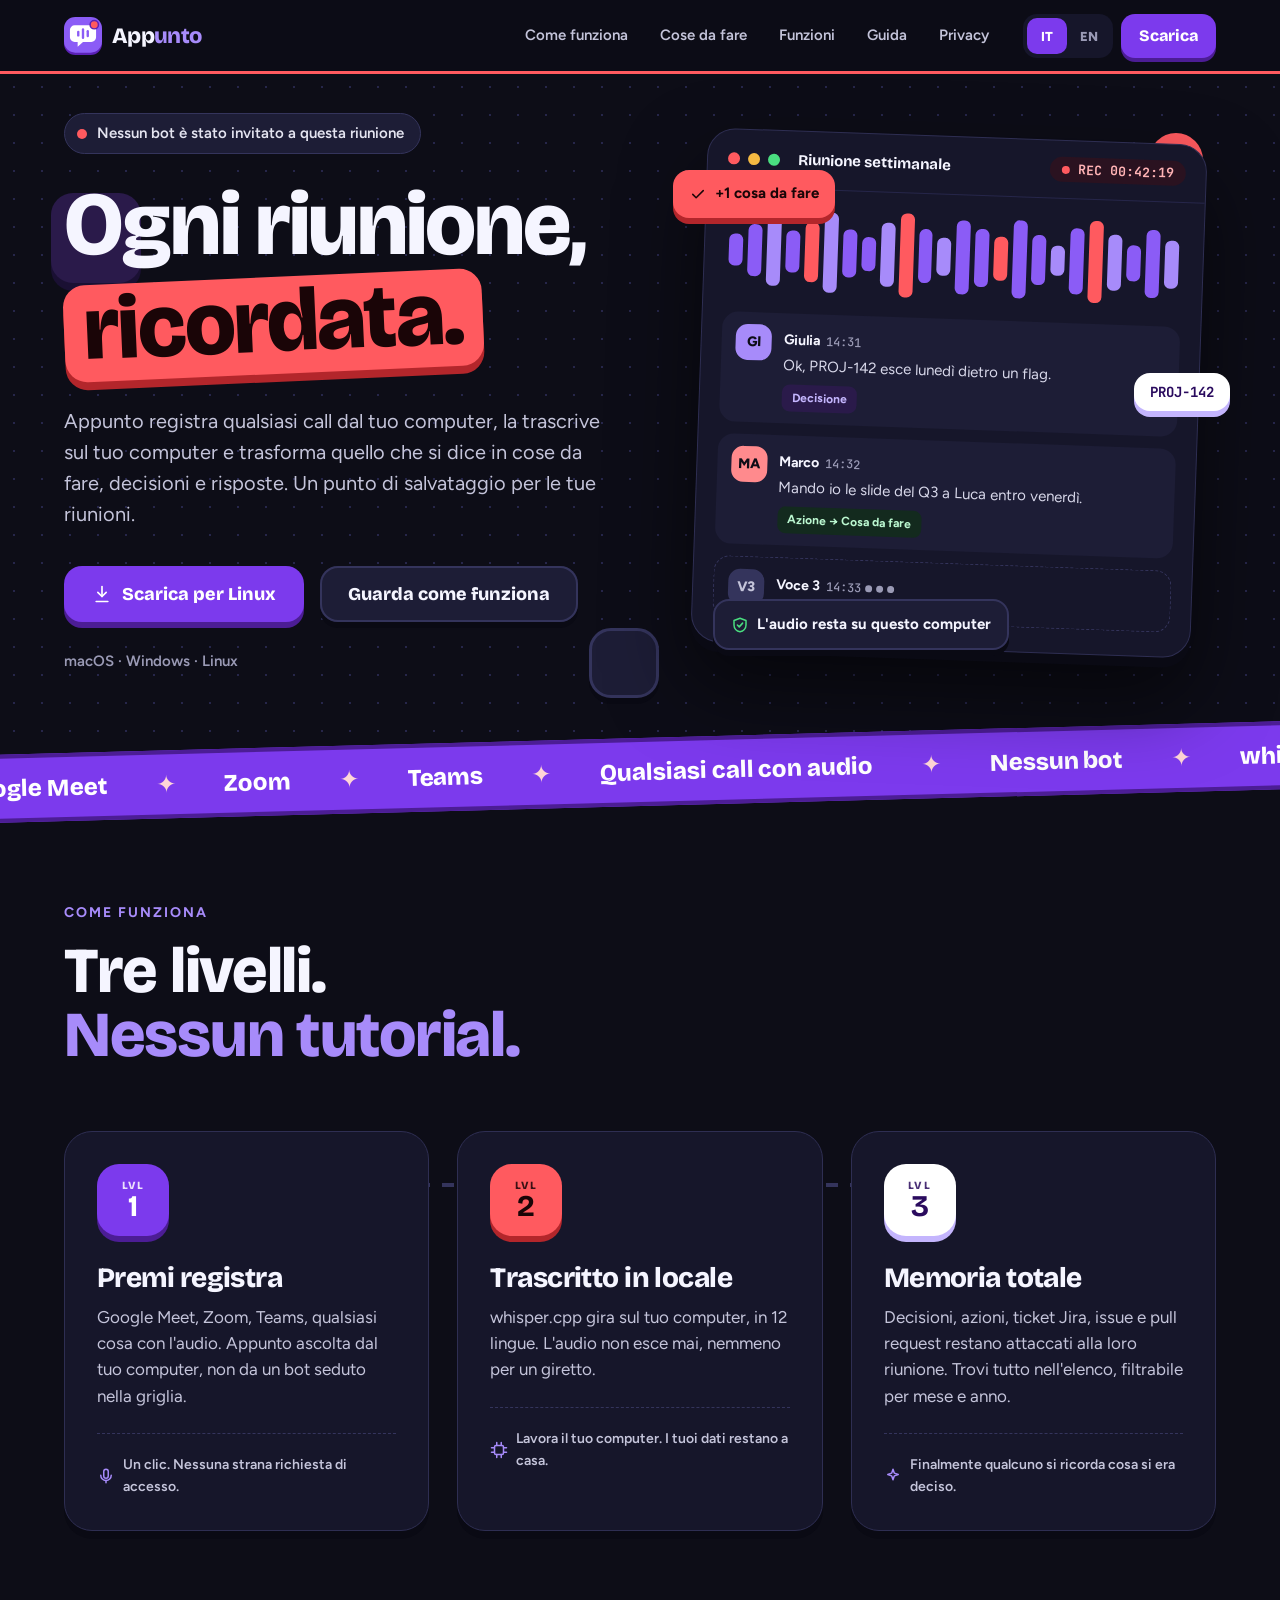
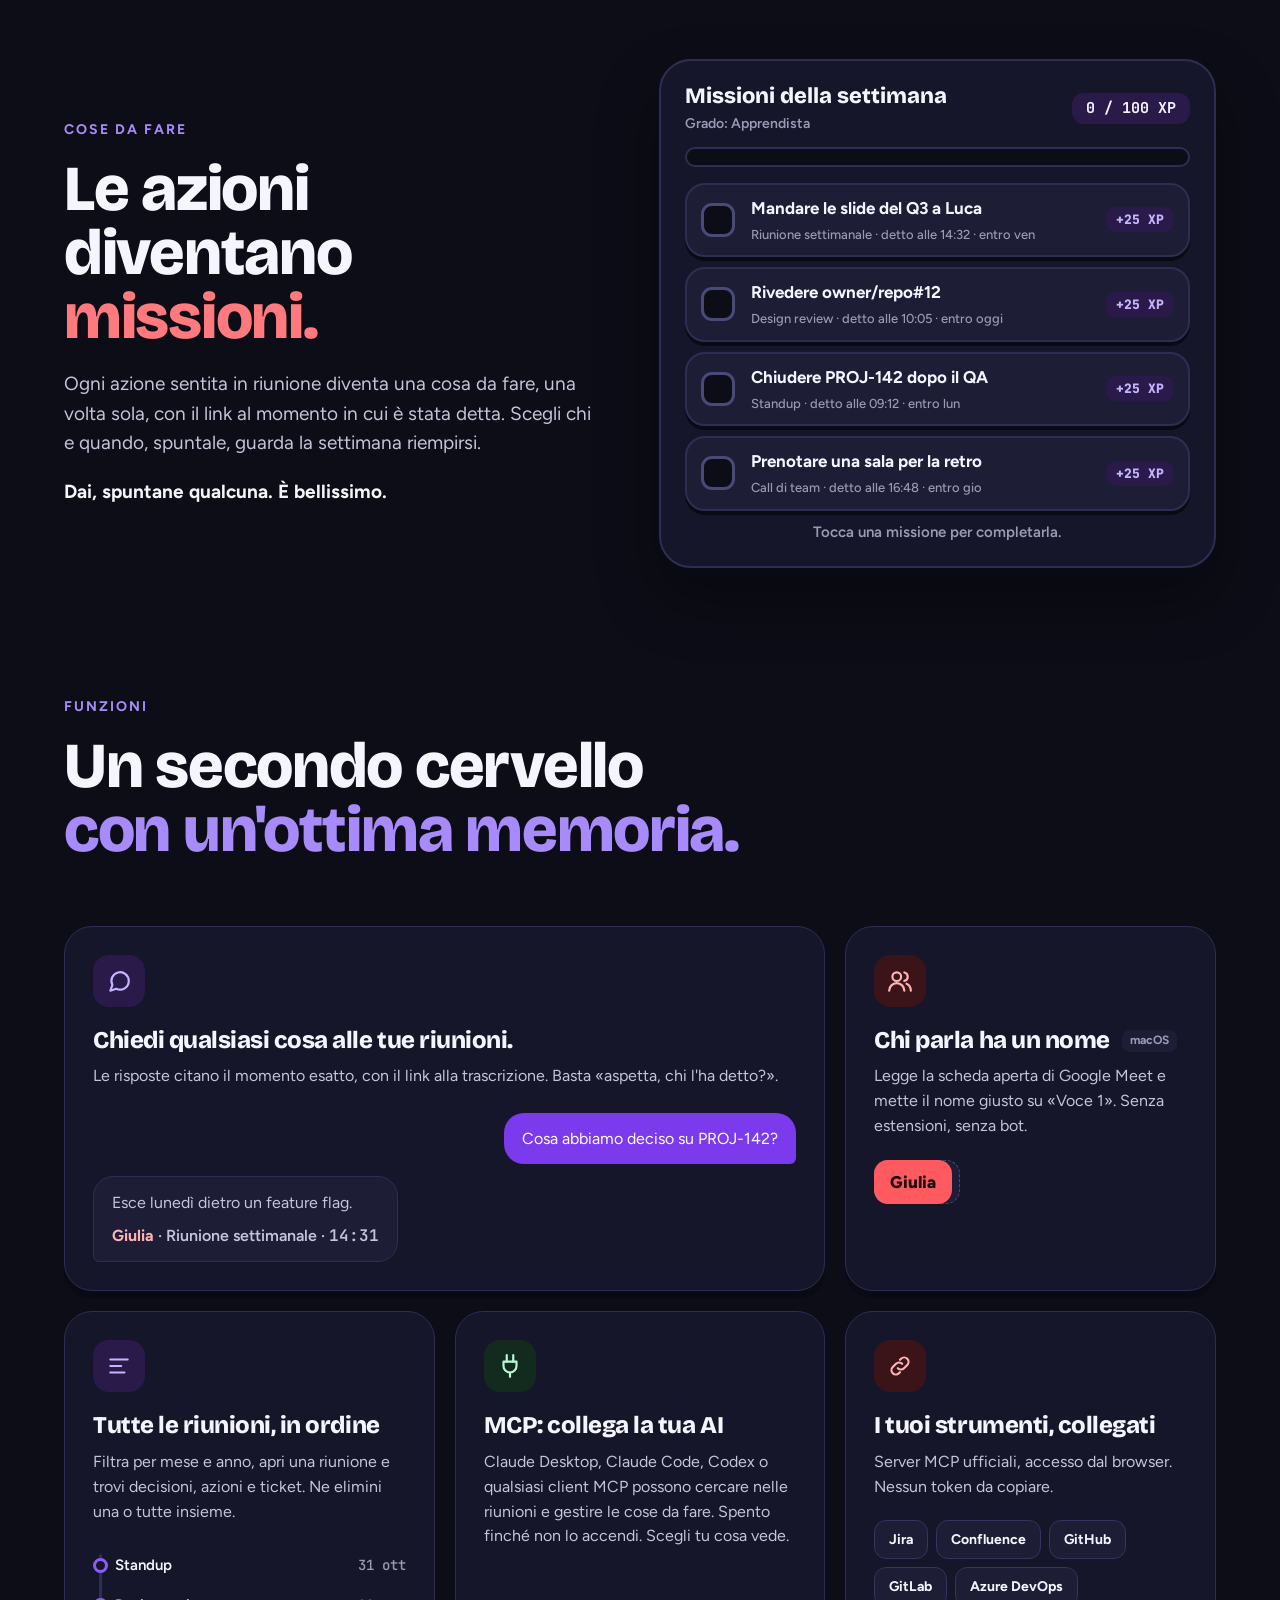
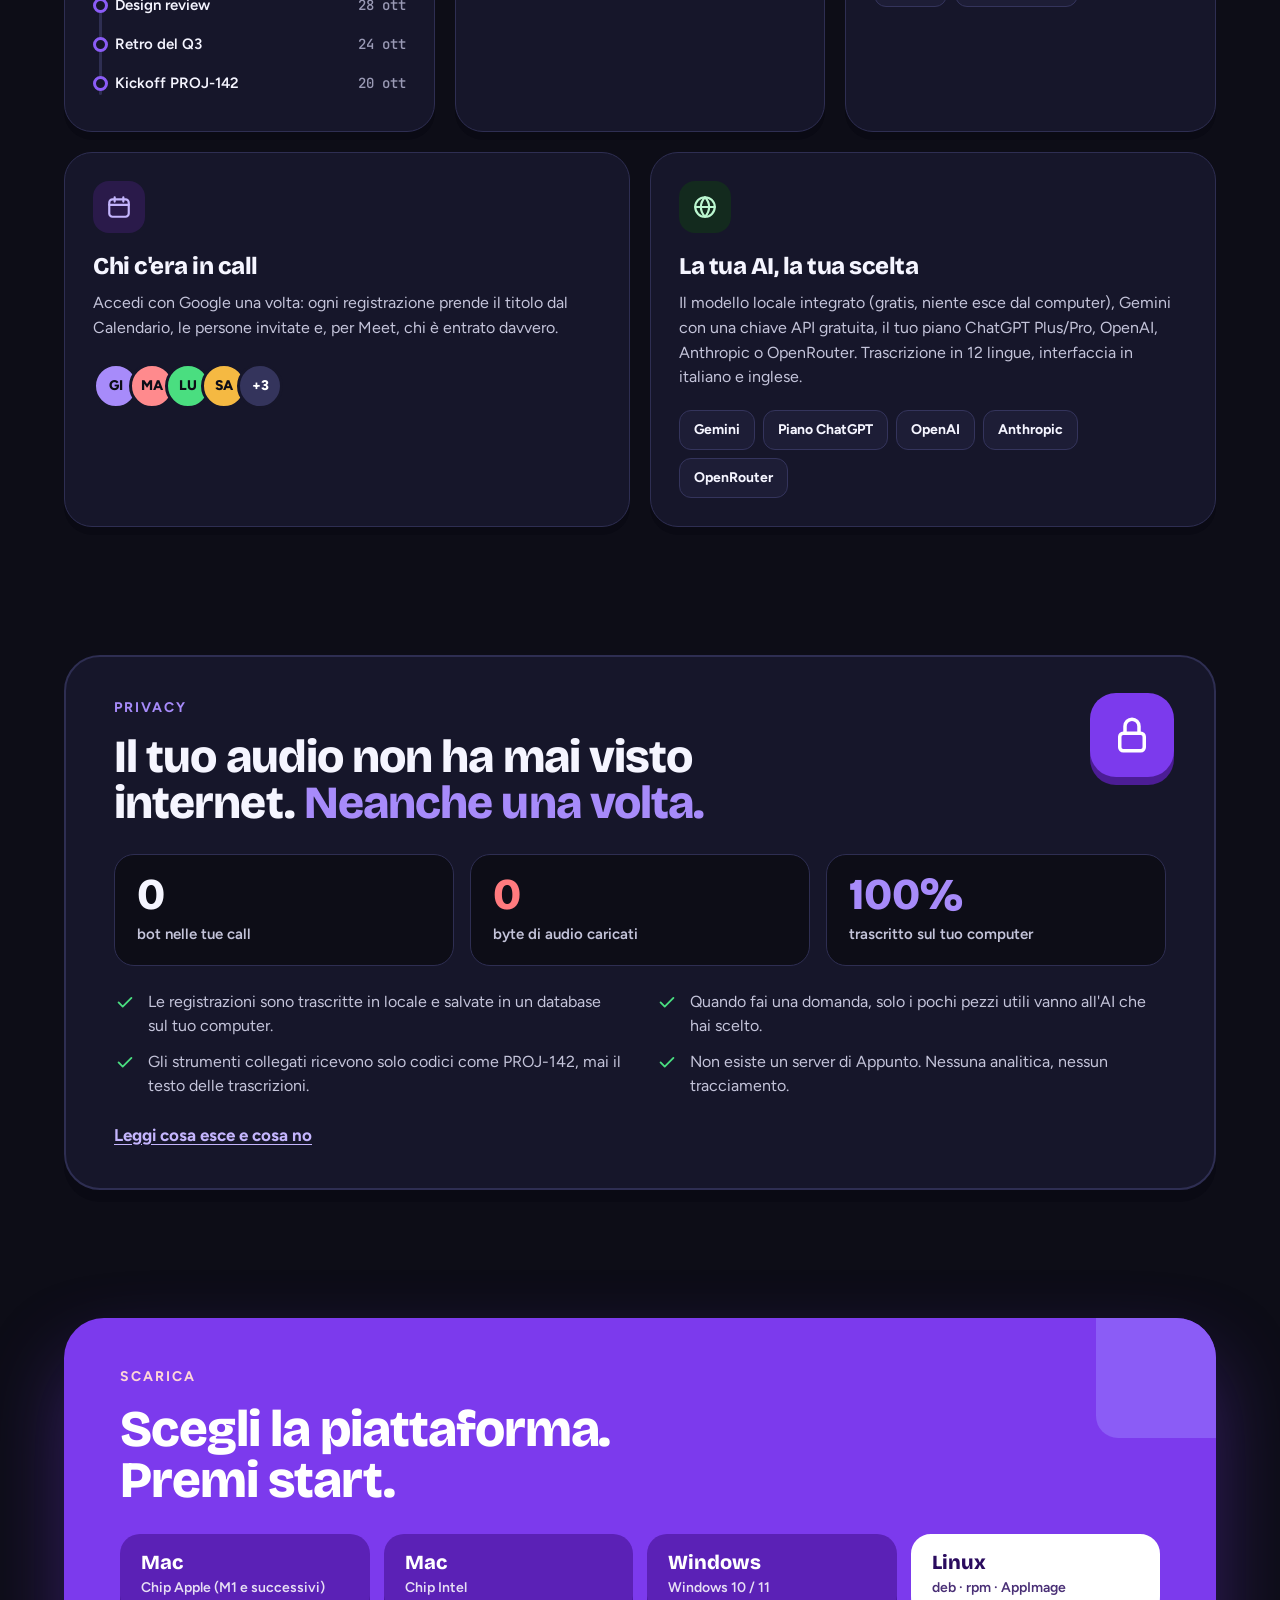
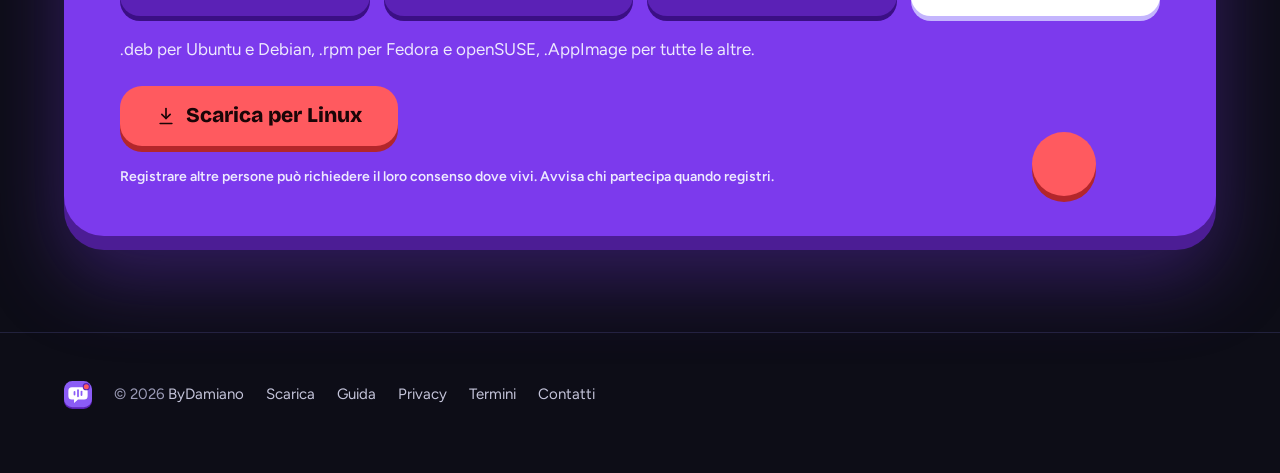
<file: index.html>
<!doctype html>
<html lang="it" data-i18n-page="home">
  <head>
    <meta charset="utf-8" />
    <meta name="viewport" content="width=device-width, initial-scale=1, viewport-fit=cover" />
    <title>Appunto: ogni riunione, ricordata</title>
    <meta name="description" content="Appunto registra le call di Meet, Zoom e Teams su Mac, Windows e Linux, le trascrive sul tuo computer e trasforma quello che si dice in cose da fare, decisioni e risposte. Nessun bot in riunione." />
    <link rel="canonical" href="https://bydamiano.github.io/appunto-site/" />
    <meta name="robots" content="index, follow" />
    <meta name="theme-color" content="#0d0d17" />
    <link rel="icon" href="favicon.ico" sizes="any" />
    <link rel="icon" href="icon.svg" type="image/svg+xml" />
    <link rel="apple-touch-icon" href="apple-touch-icon.png" />
    <link rel="manifest" href="site.webmanifest" />
    <meta property="og:type" content="website" />
    <meta property="og:site_name" content="Appunto" />
    <meta property="og:title" content="Appunto: ogni riunione, ricordata. Nessun bot invitato." />
    <meta property="og:description" content="Registra le call, le trascrive sul tuo computer e trasforma le promesse in cose da fare. Nessun bot in riunione." />
    <meta property="og:url" content="https://bydamiano.github.io/appunto-site/" />
    <meta property="og:image" content="https://bydamiano.github.io/appunto-site/og.png" />
    <meta property="og:image:width" content="1200" />
    <meta property="og:image:height" content="630" />
    <meta property="og:image:alt" content="L'app Appunto mentre registra una riunione e crea le cose da fare" />
    <meta property="og:locale" content="it_IT" />
    <meta property="og:locale:alternate" content="en_US" />
    <meta name="twitter:card" content="summary_large_image" />
    <meta name="twitter:title" content="Appunto: ogni riunione, ricordata. Nessun bot invitato." />
    <meta name="twitter:description" content="Registra le call, le trascrive sul tuo computer e trasforma le promesse in cose da fare. Nessun bot in riunione." />
    <meta name="twitter:image" content="https://bydamiano.github.io/appunto-site/og.png" />
    <link rel="preconnect" href="https://fonts.googleapis.com" />
    <link rel="preconnect" href="https://fonts.gstatic.com" crossorigin />
    <link rel="stylesheet" href="https://fonts.googleapis.com/css2?family=Bricolage+Grotesque:opsz,wght@12..96,500..800&family=Figtree:wght@400;500;600;700;800&family=JetBrains+Mono:wght@500;700&display=swap" />
    <link rel="stylesheet" href="style.css" />
    <script type="application/ld+json">
      {
        "@context": "https://schema.org",
        "@type": "SoftwareApplication",
        "name": "Appunto",
        "description": "Records meetings from Google Meet, Zoom, Teams and any app on your computer, transcribes them locally and turns action items into to-dos. No bot joins the call.",
        "applicationCategory": "BusinessApplication",
        "operatingSystem": "macOS, Windows, Linux",
        "softwareVersion": "1.0.0",
        "url": "https://bydamiano.github.io/appunto-site/",
        "downloadUrl": "https://bydamiano.github.io/appunto-site/download.html",
        "image": "https://bydamiano.github.io/appunto-site/icon-512.png",
        "screenshot": "https://bydamiano.github.io/appunto-site/og.png",
        "inLanguage": ["it", "en"],
        "author": { "@type": "Organization", "name": "ByDamiano", "url": "https://bydamiano.me" }
      }
    </script>
    <script src="site.js" defer></script>
  </head>
  <body>
    <header class="top">
      <div class="wrap top-in">
        <a class="brand" href="./" aria-current="page"><img src="logo.svg" alt="" width="38" height="38" /><span>App<span class="unto">unto</span></span></a>
        <nav class="links" aria-label="Sito" data-i18n-label="nav.label">
          <a href="#come-funziona" data-i18n="nav.how">Come funziona</a>
          <a href="#cose-da-fare" data-i18n="nav.todos">Cose da fare</a>
          <a href="#funzioni" data-i18n="nav.features">Funzioni</a>
          <a href="guide.html" data-i18n="nav.guide">Guida</a>
          <a href="privacy.html" data-i18n="nav.privacy">Privacy</a>
        </nav>
        <div class="top-actions">
          <div class="lang" role="group" aria-label="Lingua" data-i18n-label="lang.label">
            <button type="button" data-lang="it" aria-pressed="true">IT</button>
            <button type="button" data-lang="en" aria-pressed="false">EN</button>
          </div>
          <a class="btn btn-primary btn-sm" href="#scarica" data-i18n="cta.download">Scarica</a>
        </div>
      </div>
      <div class="progress" aria-hidden="true"></div>
    </header>

    <main>
      <!-- Hero -->
      <section class="hero">
        <div class="shape spin-slow" aria-hidden="true" style="width: 90px; height: 90px; left: 4%; top: 120px; background: #2a1a4a; box-shadow: 0 8px 0 #1a1033"></div>
        <div class="shape float d2" aria-hidden="true" style="width: 54px; height: 54px; right: 6%; top: 60px; border-radius: 50%; background: #ff5a5f; box-shadow: 0 6px 0 #b3262b"></div>
        <div class="shape float d3" aria-hidden="true" style="width: 70px; height: 70px; left: 46%; bottom: 40px; background: #1d1d36; border: 3px solid #34345c; box-shadow: 0 6px 0 #0a0a14"></div>

        <div class="wrap hero-grid">
          <div>
            <p class="pill"><span class="pulse"></span><span data-i18n="hero.pill">Nessun bot è stato invitato a questa riunione</span></p>
            <h1><span data-i18n="hero.l1">Ogni riunione,</span><span class="sticker" data-i18n="hero.l2">ricordata.</span></h1>
            <p class="hero-lead" data-i18n="hero.sub">Appunto registra qualsiasi call dal tuo computer, la trascrive sul tuo computer e trasforma quello che si dice in cose da fare, decisioni e risposte. Un punto di salvataggio per le tue riunioni.</p>
            <div class="cta">
              <a class="btn btn-primary" href="#scarica">
                <svg class="ico" viewBox="0 0 24 24" aria-hidden="true"><path d="M12 3v12" /><path d="M7 10l5 5 5-5" /><path d="M5 21h14" /></svg>
                <span data-os-cta>Scarica Appunto</span>
              </a>
              <a class="btn btn-ghost" href="#come-funziona" data-i18n="hero.how">Guarda come funziona</a>
            </div>
            <p class="hero-meta">macOS · Windows · Linux</p>
          </div>

          <div class="hero-art hero-out">
            <figure class="window" aria-label="Esempio: una riunione registrata con Appunto" data-i18n-label="demo.label">
              <div class="win-bar">
                <span class="dot" style="background: #ff5a5f"></span>
                <span class="dot" style="background: #f5b942"></span>
                <span class="dot" style="background: #4ade80"></span>
                <span class="title" data-i18n="demo.title">Riunione settimanale</span>
                <span class="rec"><span class="pulse"></span>REC <span data-timer>00:42:17</span></span>
              </div>
              <div class="wave" aria-hidden="true">
                <i style="--h: 38%; --d: 0s"></i><i style="--h: 62%; --d: -0.13s"></i><i style="--h: 84%; --d: -0.26s"></i><i style="--h: 50%; --d: -0.39s"></i>
                <i style="--h: 72%; --d: -0.52s"></i><i style="--h: 96%; --d: -0.65s"></i><i style="--h: 58%; --d: -0.78s"></i><i style="--h: 40%; --d: -0.91s"></i>
                <i style="--h: 76%; --d: -1.04s"></i><i style="--h: 100%; --d: -0.07s"></i><i style="--h: 64%; --d: -0.2s"></i><i style="--h: 46%; --d: -0.33s"></i>
                <i style="--h: 88%; --d: -0.46s"></i><i style="--h: 70%; --d: -0.59s"></i><i style="--h: 52%; --d: -0.72s"></i><i style="--h: 92%; --d: -0.85s"></i>
                <i style="--h: 60%; --d: -0.98s"></i><i style="--h: 36%; --d: -0.01s"></i><i style="--h: 78%; --d: -0.14s"></i><i style="--h: 98%; --d: -0.27s"></i>
                <i style="--h: 66%; --d: -0.4s"></i><i style="--h: 44%; --d: -0.53s"></i><i style="--h: 82%; --d: -0.66s"></i><i style="--h: 56%; --d: -0.79s"></i>
              </div>
              <div class="lines">
                <div class="line">
                  <span class="avatar" style="background: #a78bfa">GI</span>
                  <div>
                    <span class="who">Giulia</span><span class="when">14:31</span>
                    <p class="said" data-i18n="demo.l1">Ok, PROJ-142 esce lunedì dietro un flag.</p>
                    <span class="tag decision" data-i18n="demo.decision">Decisione</span>
                  </div>
                </div>
                <div class="line">
                  <span class="avatar" style="background: #ff8a8d">MA</span>
                  <div>
                    <span class="who">Marco</span><span class="when">14:32</span>
                    <p class="said" data-i18n="demo.l2">Mando io le slide del Q3 a Luca entro venerdì.</p>
                    <span class="tag todo" data-i18n="demo.todo">Azione → Cosa da fare</span>
                  </div>
                </div>
                <div class="line waiting">
                  <span class="avatar" style="background: #34345c; color: #c4c4da">V3</span>
                  <div>
                    <span class="who" data-i18n="demo.v3">Voce 3</span><span class="when">14:33</span>
                    <div class="typing" aria-hidden="true"><span></span><span></span><span></span></div>
                  </div>
                </div>
              </div>
            </figure>

            <div class="float-chip c1 float" aria-hidden="true">
              <svg class="ico" viewBox="0 0 24 24"><path d="M5 12.5l4.5 4.5L19 7.5" /></svg>
              <span data-i18n="chip.todo">+1 cosa da fare</span>
            </div>
            <div class="float-chip c2 float d2" aria-hidden="true">PROJ-142</div>
            <div class="float-chip c3 float d3" aria-hidden="true">
              <svg class="ico" viewBox="0 0 24 24"><path d="M12 3l8 3v6c0 4.5-3.4 8.3-8 9-4.6-.7-8-4.5-8-9V6z" /><path d="M8.5 12l2.5 2.5 4.5-5" /></svg>
              <span data-i18n="chip.local">L'audio resta su questo computer</span>
            </div>
          </div>
        </div>
      </section>

      <!-- Marquee -->
      <div class="marquee" role="img" aria-label="Funziona con Google Meet, Zoom, Teams e qualsiasi call con audio" data-i18n-label="mq.label">
        <div class="track" aria-hidden="true">
          <span>Google Meet</span><span>Zoom</span><span>Teams</span><span data-i18n="mq.any">Qualsiasi call con audio</span><span data-i18n="mq.bots">Nessun bot</span><span data-i18n="mq.local">whisper.cpp sul tuo computer</span><span data-i18n="mq.langs">12 lingue</span><span>macOS</span><span>Windows</span><span>Linux</span>
          <span>Google Meet</span><span>Zoom</span><span>Teams</span><span data-i18n="mq.any">Qualsiasi call con audio</span><span data-i18n="mq.bots">Nessun bot</span><span data-i18n="mq.local">whisper.cpp sul tuo computer</span><span data-i18n="mq.langs">12 lingue</span><span>macOS</span><span>Windows</span><span>Linux</span>
        </div>
      </div>

      <!-- How it works -->
      <section class="sec" id="come-funziona" aria-labelledby="how-h">
        <div class="wrap">
          <p class="eyebrow reveal" data-i18n="how.eyebrow">Come funziona</p>
          <h2 class="h2 reveal" id="how-h"><span data-i18n="how.h1">Tre livelli.</span><br /><span class="grape" data-i18n="how.h2">Nessun tutorial.</span></h2>
          <ol class="lvl-grid">
            <li class="lvl-path" aria-hidden="true"></li>
            <li class="level pop-in">
              <div class="lvl-badge b1" aria-hidden="true"><small>LVL</small><b>1</b></div>
              <h3 data-i18n="lvl.1.h">Premi registra</h3>
              <p data-i18n="lvl.1.p">Google Meet, Zoom, Teams, qualsiasi cosa con l'audio. Appunto ascolta dal tuo computer, non da un bot seduto nella griglia.</p>
              <p class="lvl-foot">
                <svg class="ico" viewBox="0 0 24 24" aria-hidden="true"><path d="M12 3a3 3 0 0 0-3 3v6a3 3 0 0 0 6 0V6a3 3 0 0 0-3-3z" /><path d="M19 11a7 7 0 0 1-14 0" /><path d="M12 18v3" /></svg>
                <span data-i18n="lvl.1.f">Un clic. Nessuna strana richiesta di accesso.</span>
              </p>
            </li>
            <li class="level pop-in">
              <div class="lvl-badge b2" aria-hidden="true"><small>LVL</small><b>2</b></div>
              <h3 data-i18n="lvl.2.h">Trascritto in locale</h3>
              <p data-i18n="lvl.2.p">whisper.cpp gira sul tuo computer, in 12 lingue. L'audio non esce mai, nemmeno per un giretto.</p>
              <p class="lvl-foot">
                <svg class="ico" viewBox="0 0 24 24" aria-hidden="true"><rect x="6" y="6" width="12" height="12" rx="2" /><path d="M9 2v4M15 2v4M9 18v4M15 18v4M2 9h4M2 15h4M18 9h4M18 15h4" /></svg>
                <span data-i18n="lvl.2.f">Lavora il tuo computer. I tuoi dati restano a casa.</span>
              </p>
            </li>
            <li class="level pop-in">
              <div class="lvl-badge b3" aria-hidden="true"><small>LVL</small><b>3</b></div>
              <h3 data-i18n="lvl.3.h">Memoria totale</h3>
              <p data-i18n="lvl.3.p">Decisioni, azioni, ticket Jira, issue e pull request restano attaccati alla loro riunione. Trovi tutto nell'elenco, filtrabile per mese e anno.</p>
              <p class="lvl-foot">
                <svg class="ico" viewBox="0 0 24 24" aria-hidden="true"><path d="M12 3l1.8 5.2L19 10l-5.2 1.8L12 17l-1.8-5.2L5 10l5.2-1.8z" /></svg>
                <span data-i18n="lvl.3.f">Finalmente qualcuno si ricorda cosa si era deciso.</span>
              </p>
            </li>
          </ol>
        </div>
      </section>

      <!-- To-dos: quest log -->
      <section class="sec tight" id="cose-da-fare" aria-labelledby="todo-h">
        <div class="wrap split">
          <div class="deal-l">
            <p class="eyebrow" data-i18n="todo.eyebrow">Cose da fare</p>
            <h2 class="h2" id="todo-h"><span data-i18n="todo.h1">Le azioni diventano</span> <span class="coral" data-i18n="todo.h2">missioni.</span></h2>
            <p class="sec-sub" data-i18n="todo.p">Ogni azione sentita in riunione diventa una cosa da fare, una volta sola, con il link al momento in cui è stata detta. Scegli chi e quando, spuntale, guarda la settimana riempirsi.</p>
            <p class="sec-sub strong" data-i18n="todo.try">Dai, spuntane qualcuna. È bellissimo.</p>
          </div>

          <div class="board deal-r" data-quests>
            <div class="board-head">
              <div>
                <p class="board-title" data-i18n="todo.board">Missioni della settimana</p>
                <p class="board-rank" data-quest-rank>Grado: Apprendista</p>
              </div>
              <p class="xp"><span data-quest-xp>0</span> / 100 XP</p>
            </div>
            <div class="xp-track" role="progressbar" aria-valuemin="0" aria-valuemax="100" aria-valuenow="0" aria-label="Avanzamento della settimana" data-i18n-label="todo.progress">
              <div class="xp-fill"></div>
            </div>
            <ul class="quests">
              <li><button type="button" class="quest" aria-pressed="false">
                <span class="check"><svg class="ico" viewBox="0 0 24 24" aria-hidden="true"><path d="M5 12.5l4.5 4.5L19 7.5" /></svg></span>
                <span class="q-text"><span class="q-title" data-i18n="q.1.t">Mandare le slide del Q3 a Luca</span><span class="q-meta" data-i18n="q.1.m">Riunione settimanale · detto alle 14:32 · entro ven</span></span>
                <span class="xp-tag">+25 XP</span>
              </button></li>
              <li><button type="button" class="quest" aria-pressed="false">
                <span class="check"><svg class="ico" viewBox="0 0 24 24" aria-hidden="true"><path d="M5 12.5l4.5 4.5L19 7.5" /></svg></span>
                <span class="q-text"><span class="q-title" data-i18n="q.2.t">Rivedere owner/repo#12</span><span class="q-meta" data-i18n="q.2.m">Design review · detto alle 10:05 · entro oggi</span></span>
                <span class="xp-tag">+25 XP</span>
              </button></li>
              <li><button type="button" class="quest" aria-pressed="false">
                <span class="check"><svg class="ico" viewBox="0 0 24 24" aria-hidden="true"><path d="M5 12.5l4.5 4.5L19 7.5" /></svg></span>
                <span class="q-text"><span class="q-title" data-i18n="q.3.t">Chiudere PROJ-142 dopo il QA</span><span class="q-meta" data-i18n="q.3.m">Standup · detto alle 09:12 · entro lun</span></span>
                <span class="xp-tag">+25 XP</span>
              </button></li>
              <li><button type="button" class="quest" aria-pressed="false">
                <span class="check"><svg class="ico" viewBox="0 0 24 24" aria-hidden="true"><path d="M5 12.5l4.5 4.5L19 7.5" /></svg></span>
                <span class="q-text"><span class="q-title" data-i18n="q.4.t">Prenotare una sala per la retro</span><span class="q-meta" data-i18n="q.4.m">Call di team · detto alle 16:48 · entro gio</span></span>
                <span class="xp-tag">+25 XP</span>
              </button></li>
            </ul>
            <p class="q-hint" data-quest-hint aria-live="polite">Tocca una missione per completarla.</p>
            <div class="levelup" data-quest-done hidden>
              <span class="confetti" aria-hidden="true" style="left: 3%; background: #ff5a5f; animation-delay: 0s"></span>
              <span class="confetti" aria-hidden="true" style="left: 10%; background: #a78bfa; animation-delay: 0.37s"></span>
              <span class="confetti" aria-hidden="true" style="left: 17%; background: #4ade80; animation-delay: 0.74s"></span>
              <span class="confetti" aria-hidden="true" style="left: 25%; background: #f5b942; animation-delay: 1.11s"></span>
              <span class="confetti" aria-hidden="true" style="left: 32%; background: #ffffff; animation-delay: 1.48s"></span>
              <span class="confetti" aria-hidden="true" style="left: 40%; background: #8b5cf6; animation-delay: 0.25s"></span>
              <span class="confetti" aria-hidden="true" style="left: 47%; background: #ff8a8d; animation-delay: 0.62s"></span>
              <span class="confetti" aria-hidden="true" style="left: 54%; background: #ff5a5f; animation-delay: 0.99s"></span>
              <span class="confetti" aria-hidden="true" style="left: 61%; background: #a78bfa; animation-delay: 1.36s"></span>
              <span class="confetti" aria-hidden="true" style="left: 69%; background: #4ade80; animation-delay: 0.13s"></span>
              <span class="confetti" aria-hidden="true" style="left: 76%; background: #f5b942; animation-delay: 0.5s"></span>
              <span class="confetti" aria-hidden="true" style="left: 83%; background: #ffffff; animation-delay: 0.87s"></span>
              <span class="confetti" aria-hidden="true" style="left: 90%; background: #8b5cf6; animation-delay: 1.24s"></span>
              <span class="confetti" aria-hidden="true" style="left: 97%; background: #ff8a8d; animation-delay: 0.01s"></span>
              <h3 data-i18n="todo.done.h">Settimana completata!</h3>
              <p data-i18n="todo.done.p">Il te del futuro ringrazia. Forse anche il tuo capo.</p>
              <button type="button" class="btn btn-coral btn-sm" data-quest-reset data-i18n="todo.again">Gioca ancora</button>
            </div>
          </div>
        </div>
      </section>

      <!-- Features -->
      <section class="sec tight" id="funzioni" aria-labelledby="feat-h">
        <div class="wrap">
          <p class="eyebrow reveal" data-i18n="feat.eyebrow">Funzioni</p>
          <h2 class="h2 reveal" id="feat-h"><span data-i18n="feat.h1">Un secondo cervello</span><br /><span class="grape" data-i18n="feat.h2">con un'ottima memoria.</span></h2>
          <div class="bento">
            <article class="feat wide reveal">
              <div class="feat-ico grape"><svg class="ico" viewBox="0 0 24 24" aria-hidden="true"><path d="M21 12a8 8 0 0 1-11.6 7.1L4 21l1.9-5.4A8 8 0 1 1 21 12z" /></svg></div>
              <h3 data-i18n="ask.h">Chiedi qualsiasi cosa alle tue riunioni.</h3>
              <p data-i18n="ask.p">Le risposte citano il momento esatto, con il link alla trascrizione. Basta «aspetta, chi l'ha detto?».</p>
              <div class="chat">
                <p class="bubble me" data-i18n="ask.q">Cosa abbiamo deciso su PROJ-142?</p>
                <div class="bubble app">
                  <p data-i18n="ask.a">Esce lunedì dietro un feature flag.</p>
                  <p class="cite"><b>Giulia</b> · <span data-i18n="demo.title">Riunione settimanale</span> · <span class="mono">14:31</span></p>
                </div>
              </div>
            </article>

            <article class="feat reveal">
              <div class="feat-ico coral"><svg class="ico" viewBox="0 0 24 24" aria-hidden="true"><circle cx="9" cy="8" r="4" /><path d="M2 21c0-3.9 3.1-7 7-7s7 3.1 7 7" /><path d="M16 4.1a4 4 0 0 1 0 7.8M18 14.5c2.4.9 4 3.2 4 6.5" /></svg></div>
              <h3><span data-i18n="names.h">Chi parla ha un nome</span> <span class="kicker">macOS</span></h3>
              <p data-i18n="names.p">Legge la scheda aperta di Google Meet e mette il nome giusto su «Voce 1». Senza estensioni, senza bot.</p>
              <div class="swap" aria-hidden="true"><span class="s-a" data-i18n="names.v1">Voce 1</span><span class="s-b">Giulia</span></div>
            </article>

            <article class="feat reveal">
              <div class="feat-ico grape"><svg class="ico" viewBox="0 0 24 24" aria-hidden="true"><path d="M4 6h16M4 12h10M4 18h13" /></svg></div>
              <h3 data-i18n="tl.h">Tutte le riunioni, in ordine</h3>
              <p data-i18n="tl.p">Filtra per mese e anno, apri una riunione e trovi decisioni, azioni e ticket. Ne elimini una o tutte insieme.</p>
              <ul class="tl">
                <li><span data-i18n="tl.m1">Standup</span><time data-i18n="tl.d1">31 ott</time></li>
                <li><span data-i18n="tl.m2">Design review</span><time data-i18n="tl.d2">28 ott</time></li>
                <li><span data-i18n="tl.m3">Retro del Q3</span><time data-i18n="tl.d3">24 ott</time></li>
                <li><span data-i18n="tl.m4">Kickoff PROJ-142</span><time data-i18n="tl.d4">20 ott</time></li>
              </ul>
            </article>

            <article class="feat reveal">
              <div class="feat-ico mint"><svg class="ico" viewBox="0 0 24 24" aria-hidden="true"><path d="M9 2v6M15 2v6" /><path d="M6 8h12v4a6 6 0 0 1-12 0z" /><path d="M12 18v4" /></svg></div>
              <h3 data-i18n="ai.h">MCP: collega la tua AI</h3>
              <p data-i18n="ai.p">Claude Desktop, Claude Code, Codex o qualsiasi client MCP possono cercare nelle riunioni e gestire le cose da fare. Spento finché non lo accendi. Scegli tu cosa vede.</p>
            </article>

            <article class="feat reveal">
              <div class="feat-ico coral"><svg class="ico" viewBox="0 0 24 24" aria-hidden="true"><path d="M10 14a4 4 0 0 0 5.7 0l3-3a4 4 0 0 0-5.7-5.7l-1 1" /><path d="M14 10a4 4 0 0 0-5.7 0l-3 3a4 4 0 0 0 5.7 5.7l1-1" /></svg></div>
              <h3 data-i18n="tools.h">I tuoi strumenti, collegati</h3>
              <p data-i18n="tools.p">Server MCP ufficiali, accesso dal browser. Nessun token da copiare.</p>
              <ul class="pills"><li>Jira</li><li>Confluence</li><li>GitHub</li><li>GitLab</li><li>Azure DevOps</li></ul>
            </article>

            <article class="feat half reveal">
              <div class="feat-ico grape"><svg class="ico" viewBox="0 0 24 24" aria-hidden="true"><rect x="3" y="5" width="18" height="16" rx="3" /><path d="M3 10h18M8 3v4M16 3v4" /></svg></div>
              <h3 data-i18n="who.h">Chi c'era in call</h3>
              <p data-i18n="who.p">Accedi con Google una volta: ogni registrazione prende il titolo dal Calendario, le persone invitate e, per Meet, chi è entrato davvero.</p>
              <div class="avatars" aria-hidden="true">
                <span style="background: #a78bfa">GI</span><span style="background: #ff8a8d">MA</span><span style="background: #4ade80">LU</span><span style="background: #f5b942">SA</span><span style="background: #34345c; color: #fff">+3</span>
              </div>
            </article>

            <article class="feat half reveal">
              <div class="feat-ico mint"><svg class="ico" viewBox="0 0 24 24" aria-hidden="true"><circle cx="12" cy="12" r="9" /><path d="M3 12h18M12 3c2.5 2.7 3.8 5.7 3.8 9s-1.3 6.3-3.8 9c-2.5-2.7-3.8-5.7-3.8-9S9.5 5.7 12 3z" /></svg></div>
              <h3 data-i18n="prov.h">La tua AI, la tua scelta</h3>
              <p data-i18n="prov.p">Gemini con una chiave API gratuita, il tuo piano ChatGPT Plus/Pro, OpenAI, Anthropic o OpenRouter. Trascrizione in 12 lingue, interfaccia in italiano e inglese.</p>
              <ul class="pills"><li>Gemini</li><li data-i18n="prov.chatgpt">Piano ChatGPT</li><li>OpenAI</li><li>Anthropic</li><li>OpenRouter</li></ul>
            </article>
          </div>
        </div>
      </section>

      <!-- Privacy -->
      <section class="sec tight" id="privacy" aria-labelledby="priv-h">
        <div class="wrap">
          <div class="vault pop-in">
            <div class="shield float" aria-hidden="true"><svg class="ico" viewBox="0 0 24 24"><rect x="5" y="11" width="14" height="10" rx="2" /><path d="M8 11V7a4 4 0 0 1 8 0v4" /></svg></div>
            <p class="eyebrow">Privacy</p>
            <h2 class="h2" id="priv-h"><span data-i18n="priv.h1">Il tuo audio non ha mai visto internet.</span> <span class="grape" data-i18n="priv.h2">Neanche una volta.</span></h2>
            <ul class="stats">
              <li class="stat reveal"><b>0</b><span data-i18n="priv.s1">bot nelle tue call</span></li>
              <li class="stat reveal"><b class="coral">0</b><span data-i18n="priv.s2">byte di audio caricati</span></li>
              <li class="stat reveal"><b class="grape">100%</b><span data-i18n="priv.s3">trascritto sul tuo computer</span></li>
            </ul>
            <ul class="vault-facts">
              <li><svg class="ico" viewBox="0 0 24 24" aria-hidden="true"><path d="M5 12.5l4.5 4.5L19 7.5" /></svg><span data-i18n="priv.f1">Le registrazioni sono trascritte in locale e salvate in un database sul tuo computer.</span></li>
              <li><svg class="ico" viewBox="0 0 24 24" aria-hidden="true"><path d="M5 12.5l4.5 4.5L19 7.5" /></svg><span data-i18n="priv.f2">Quando fai una domanda, solo i pochi pezzi utili vanno all'AI che hai scelto.</span></li>
              <li><svg class="ico" viewBox="0 0 24 24" aria-hidden="true"><path d="M5 12.5l4.5 4.5L19 7.5" /></svg><span data-i18n="priv.f3">Gli strumenti collegati ricevono solo codici come PROJ-142, mai il testo delle trascrizioni.</span></li>
              <li><svg class="ico" viewBox="0 0 24 24" aria-hidden="true"><path d="M5 12.5l4.5 4.5L19 7.5" /></svg><span data-i18n="priv.f4">Non esiste un server di Appunto. Nessuna analitica, nessun tracciamento.</span></li>
            </ul>
            <a class="more" href="privacy.html" data-i18n="priv.more">Leggi cosa esce e cosa no</a>
          </div>
        </div>
      </section>

      <!-- Download -->
      <section class="sec tight" id="scarica" aria-labelledby="dl-h">
        <div class="wrap">
          <div class="dl pop-in" data-picker>
            <div class="shape spin-slow" aria-hidden="true" style="width: 160px; height: 160px; right: -40px; top: -40px; background: #8b5cf6"></div>
            <div class="shape float" aria-hidden="true" style="width: 64px; height: 64px; right: 120px; bottom: 40px; border-radius: 50%; background: #ff5a5f; box-shadow: 0 6px 0 #b3262b"></div>
            <p class="eyebrow" data-i18n="pick.eyebrow">Scarica</p>
            <h2 class="h2" id="dl-h"><span data-i18n="pick.h1">Scegli la piattaforma.</span><br /><span data-i18n="pick.h2">Premi start.</span></h2>
            <div class="tabs" role="group" aria-label="Piattaforma" data-i18n-label="pick.label">
              <button type="button" class="tab" data-platform="mac-arm" aria-pressed="true"><b>Mac</b><span data-i18n="pick.mac-arm">Chip Apple (M1 e successivi)</span></button>
              <button type="button" class="tab" data-platform="mac-intel" aria-pressed="false"><b>Mac</b><span data-i18n="pick.mac-intel">Chip Intel</span></button>
              <button type="button" class="tab" data-platform="windows" aria-pressed="false"><b>Windows</b><span>Windows 10 / 11</span></button>
              <button type="button" class="tab" data-platform="linux" aria-pressed="false"><b>Linux</b><span>deb · rpm · AppImage</span></button>
            </div>
            <p class="dl-hint" data-pick-hint aria-live="polite"></p>
            <a class="btn btn-coral btn-lg" href="download.html">
              <svg class="ico" viewBox="0 0 24 24" aria-hidden="true"><path d="M12 3v12" /><path d="M7 10l5 5 5-5" /><path d="M5 21h14" /></svg>
              <span data-pick-cta>Scarica per Mac</span>
            </a>
            <p class="dl-note" data-i18n="pick.consent">Registrare altre persone può richiedere il loro consenso dove vivi. Avvisa chi partecipa quando registri.</p>
          </div>
        </div>
      </section>
    </main>

    <footer>
      <div class="wrap">
        <img src="logo.svg" alt="" width="28" height="28" />
        <span>© 2026 <a href="https://bydamiano.me">ByDamiano</a></span>
        <a href="download.html" data-i18n="nav.download">Scarica</a>
        <a href="guide.html" data-i18n="nav.guide">Guida</a>
        <a href="privacy.html" data-i18n="nav.privacy">Privacy</a>
        <a href="terms.html" data-i18n="nav.terms">Termini</a>
        <a href="mailto:bydamiano07@gmail.com" data-i18n="foot.contact">Contatti</a>
      </div>
    </footer>
  </body>
</html>
</file>
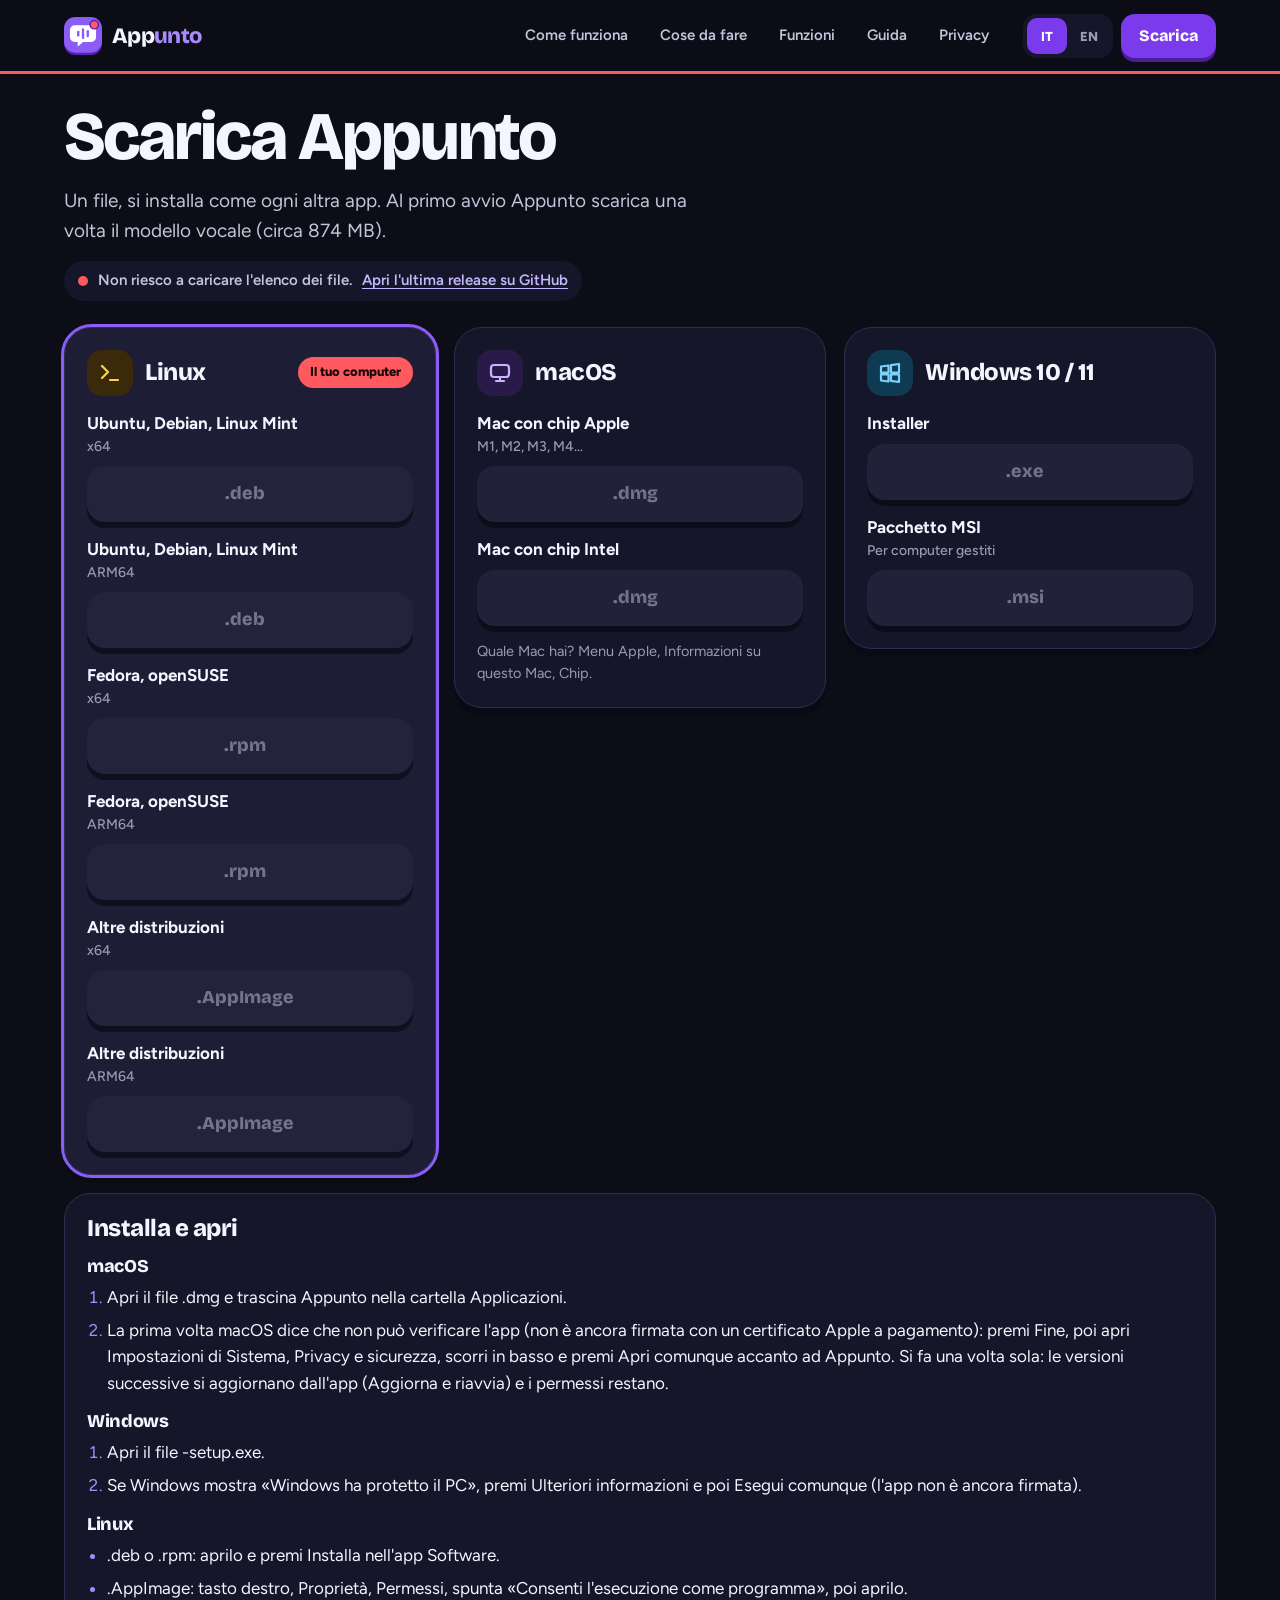
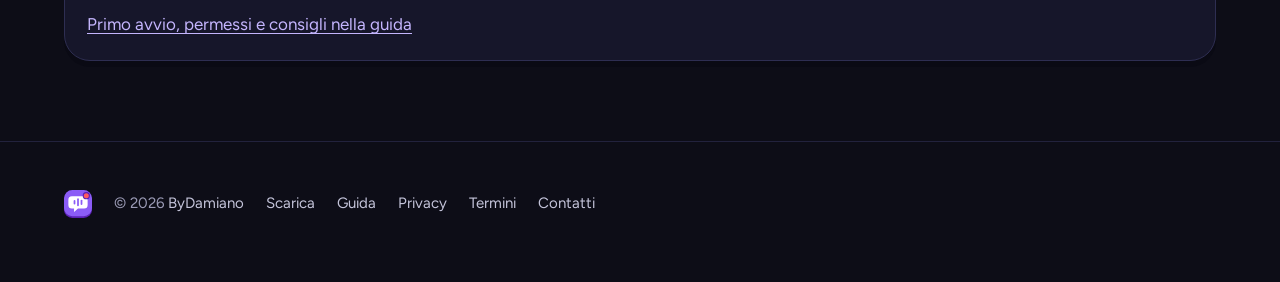
<file: download.html>
<!doctype html>
<html lang="it" data-i18n-page="dl">
  <head>
    <meta charset="utf-8" />
    <meta name="viewport" content="width=device-width, initial-scale=1, viewport-fit=cover" />
    <title>Scarica Appunto per Mac, Windows e Linux</title>
    <meta name="description" content="Scarica Appunto per macOS (Apple e Intel), Windows 10/11 e Linux: un file, si installa come ogni altra app." />
    <link rel="canonical" href="https://bydamiano.github.io/appunto-site/download.html" />
    <meta name="robots" content="index, follow" />
    <meta name="theme-color" content="#0d0d17" />
    <link rel="icon" href="favicon.ico" sizes="any" />
    <link rel="icon" href="icon.svg" type="image/svg+xml" />
    <link rel="apple-touch-icon" href="apple-touch-icon.png" />
    <link rel="manifest" href="site.webmanifest" />
    <meta property="og:type" content="website" />
    <meta property="og:site_name" content="Appunto" />
    <meta property="og:title" content="Scarica Appunto per Mac, Windows e Linux" />
    <meta property="og:description" content="Un file, si installa come ogni altra app. Registra le call e le trascrive sul tuo computer." />
    <meta property="og:url" content="https://bydamiano.github.io/appunto-site/download.html" />
    <meta property="og:image" content="https://bydamiano.github.io/appunto-site/og.png" />
    <meta property="og:image:width" content="1200" />
    <meta property="og:image:height" content="630" />
    <meta property="og:image:alt" content="L'app Appunto mentre registra una riunione e crea le cose da fare" />
    <meta property="og:locale" content="it_IT" />
    <meta property="og:locale:alternate" content="en_US" />
    <meta name="twitter:card" content="summary_large_image" />
    <meta name="twitter:title" content="Scarica Appunto per Mac, Windows e Linux" />
    <meta name="twitter:description" content="Un file, si installa come ogni altra app. Registra le call e le trascrive sul tuo computer." />
    <meta name="twitter:image" content="https://bydamiano.github.io/appunto-site/og.png" />
    <link rel="preconnect" href="https://fonts.googleapis.com" />
    <link rel="preconnect" href="https://fonts.gstatic.com" crossorigin />
    <link rel="stylesheet" href="https://fonts.googleapis.com/css2?family=Bricolage+Grotesque:opsz,wght@12..96,500..800&family=Figtree:wght@400;500;600;700;800&family=JetBrains+Mono:wght@500;700&display=swap" />
    <link rel="stylesheet" href="style.css" />
    <script src="site.js" defer></script>
  </head>
  <body>
    <header class="top">
      <div class="wrap top-in">
        <a class="brand" href="./"><img src="logo.svg" alt="" width="38" height="38" /><span>App<span class="unto">unto</span></span></a>
        <nav class="links" aria-label="Sito" data-i18n-label="nav.label">
          <a href="./#come-funziona" data-i18n="nav.how">Come funziona</a>
          <a href="./#cose-da-fare" data-i18n="nav.todos">Cose da fare</a>
          <a href="./#funzioni" data-i18n="nav.features">Funzioni</a>
          <a href="guide.html" data-i18n="nav.guide">Guida</a>
          <a href="privacy.html" data-i18n="nav.privacy">Privacy</a>
        </nav>
        <div class="top-actions">
          <div class="lang" role="group" aria-label="Lingua" data-i18n-label="lang.label">
            <button type="button" data-lang="it" aria-pressed="true">IT</button>
            <button type="button" data-lang="en" aria-pressed="false">EN</button>
          </div>
          <a class="btn btn-primary btn-sm" href="download.html" aria-current="page" data-i18n="cta.download">Scarica</a>
        </div>
      </div>
      <div class="progress" aria-hidden="true"></div>
    </header>

    <main class="wrap page">
      <h1 data-i18n="dl.h">Scarica Appunto</h1>
      <p class="lead" data-i18n="dl.lead">Un file, si installa come ogni altra app. Al primo avvio Appunto scarica una volta il modello vocale (circa 874 MB).</p>
      <p class="status" role="status" data-release-status>Cerco l'ultima versione…</p>
      <noscript><p class="lead"><a href="https://github.com/bydamiano/appunto-site/releases/latest">GitHub releases</a></p></noscript>

      <div class="os-grid">
        <section class="os" data-os="mac" aria-labelledby="os-mac">
          <div class="os-head">
            <span class="tile grape"><svg viewBox="0 0 24 24" fill="none" stroke="currentColor" stroke-width="2.2" stroke-linecap="round" stroke-linejoin="round" aria-hidden="true"><rect x="3" y="4" width="18" height="12" rx="3" /><path d="M8 20h8M12 16v4" /></svg></span>
            <h2 id="os-mac">macOS</h2>
            <span class="you" hidden data-i18n="dl.you">Il tuo computer</span>
          </div>
          <ul class="dl-list">
            <li><span class="what"><span data-i18n="dl.mac.arm">Mac con chip Apple</span><small data-i18n="dl.mac.arm.s">M1, M2, M3, M4…</small></span><a class="btn btn-primary" data-asset="mac-arm" aria-disabled="true">.dmg <span class="size"></span></a></li>
            <li><span class="what" data-i18n="dl.mac.intel">Mac con chip Intel</span><a class="btn" data-asset="mac-intel" aria-disabled="true">.dmg <span class="size"></span></a></li>
          </ul>
          <p class="hint" data-i18n="dl.mac.hint">Quale Mac hai? Menu Apple, Informazioni su questo Mac, Chip.</p>
        </section>

        <section class="os" data-os="windows" aria-labelledby="os-win">
          <div class="os-head">
            <span class="tile sky"><svg viewBox="0 0 24 24" fill="none" stroke="currentColor" stroke-width="2.2" stroke-linejoin="round" aria-hidden="true"><path d="M3 5.5l7.5-1v7H3zM13 4.2L21 3v8.5h-8zM3 13.5h7.5v7L3 19.5zM13 13.5h8V21l-8-1.2z" /></svg></span>
            <h2 id="os-win">Windows 10 / 11</h2>
            <span class="you" hidden data-i18n="dl.you">Il tuo computer</span>
          </div>
          <ul class="dl-list">
            <li><span class="what" data-i18n="dl.win.exe">Installer</span><a class="btn btn-primary" data-asset="win-exe" aria-disabled="true">.exe <span class="size"></span></a></li>
            <li><span class="what"><span data-i18n="dl.win.msi">Pacchetto MSI</span><small data-i18n="dl.win.msi.s">Per computer gestiti</small></span><a class="btn" data-asset="win-msi" aria-disabled="true">.msi <span class="size"></span></a></li>
          </ul>
        </section>

        <section class="os" data-os="linux" aria-labelledby="os-linux">
          <div class="os-head">
            <span class="tile amber"><svg viewBox="0 0 24 24" fill="none" stroke="currentColor" stroke-width="2.2" stroke-linecap="round" stroke-linejoin="round" aria-hidden="true"><path d="M4 17l6-6-6-6M12 19h8" /></svg></span>
            <h2 id="os-linux">Linux</h2>
            <span class="you" hidden data-i18n="dl.you">Il tuo computer</span>
          </div>
          <ul class="dl-list">
            <li><span class="what"><span data-i18n="dl.deb">Ubuntu, Debian, Linux Mint</span><small>x64</small></span><a class="btn btn-primary" data-asset="deb-x64" aria-disabled="true">.deb <span class="size"></span></a></li>
            <li><span class="what"><span data-i18n="dl.deb">Ubuntu, Debian, Linux Mint</span><small>ARM64</small></span><a class="btn" data-asset="deb-arm" aria-disabled="true">.deb <span class="size"></span></a></li>
            <li><span class="what"><span data-i18n="dl.rpm">Fedora, openSUSE</span><small>x64</small></span><a class="btn" data-asset="rpm-x64" aria-disabled="true">.rpm <span class="size"></span></a></li>
            <li><span class="what"><span data-i18n="dl.rpm">Fedora, openSUSE</span><small>ARM64</small></span><a class="btn" data-asset="rpm-arm" aria-disabled="true">.rpm <span class="size"></span></a></li>
            <li><span class="what"><span data-i18n="dl.appimage">Altre distribuzioni</span><small>x64</small></span><a class="btn" data-asset="appimage-x64" aria-disabled="true">.AppImage <span class="size"></span></a></li>
            <li><span class="what"><span data-i18n="dl.appimage">Altre distribuzioni</span><small>ARM64</small></span><a class="btn" data-asset="appimage-arm" aria-disabled="true">.AppImage <span class="size"></span></a></li>
          </ul>
        </section>
      </div>

      <section class="card" aria-labelledby="install-h">
        <h2 id="install-h" data-i18n="dl.install.h">Installa e apri</h2>
        <h3>macOS</h3>
        <ol>
          <li data-i18n="dl.i.mac.1">Apri il file .dmg e trascina Appunto nella cartella Applicazioni.</li>
          <li data-i18n="dl.i.mac.2">La prima volta macOS dice che non può verificare l'app (non è ancora firmata con un certificato Apple a pagamento): premi Fine, poi apri Impostazioni di Sistema, Privacy e sicurezza, scorri in basso e premi Apri comunque accanto ad Appunto. Si fa una volta sola: le versioni successive si aggiornano dall'app (Aggiorna e riavvia) e i permessi restano.</li>
        </ol>
        <h3>Windows</h3>
        <ol>
          <li data-i18n="dl.i.win.1">Apri il file -setup.exe.</li>
          <li data-i18n="dl.i.win.2">Se Windows mostra «Windows ha protetto il PC», premi Ulteriori informazioni e poi Esegui comunque (l'app non è ancora firmata).</li>
        </ol>
        <h3>Linux</h3>
        <ul>
          <li data-i18n="dl.i.linux.1">.deb o .rpm: aprilo e premi Installa nell'app Software.</li>
          <li data-i18n="dl.i.linux.2">.AppImage: tasto destro, Proprietà, Permessi, spunta «Consenti l'esecuzione come programma», poi aprilo.</li>
        </ul>
        <p><a href="guide.html#first-start" data-i18n="dl.guide">Primo avvio, permessi e consigli nella guida</a></p>
      </section>
    </main>

    <footer>
      <div class="wrap">
        <img src="logo.svg" alt="" width="28" height="28" />
        <span>© 2026 <a href="https://bydamiano.me">ByDamiano</a></span>
        <a href="download.html" aria-current="page" data-i18n="nav.download">Scarica</a>
        <a href="guide.html" data-i18n="nav.guide">Guida</a>
        <a href="privacy.html" data-i18n="nav.privacy">Privacy</a>
        <a href="terms.html" data-i18n="nav.terms">Termini</a>
        <a href="mailto:bydamiano07@gmail.com" data-i18n="foot.contact">Contatti</a>
      </div>
    </footer>
  </body>
</html>
</file>
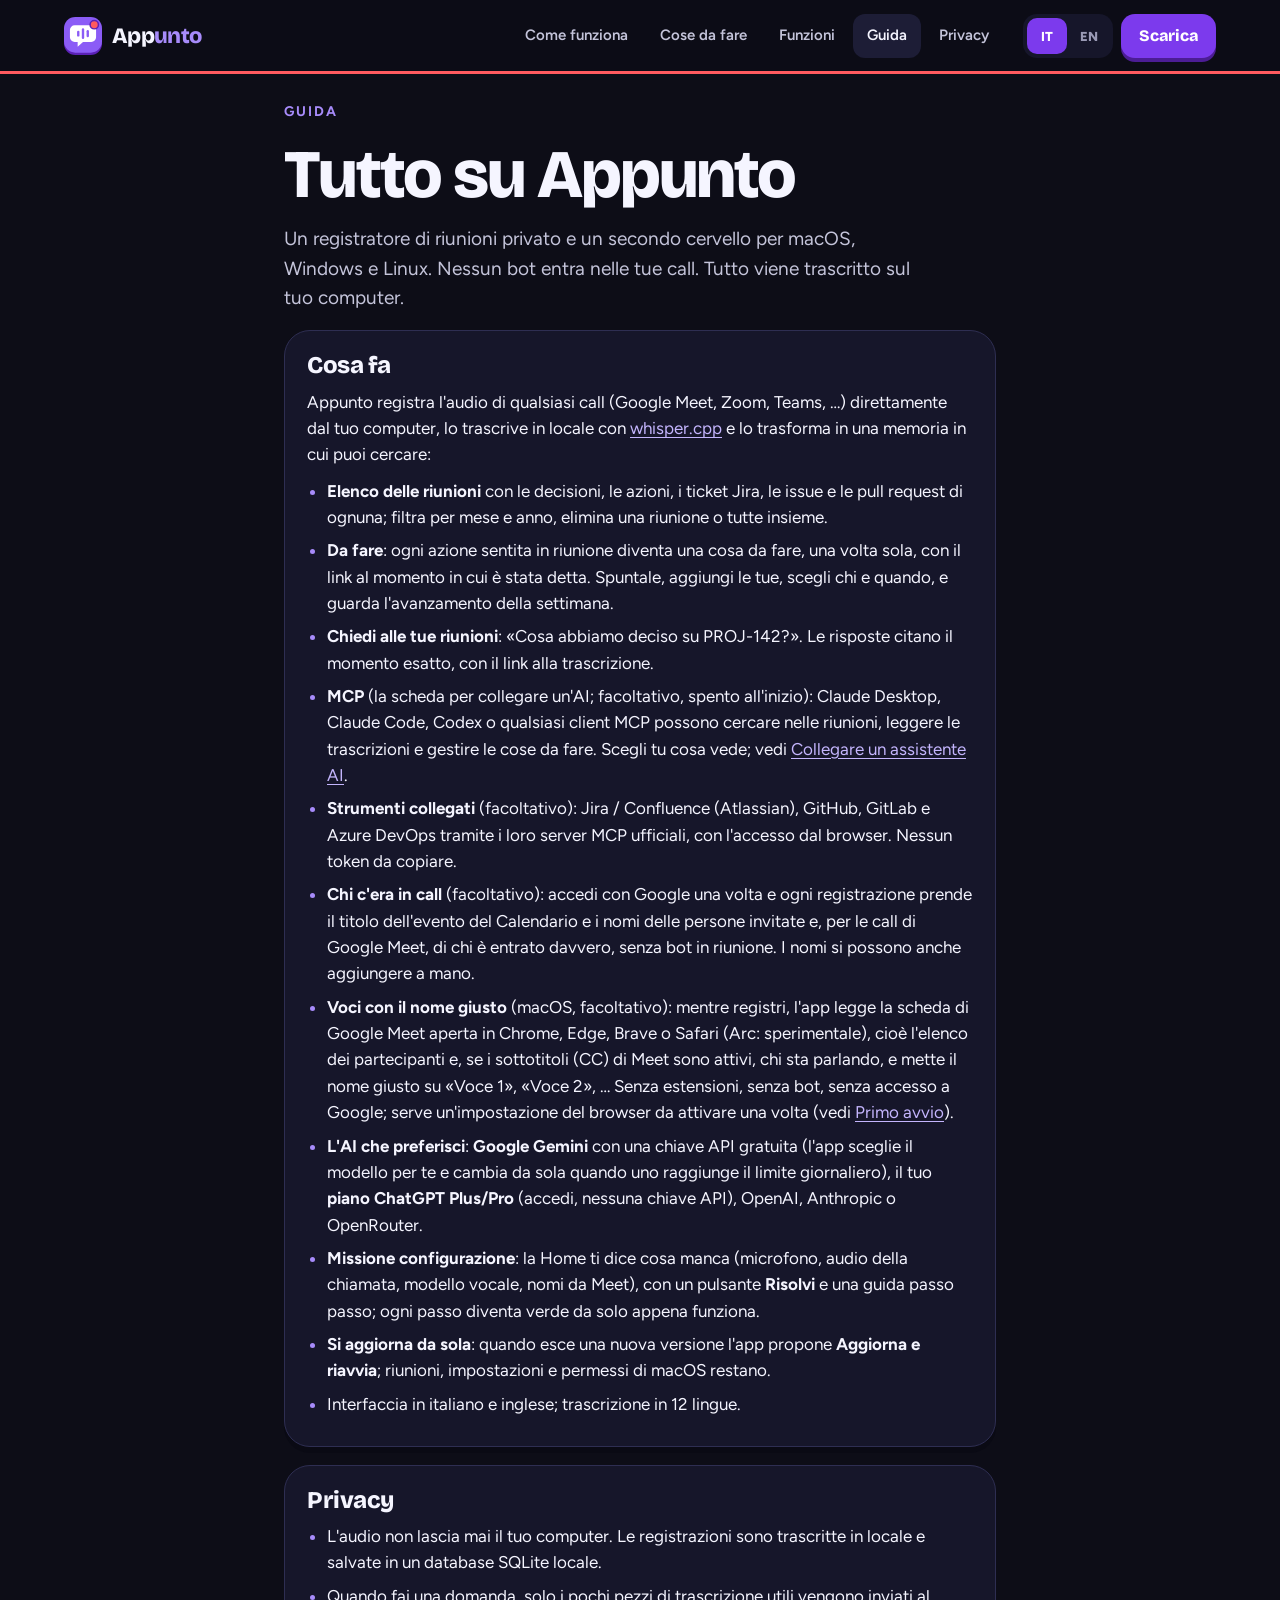
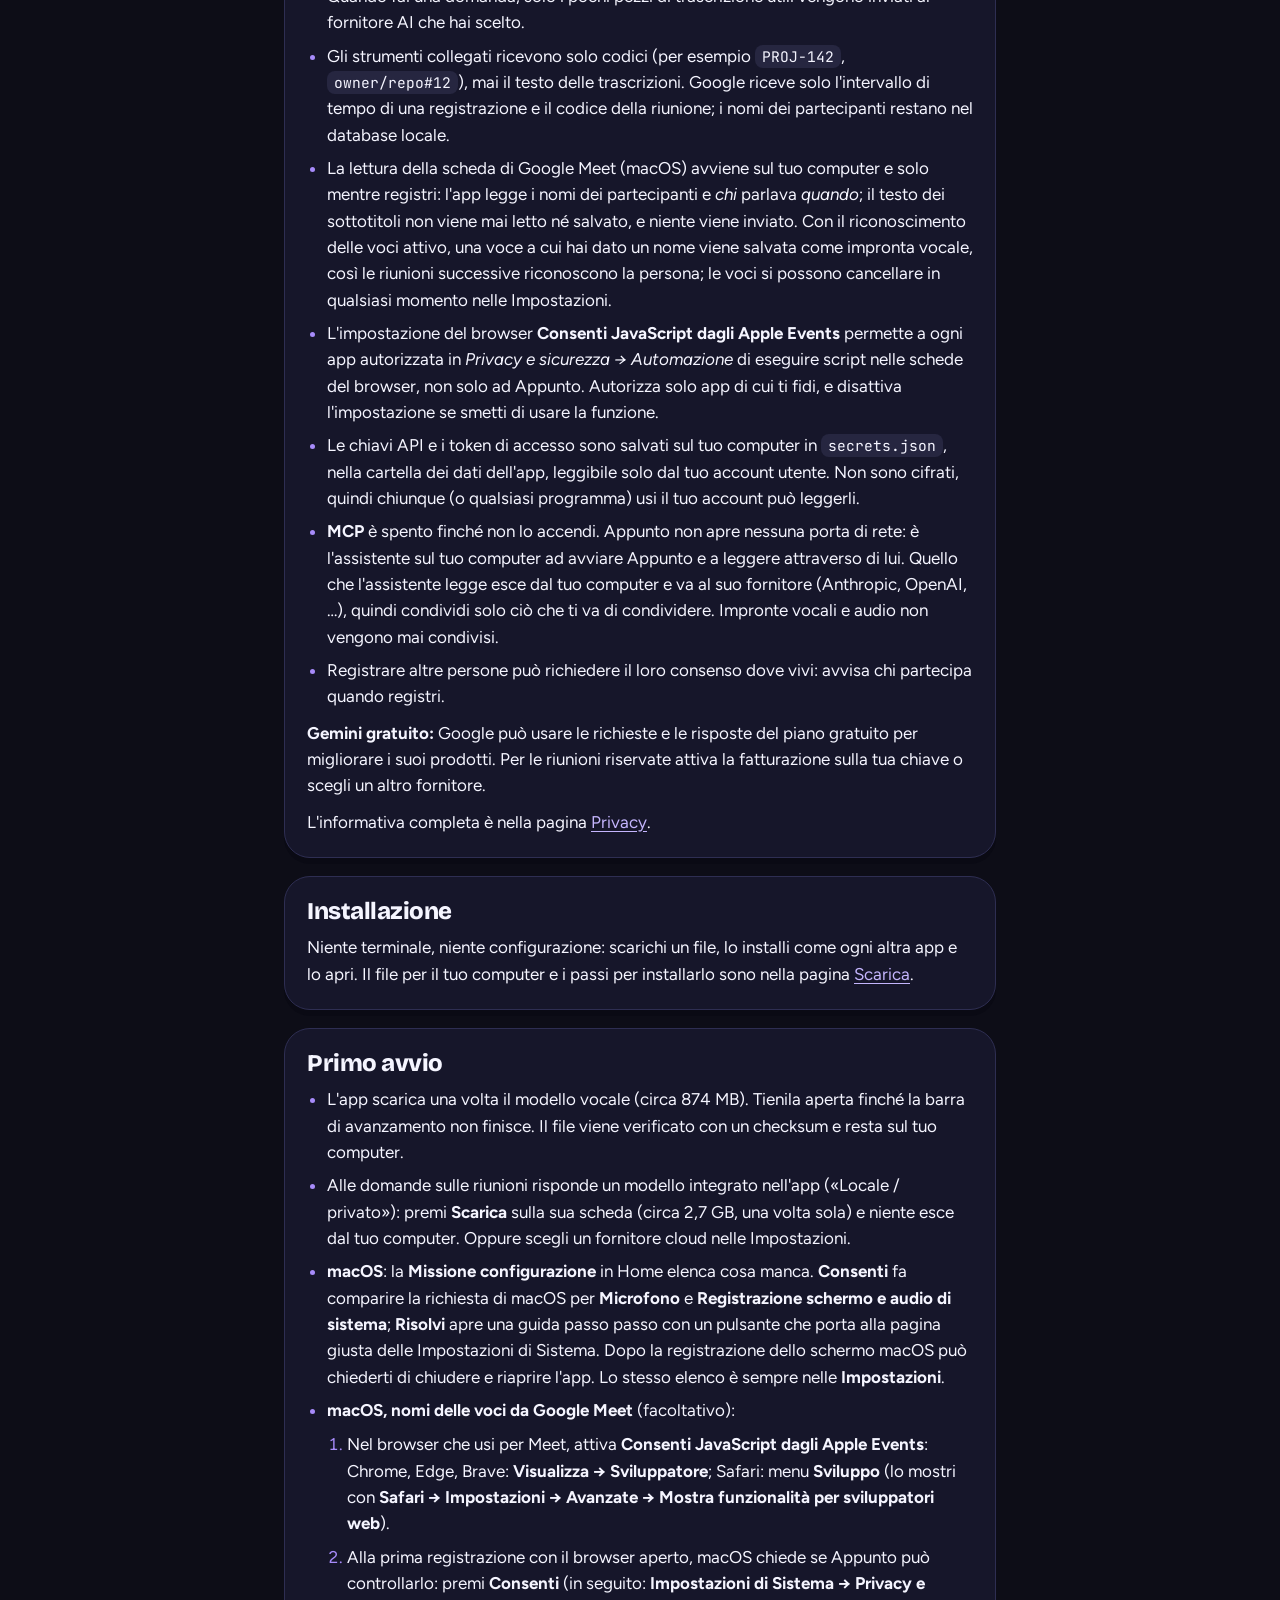
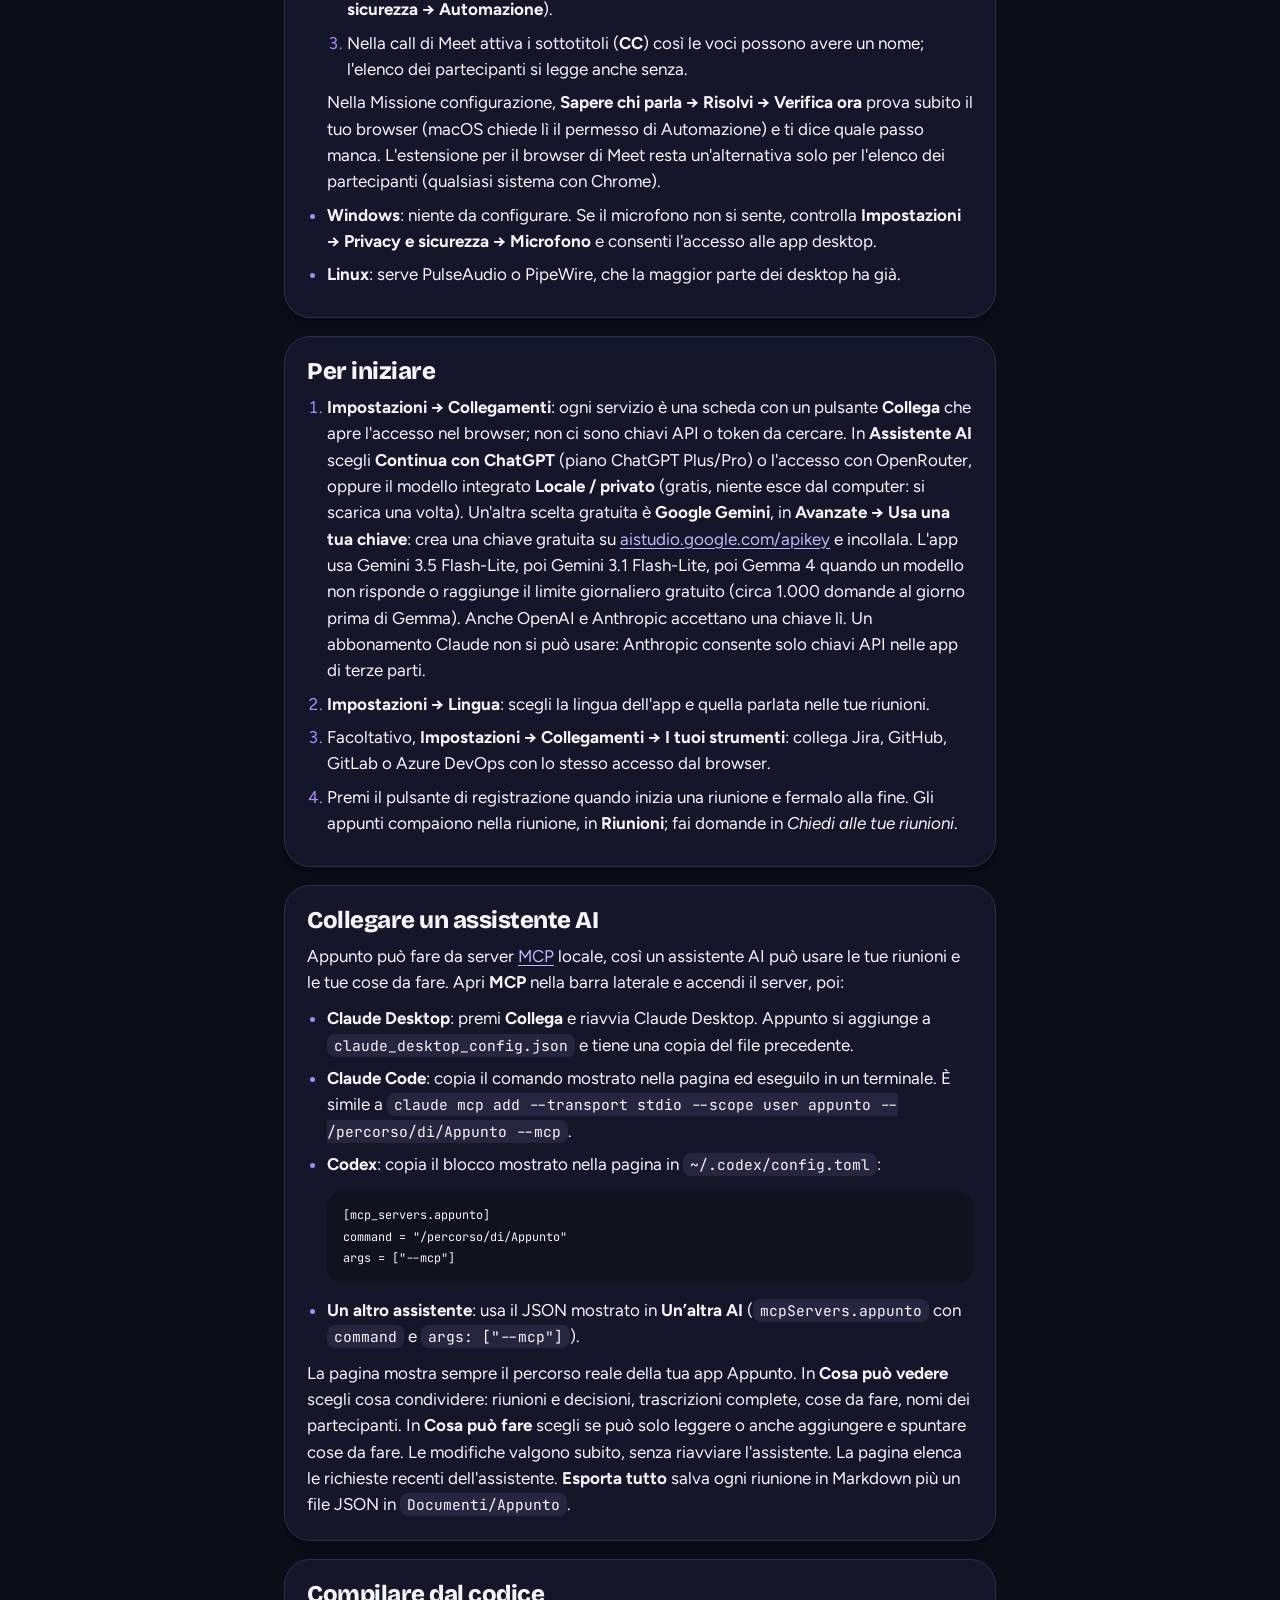
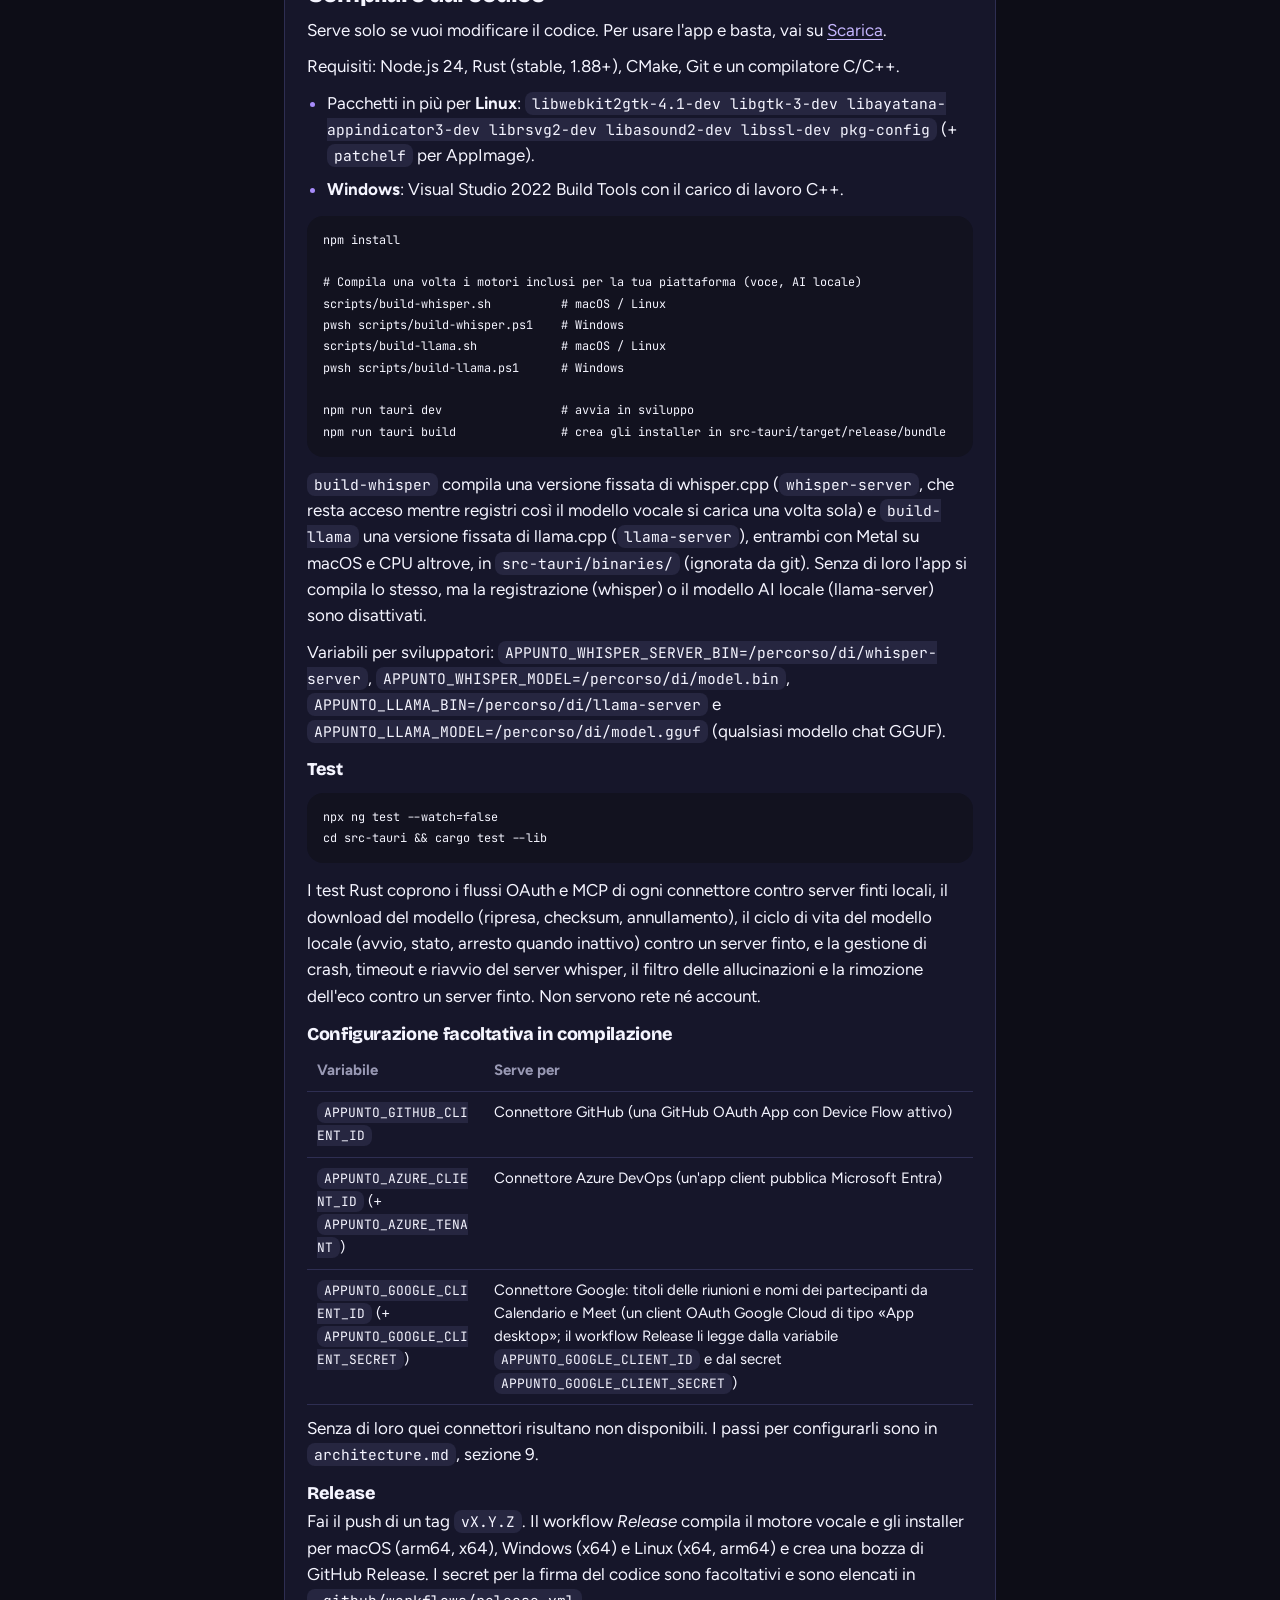
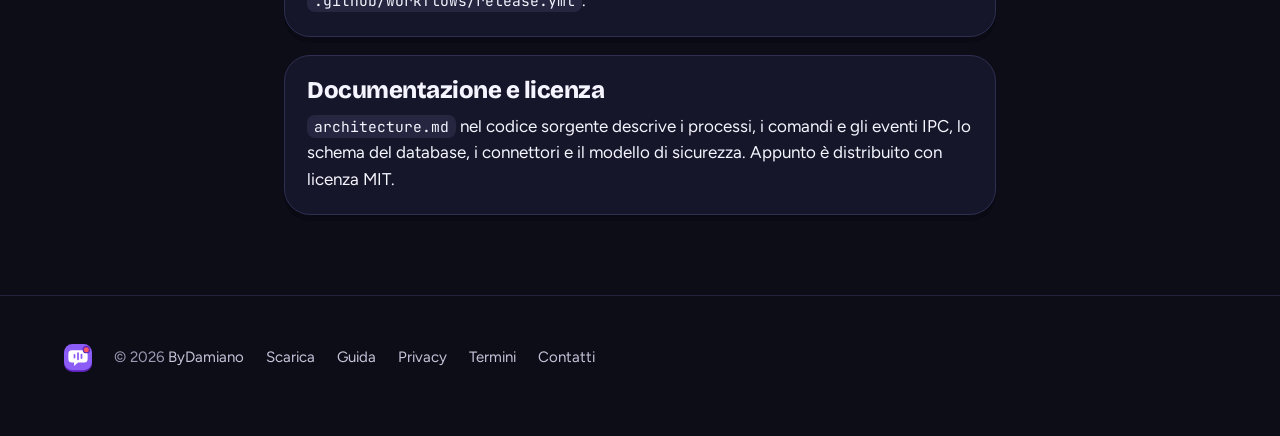
<file: guide.html>
<!doctype html>
<html lang="it" data-i18n-page="guide">
  <head>
    <meta charset="utf-8" />
    <meta name="viewport" content="width=device-width, initial-scale=1, viewport-fit=cover" />
    <title>Guida di Appunto: installazione, primo avvio e assistenti AI</title>
    <meta name="description" content="Cosa fa Appunto, come installarlo, il primo avvio, come collegare un assistente AI e come compilarlo dal codice." />
    <link rel="canonical" href="https://bydamiano.github.io/appunto-site/guide.html" />
    <meta name="robots" content="index, follow" />
    <meta name="theme-color" content="#0d0d17" />
    <link rel="icon" href="favicon.ico" sizes="any" />
    <link rel="icon" href="icon.svg" type="image/svg+xml" />
    <link rel="apple-touch-icon" href="apple-touch-icon.png" />
    <link rel="manifest" href="site.webmanifest" />
    <meta property="og:type" content="article" />
    <meta property="og:site_name" content="Appunto" />
    <meta property="og:title" content="Guida di Appunto: installazione, primo avvio e assistenti AI" />
    <meta property="og:description" content="Cosa fa Appunto, come installarlo, il primo avvio, come collegare un assistente AI e come compilarlo dal codice." />
    <meta property="og:url" content="https://bydamiano.github.io/appunto-site/guide.html" />
    <meta property="og:image" content="https://bydamiano.github.io/appunto-site/og.png" />
    <meta property="og:image:width" content="1200" />
    <meta property="og:image:height" content="630" />
    <meta property="og:locale" content="it_IT" />
    <meta property="og:locale:alternate" content="en_US" />
    <meta name="twitter:card" content="summary_large_image" />
    <meta name="twitter:title" content="Guida di Appunto: installazione, primo avvio e assistenti AI" />
    <meta name="twitter:description" content="Cosa fa Appunto, come installarlo, il primo avvio, come collegare un assistente AI e come compilarlo dal codice." />
    <meta name="twitter:image" content="https://bydamiano.github.io/appunto-site/og.png" />
    <link rel="preconnect" href="https://fonts.googleapis.com" />
    <link rel="preconnect" href="https://fonts.gstatic.com" crossorigin />
    <link rel="stylesheet" href="https://fonts.googleapis.com/css2?family=Bricolage+Grotesque:opsz,wght@12..96,500..800&family=Figtree:wght@400;500;600;700;800&family=JetBrains+Mono:wght@500;700&display=swap" />
    <link rel="stylesheet" href="style.css" />
    <script src="site.js" defer></script>
  </head>
  <body>
    <header class="top">
      <div class="wrap top-in">
        <a class="brand" href="./"><img src="logo.svg" alt="" width="38" height="38" /><span>App<span class="unto">unto</span></span></a>
        <nav class="links" aria-label="Sito" data-i18n-label="nav.label">
          <a href="./#come-funziona" data-i18n="nav.how">Come funziona</a>
          <a href="./#cose-da-fare" data-i18n="nav.todos">Cose da fare</a>
          <a href="./#funzioni" data-i18n="nav.features">Funzioni</a>
          <a href="guide.html" aria-current="page" data-i18n="nav.guide">Guida</a>
          <a href="privacy.html" data-i18n="nav.privacy">Privacy</a>
        </nav>
        <div class="top-actions">
          <div class="lang" role="group" aria-label="Lingua" data-i18n-label="lang.label">
            <button type="button" data-lang="it" aria-pressed="true">IT</button>
            <button type="button" data-lang="en" aria-pressed="false">EN</button>
          </div>
          <a class="btn btn-primary btn-sm" href="download.html" data-i18n="cta.download">Scarica</a>
        </div>
      </div>
      <div class="progress" aria-hidden="true"></div>
    </header>

    <main class="wrap page prose">
      <div lang="it" data-lang-only="it">
        <p class="eyebrow">Guida</p>
        <h1>Tutto su Appunto</h1>
        <p class="lead">Un registratore di riunioni privato e un secondo cervello per macOS, Windows e Linux. Nessun bot entra nelle tue call. Tutto viene trascritto sul tuo computer.</p>

        <section class="card" id="cosa-fa">
          <h2>Cosa fa</h2>
          <p>Appunto registra l'audio di qualsiasi call (Google Meet, Zoom, Teams, …) direttamente dal tuo computer, lo trascrive in locale con <a href="https://github.com/ggml-org/whisper.cpp">whisper.cpp</a> e lo trasforma in una memoria in cui puoi cercare:</p>
          <ul>
            <li><strong>Elenco delle riunioni</strong> con le decisioni, le azioni, i ticket Jira, le issue e le pull request di ognuna; filtra per mese e anno, elimina una riunione o tutte insieme.</li>
            <li><strong>Da fare</strong>: ogni azione sentita in riunione diventa una cosa da fare, una volta sola, con il link al momento in cui è stata detta. Spuntale, aggiungi le tue, scegli chi e quando, e guarda l'avanzamento della settimana.</li>
            <li><strong>Chiedi alle tue riunioni</strong>: «Cosa abbiamo deciso su PROJ-142?». Le risposte citano il momento esatto, con il link alla trascrizione.</li>
            <li><strong>MCP</strong> (la scheda per collegare un'AI; facoltativo, spento all'inizio): Claude Desktop, Claude Code, Codex o qualsiasi client MCP possono cercare nelle riunioni, leggere le trascrizioni e gestire le cose da fare. Scegli tu cosa vede; vedi <a href="#collega-un-assistente-ai">Collegare un assistente AI</a>.</li>
            <li><strong>Strumenti collegati</strong> (facoltativo): Jira / Confluence (Atlassian), GitHub, GitLab e Azure DevOps tramite i loro server MCP ufficiali, con l'accesso dal browser. Nessun token da copiare.</li>
            <li><strong>Chi c'era in call</strong> (facoltativo): accedi con Google una volta e ogni registrazione prende il titolo dell'evento del Calendario e i nomi delle persone invitate e, per le call di Google Meet, di chi è entrato davvero, senza bot in riunione. I nomi si possono anche aggiungere a mano.</li>
            <li><strong>Voci con il nome giusto</strong> (macOS, facoltativo): mentre registri, l'app legge la scheda di Google Meet aperta in Chrome, Edge, Brave o Safari (Arc: sperimentale), cioè l'elenco dei partecipanti e, se i sottotitoli (CC) di Meet sono attivi, chi sta parlando, e mette il nome giusto su «Voce 1», «Voce 2», … Senza estensioni, senza bot, senza accesso a Google; serve un'impostazione del browser da attivare una volta (vedi <a href="#primo-avvio">Primo avvio</a>).</li>
            <li><strong>L'AI che preferisci</strong>: <strong>Google Gemini</strong> con una chiave API gratuita (l'app sceglie il modello per te e cambia da sola quando uno raggiunge il limite giornaliero), il tuo <strong>piano ChatGPT Plus/Pro</strong> (accedi, nessuna chiave API), OpenAI, Anthropic o OpenRouter.</li>
            <li><strong>Missione configurazione</strong>: la Home ti dice cosa manca (microfono, audio della chiamata, modello vocale, nomi da Meet), con un pulsante <strong>Risolvi</strong> e una guida passo passo; ogni passo diventa verde da solo appena funziona.</li>
            <li><strong>Si aggiorna da sola</strong>: quando esce una nuova versione l'app propone <strong>Aggiorna e riavvia</strong>; riunioni, impostazioni e permessi di macOS restano.</li>
            <li>Interfaccia in italiano e inglese; trascrizione in 12 lingue.</li>
          </ul>
        </section>

        <section class="card" id="privacy-it">
          <h2>Privacy</h2>
          <ul>
            <li>L'audio non lascia mai il tuo computer. Le registrazioni sono trascritte in locale e salvate in un database SQLite locale.</li>
            <li>Quando fai una domanda, solo i pochi pezzi di trascrizione utili vengono inviati al fornitore AI che hai scelto.</li>
            <li>Gli strumenti collegati ricevono solo codici (per esempio <code>PROJ-142</code>, <code>owner/repo#12</code>), mai il testo delle trascrizioni. Google riceve solo l'intervallo di tempo di una registrazione e il codice della riunione; i nomi dei partecipanti restano nel database locale.</li>
            <li>La lettura della scheda di Google Meet (macOS) avviene sul tuo computer e solo mentre registri: l'app legge i nomi dei partecipanti e <em>chi</em> parlava <em>quando</em>; il testo dei sottotitoli non viene mai letto né salvato, e niente viene inviato. Con il riconoscimento delle voci attivo, una voce a cui hai dato un nome viene salvata come impronta vocale, così le riunioni successive riconoscono la persona; le voci si possono cancellare in qualsiasi momento nelle Impostazioni.</li>
            <li>L'impostazione del browser <strong>Consenti JavaScript dagli Apple Events</strong> permette a ogni app autorizzata in <em>Privacy e sicurezza → Automazione</em> di eseguire script nelle schede del browser, non solo ad Appunto. Autorizza solo app di cui ti fidi, e disattiva l'impostazione se smetti di usare la funzione.</li>
            <li>Le chiavi API e i token di accesso sono salvati sul tuo computer in <code>secrets.json</code>, nella cartella dei dati dell'app, leggibile solo dal tuo account utente. Non sono cifrati, quindi chiunque (o qualsiasi programma) usi il tuo account può leggerli.</li>
            <li><strong>MCP</strong> è spento finché non lo accendi. Appunto non apre nessuna porta di rete: è l'assistente sul tuo computer ad avviare Appunto e a leggere attraverso di lui. Quello che l'assistente legge esce dal tuo computer e va al suo fornitore (Anthropic, OpenAI, …), quindi condividi solo ciò che ti va di condividere. Impronte vocali e audio non vengono mai condivisi.</li>
            <li>Registrare altre persone può richiedere il loro consenso dove vivi: avvisa chi partecipa quando registri.</li>
          </ul>
          <p><strong>Gemini gratuito:</strong> Google può usare le richieste e le risposte del piano gratuito per migliorare i suoi prodotti. Per le riunioni riservate attiva la fatturazione sulla tua chiave o scegli un altro fornitore.</p>
          <p>L'informativa completa è nella pagina <a href="privacy.html">Privacy</a>.</p>
        </section>

        <section class="card" id="installa">
          <h2>Installazione</h2>
          <p>Niente terminale, niente configurazione: scarichi un file, lo installi come ogni altra app e lo apri. Il file per il tuo computer e i passi per installarlo sono nella pagina <a href="download.html">Scarica</a>.</p>
        </section>

        <section class="card" id="primo-avvio">
          <h2>Primo avvio</h2>
          <ul>
            <li>L'app scarica una volta il modello vocale (circa 874 MB). Tienila aperta finché la barra di avanzamento non finisce. Il file viene verificato con un checksum e resta sul tuo computer.</li>
            <li>Alle domande sulle riunioni risponde un modello integrato nell'app («Locale / privato»): premi <strong>Scarica</strong> sulla sua scheda (circa 2,7 GB, una volta sola) e niente esce dal tuo computer. Oppure scegli un fornitore cloud nelle Impostazioni.</li>
            <li><strong>macOS</strong>: la <strong>Missione configurazione</strong> in Home elenca cosa manca. <strong>Consenti</strong> fa comparire la richiesta di macOS per <strong>Microfono</strong> e <strong>Registrazione schermo e audio di sistema</strong>; <strong>Risolvi</strong> apre una guida passo passo con un pulsante che porta alla pagina giusta delle Impostazioni di Sistema. Dopo la registrazione dello schermo macOS può chiederti di chiudere e riaprire l'app. Lo stesso elenco è sempre nelle <strong>Impostazioni</strong>.</li>
            <li>
              <strong>macOS, nomi delle voci da Google Meet</strong> (facoltativo):
              <ol>
                <li>Nel browser che usi per Meet, attiva <strong>Consenti JavaScript dagli Apple Events</strong>: Chrome, Edge, Brave: <strong>Visualizza → Sviluppatore</strong>; Safari: menu <strong>Sviluppo</strong> (lo mostri con <strong>Safari → Impostazioni → Avanzate → Mostra funzionalità per sviluppatori web</strong>).</li>
                <li>Alla prima registrazione con il browser aperto, macOS chiede se Appunto può controllarlo: premi <strong>Consenti</strong> (in seguito: <strong>Impostazioni di Sistema → Privacy e sicurezza → Automazione</strong>).</li>
                <li>Nella call di Meet attiva i sottotitoli (<strong>CC</strong>) così le voci possono avere un nome; l'elenco dei partecipanti si legge anche senza.</li>
              </ol>
              Nella Missione configurazione, <strong>Sapere chi parla → Risolvi → Verifica ora</strong> prova subito il tuo browser (macOS chiede lì il permesso di Automazione) e ti dice quale passo manca. L'estensione per il browser di Meet resta un'alternativa solo per l'elenco dei partecipanti (qualsiasi sistema con Chrome).
            </li>
            <li><strong>Windows</strong>: niente da configurare. Se il microfono non si sente, controlla <strong>Impostazioni → Privacy e sicurezza → Microfono</strong> e consenti l'accesso alle app desktop.</li>
            <li><strong>Linux</strong>: serve PulseAudio o PipeWire, che la maggior parte dei desktop ha già.</li>
          </ul>
        </section>

        <section class="card" id="per-iniziare">
          <h2>Per iniziare</h2>
          <ol>
            <li><strong>Impostazioni → Collegamenti</strong>: ogni servizio è una scheda con un pulsante <strong>Collega</strong> che apre l'accesso nel browser; non ci sono chiavi API o token da cercare. In <strong>Assistente AI</strong> scegli <strong>Continua con ChatGPT</strong> (piano ChatGPT Plus/Pro) o l'accesso con OpenRouter, oppure il modello integrato <strong>Locale / privato</strong> (gratis, niente esce dal computer: si scarica una volta). Un'altra scelta gratuita è <strong>Google Gemini</strong>, in <strong>Avanzate → Usa una tua chiave</strong>: crea una chiave gratuita su <a href="https://aistudio.google.com/apikey">aistudio.google.com/apikey</a> e incollala. L'app usa Gemini 3.5 Flash-Lite, poi Gemini 3.1 Flash-Lite, poi Gemma 4 quando un modello non risponde o raggiunge il limite giornaliero gratuito (circa 1.000 domande al giorno prima di Gemma). Anche OpenAI e Anthropic accettano una chiave lì. Un abbonamento Claude non si può usare: Anthropic consente solo chiavi API nelle app di terze parti.</li>
            <li><strong>Impostazioni → Lingua</strong>: scegli la lingua dell'app e quella parlata nelle tue riunioni.</li>
            <li>Facoltativo, <strong>Impostazioni → Collegamenti → I tuoi strumenti</strong>: collega Jira, GitHub, GitLab o Azure DevOps con lo stesso accesso dal browser.</li>
            <li>Premi il pulsante di registrazione quando inizia una riunione e fermalo alla fine. Gli appunti compaiono nella riunione, in <strong>Riunioni</strong>; fai domande in <em>Chiedi alle tue riunioni</em>.</li>
          </ol>
        </section>

        <section class="card" id="collega-un-assistente-ai">
          <h2>Collegare un assistente AI</h2>
          <p>Appunto può fare da server <a href="https://modelcontextprotocol.io">MCP</a> locale, così un assistente AI può usare le tue riunioni e le tue cose da fare. Apri <strong>MCP</strong> nella barra laterale e accendi il server, poi:</p>
          <ul>
            <li><strong>Claude Desktop</strong>: premi <strong>Collega</strong> e riavvia Claude Desktop. Appunto si aggiunge a <code>claude_desktop_config.json</code> e tiene una copia del file precedente.</li>
            <li><strong>Claude Code</strong>: copia il comando mostrato nella pagina ed eseguilo in un terminale. È simile a <code>claude mcp add --transport stdio --scope user appunto -- /percorso/di/Appunto --mcp</code>.</li>
            <li>
              <strong>Codex</strong>: copia il blocco mostrato nella pagina in <code>~/.codex/config.toml</code>:
              <pre><code>[mcp_servers.appunto]
command = "/percorso/di/Appunto"
args = ["--mcp"]</code></pre>
            </li>
            <li><strong>Un altro assistente</strong>: usa il JSON mostrato in <strong>Un’altra AI</strong> (<code>mcpServers.appunto</code> con <code>command</code> e <code>args: ["--mcp"]</code>).</li>
          </ul>
          <p>La pagina mostra sempre il percorso reale della tua app Appunto. In <strong>Cosa può vedere</strong> scegli cosa condividere: riunioni e decisioni, trascrizioni complete, cose da fare, nomi dei partecipanti. In <strong>Cosa può fare</strong> scegli se può solo leggere o anche aggiungere e spuntare cose da fare. Le modifiche valgono subito, senza riavviare l'assistente. La pagina elenca le richieste recenti dell'assistente. <strong>Esporta tutto</strong> salva ogni riunione in Markdown più un file JSON in <code>Documenti/Appunto</code>.</p>
        </section>

        <section class="card" id="compila-dal-codice">
          <h2>Compilare dal codice</h2>
          <p>Serve solo se vuoi modificare il codice. Per usare l'app e basta, vai su <a href="download.html">Scarica</a>.</p>
          <p>Requisiti: Node.js 24, Rust (stable, 1.88+), CMake, Git e un compilatore C/C++.</p>
          <ul>
            <li>Pacchetti in più per <strong>Linux</strong>: <code>libwebkit2gtk-4.1-dev libgtk-3-dev libayatana-appindicator3-dev librsvg2-dev libasound2-dev libssl-dev pkg-config</code> (+ <code>patchelf</code> per AppImage).</li>
            <li><strong>Windows</strong>: Visual Studio 2022 Build Tools con il carico di lavoro C++.</li>
          </ul>
          <pre><code>npm install

# Compila una volta i motori inclusi per la tua piattaforma (voce, AI locale)
scripts/build-whisper.sh          # macOS / Linux
pwsh scripts/build-whisper.ps1    # Windows
scripts/build-llama.sh            # macOS / Linux
pwsh scripts/build-llama.ps1      # Windows

npm run tauri dev                 # avvia in sviluppo
npm run tauri build               # crea gli installer in src-tauri/target/release/bundle</code></pre>
          <p><code>build-whisper</code> compila una versione fissata di whisper.cpp (<code>whisper-server</code>, che resta acceso mentre registri così il modello vocale si carica una volta sola) e <code>build-llama</code> una versione fissata di llama.cpp (<code>llama-server</code>), entrambi con Metal su macOS e CPU altrove, in <code>src-tauri/binaries/</code> (ignorata da git). Senza di loro l'app si compila lo stesso, ma la registrazione (whisper) o il modello AI locale (llama-server) sono disattivati.</p>
          <p>Variabili per sviluppatori: <code>APPUNTO_WHISPER_SERVER_BIN=/percorso/di/whisper-server</code>, <code>APPUNTO_WHISPER_MODEL=/percorso/di/model.bin</code>, <code>APPUNTO_LLAMA_BIN=/percorso/di/llama-server</code> e <code>APPUNTO_LLAMA_MODEL=/percorso/di/model.gguf</code> (qualsiasi modello chat GGUF).</p>

          <h3>Test</h3>
          <pre><code>npx ng test --watch=false
cd src-tauri &amp;&amp; cargo test --lib</code></pre>
          <p>I test Rust coprono i flussi OAuth e MCP di ogni connettore contro server finti locali, il download del modello (ripresa, checksum, annullamento), il ciclo di vita del modello locale (avvio, stato, arresto quando inattivo) contro un server finto, e la gestione di crash, timeout e riavvio del server whisper, il filtro delle allucinazioni e la rimozione dell'eco contro un server finto. Non servono rete né account.</p>

          <h3>Configurazione facoltativa in compilazione</h3>
          <table>
            <thead>
              <tr><th>Variabile</th><th>Serve per</th></tr>
            </thead>
            <tbody>
              <tr><td><code>APPUNTO_GITHUB_CLIENT_ID</code></td><td>Connettore GitHub (una GitHub OAuth App con Device Flow attivo)</td></tr>
              <tr><td><code>APPUNTO_AZURE_CLIENT_ID</code> (+ <code>APPUNTO_AZURE_TENANT</code>)</td><td>Connettore Azure DevOps (un'app client pubblica Microsoft Entra)</td></tr>
              <tr><td><code>APPUNTO_GOOGLE_CLIENT_ID</code> (+ <code>APPUNTO_GOOGLE_CLIENT_SECRET</code>)</td><td>Connettore Google: titoli delle riunioni e nomi dei partecipanti da Calendario e Meet (un client OAuth Google Cloud di tipo «App desktop»; il workflow Release li legge dalla variabile <code>APPUNTO_GOOGLE_CLIENT_ID</code> e dal secret <code>APPUNTO_GOOGLE_CLIENT_SECRET</code>)</td></tr>
            </tbody>
          </table>
          <p>Senza di loro quei connettori risultano non disponibili. I passi per configurarli sono in <code>architecture.md</code>, sezione 9.</p>

          <h3>Release</h3>
          <p>Fai il push di un tag <code>vX.Y.Z</code>. Il workflow <em>Release</em> compila il motore vocale e gli installer per macOS (arm64, x64), Windows (x64) e Linux (x64, arm64) e crea una bozza di GitHub Release. I secret per la firma del codice sono facoltativi e sono elencati in <code>.github/workflows/release.yml</code>.</p>
        </section>

        <section class="card" id="documentazione">
          <h2>Documentazione e licenza</h2>
          <p><code>architecture.md</code> nel codice sorgente descrive i processi, i comandi e gli eventi IPC, lo schema del database, i connettori e il modello di sicurezza. Appunto è distribuito con licenza MIT.</p>
        </section>
      </div>

      <div lang="en" data-lang-only="en" hidden>
        <p class="eyebrow">Guide</p>
        <h1>All about Appunto</h1>
        <p class="lead">A private meeting recorder and second brain for macOS, Windows and Linux. No bots join your calls. Everything is transcribed on your computer.</p>

        <section class="card" id="what-it-does">
          <h2>What it does</h2>
          <p>Appunto records the audio of any call (Google Meet, Zoom, Teams, …) straight from your computer, transcribes it locally with <a href="https://github.com/ggml-org/whisper.cpp">whisper.cpp</a>, and turns it into a searchable memory:</p>
          <ul>
            <li><strong>Meeting list</strong> with the decisions, action items, Jira tickets, issues and pull requests of each meeting; filter by month and year, delete one or all at once.</li>
            <li><strong>To-dos</strong> (“Da fare”): every action item heard in a meeting becomes a to-do once, with a link back to the moment it was said. Tick them off, add your own, set who and when, and see the week's progress.</li>
            <li><strong>Ask about your meetings</strong>: “What did we decide about PROJ-142?” — answers quote the exact moment, with a link to the transcript.</li>
            <li><strong>MCP</strong> (the tab to connect an AI; optional, off by default): Claude Desktop, Claude Code, Codex or any MCP client can search your meetings, read transcripts and manage your to-dos. You choose what it sees; see <a href="#connect-an-ai-assistant">Connect an AI assistant</a>.</li>
            <li><strong>Connected tools</strong> (optional): Jira / Confluence (Atlassian), GitHub, GitLab and Azure DevOps through their official MCP servers, with a browser sign-in — no tokens to copy.</li>
            <li><strong>Who was in the call</strong> (optional): sign in with Google once and each recording gets the title of its Calendar event and the names of the people invited and, for Google Meet calls, of those who actually joined — without any bot in the meeting. Names can also be added by hand.</li>
            <li><strong>Speakers named automatically</strong> (macOS, optional): while recording, the app reads the open Google Meet tab in Chrome, Edge, Brave or Safari (Arc: experimental) — the participant list and, when Meet's captions (CC) are on, who is talking — and puts the right name on “Speaker 1”, “Speaker 2”, … No extension, no bot, no Google sign-in; it needs a one-time browser setting (see <a href="#first-start">First start</a>).</li>
            <li><strong>Your choice of AI</strong>: <strong>Google Gemini</strong> with a free API key (the app picks the model for you and switches automatically when one hits its daily limit), your <strong>ChatGPT Plus/Pro plan</strong> (sign in, no API key), OpenAI, Anthropic or OpenRouter.</li>
            <li><strong>Setup mission</strong>: Home lists what is still missing (microphone, call audio, speech model, Meet names) with a <strong>Fix</strong> button and a step-by-step guide; each step turns green by itself once it works.</li>
            <li><strong>Updates itself</strong>: when a new version is out, the app offers <strong>Update and restart</strong>; your meetings, settings and macOS permissions stay.</li>
            <li>English and Italian interface; transcription in 12 languages.</li>
          </ul>
        </section>

        <section class="card" id="privacy">
          <h2>Privacy</h2>
          <ul>
            <li>Audio never leaves your computer. Recordings are transcribed locally and stored in a local SQLite database.</li>
            <li>When you ask a question, only the few transcript snippets relevant to it are sent to the AI provider you chose.</li>
            <li>Connected tools receive only identifiers (e.g. <code>PROJ-142</code>, <code>owner/repo#12</code>), never transcript text. Google receives only the time window of a recording and the meeting code; participant names stay in the local database.</li>
            <li>Reading the Google Meet tab (macOS) happens on your computer and only while recording: the app reads participant names and <em>who</em> was talking <em>when</em>; caption text is never read or stored, and nothing is sent anywhere. With <strong>Recognize voices</strong> on, a voice named this way is saved as a voice print so later meetings recognize the person; voices can be deleted any time in Settings.</li>
            <li>The browser setting <strong>Allow JavaScript from Apple Events</strong> lets every app you allow under <em>Privacy &amp; Security → Automation</em> run scripts in your browser tabs, not just Appunto. Allow only apps you trust, and turn the setting off again if you stop using the feature.</li>
            <li>API keys and sign-in tokens are stored on your computer in <code>secrets.json</code> inside the app data folder, readable only by your user account. They are not encrypted, so anyone (or any program) running as your user can read them.</li>
            <li><strong>MCP</strong> is off until you turn it on. Appunto opens no network port for it: the assistant on your computer starts Appunto and reads through it. Whatever the assistant reads leaves your computer and goes to that assistant's provider (Anthropic, OpenAI, …), so share only what you are comfortable with. Voice prints and audio are never shared.</li>
            <li>Recording other people may require their consent where you live — tell participants when you record.</li>
          </ul>
          <p><strong>Gemini free tier:</strong> Google may use free-tier prompts and responses to improve its products. For confidential meetings, enable billing on your key or pick another provider.</p>
          <p>The full policy is on the <a href="privacy.html">Privacy</a> page.</p>
        </section>

        <section class="card" id="install">
          <h2>Install</h2>
          <p>No terminal, no setup: download one file, install it like any other app, open it. Get the file for your computer and the install steps on the <a href="download.html">Download</a> page.</p>
        </section>

        <section class="card" id="first-start">
          <h2>First start</h2>
          <ul>
            <li>The app downloads its speech model once (about 874 MB). Keep it open until the progress bar finishes. The file is checked against a checksum and stays on your computer.</li>
            <li>Questions about your meetings are answered by a model built into the app (“Local (private)”): press <strong>Download</strong> on its card (about 2.7 GB, once) and nothing leaves your computer. Or pick a cloud provider in Settings instead.</li>
            <li><strong>macOS</strong>: the <strong>Setup mission</strong> on Home lists what is still missing. <strong>Allow</strong> shows the macOS prompt for the <strong>Microphone</strong> and <strong>Screen &amp; System Audio Recording</strong>; <strong>Fix</strong> opens a step-by-step guide with a button to the right System Settings page. After Screen &amp; System Audio Recording macOS may ask you to quit and reopen the app. The same list is always in <strong>Settings</strong>.</li>
            <li>
              <strong>macOS, speaker names from Google Meet</strong> (optional):
              <ol>
                <li>In the browser you use for Meet, turn on <strong>Allow JavaScript from Apple Events</strong>: Chrome, Edge, Brave — <strong>View → Developer</strong>; Safari — <strong>Develop</strong> menu (show it with <strong>Safari → Settings → Advanced → Show features for web developers</strong>).</li>
                <li>At the first recording with the browser open, macOS asks whether Appunto may control it: click <strong>Allow</strong> (later: <strong>System Settings → Privacy &amp; Security → Automation</strong>).</li>
                <li>In the Meet call, turn on captions (<strong>CC</strong>) so the voices can be named; the participant list is read without them.</li>
              </ol>
              In the Setup mission, <strong>Know who is speaking → Fix → Check now</strong> tests your browser right away (macOS asks for the Automation permission then) and tells you which step is missing. The Meet browser extension remains an alternative for the participant list only (any OS with Chrome).
            </li>
            <li><strong>Windows</strong>: nothing to set up. If no microphone is heard, check <strong>Settings → Privacy &amp; security → Microphone</strong> and allow desktop apps.</li>
            <li><strong>Linux</strong>: needs PulseAudio or PipeWire, which most desktops already have.</li>
          </ul>
        </section>

        <section class="card" id="getting-started">
          <h2>Getting started</h2>
          <ol>
            <li><strong>Settings → Connections</strong>: every service is one card with a <strong>Connect</strong> button that opens a sign-in in your browser; there are no API keys or tokens to find. Under <strong>AI assistant</strong>, choose <strong>Continue with ChatGPT</strong> (ChatGPT Plus/Pro plan) or <strong>Sign in with OpenRouter</strong>, or the built-in <strong>Local (private)</strong> model (free, nothing leaves your computer: download it once). Another free choice is <strong>Google Gemini</strong>, under <strong>Advanced → Use your own key</strong>: create a free key at <a href="https://aistudio.google.com/apikey">aistudio.google.com/apikey</a> and paste it. The app uses Gemini 3.5 Flash-Lite, then Gemini 3.1 Flash-Lite, then Gemma 4 when a model fails or reaches its free daily limit (about 1,000 questions a day before Gemma). OpenAI and Anthropic also take a key there. A Claude subscription cannot be used: Anthropic only allows API keys in third-party apps.</li>
            <li><strong>Settings → Language</strong>: choose the app's language and the language spoken in your meetings.</li>
            <li>Optional — <strong>Settings → Connections → Your tools</strong>: connect Jira, GitHub, GitLab or Azure DevOps with the same browser sign-in.</li>
            <li>Press the record button when a meeting starts and stop it at the end. Notes appear on the meeting, under <strong>Meetings</strong>; ask questions in <em>Ask about your meetings</em>.</li>
          </ol>
        </section>

        <section class="card" id="connect-an-ai-assistant">
          <h2>Connect an AI assistant</h2>
          <p>Appunto can act as a local <a href="https://modelcontextprotocol.io">MCP</a> server, so an AI assistant can use your meetings and to-dos. Open <strong>MCP</strong> in the sidebar and switch the server on, then:</p>
          <ul>
            <li><strong>Claude Desktop</strong>: press <strong>Connect</strong> and restart Claude Desktop. Appunto adds itself to <code>claude_desktop_config.json</code> and keeps a backup of the previous file.</li>
            <li><strong>Claude Code</strong>: copy the command shown on the page and run it in a terminal. It looks like <code>claude mcp add --transport stdio --scope user appunto -- /path/to/Appunto --mcp</code>.</li>
            <li>
              <strong>Codex</strong>: copy the block shown on the page into <code>~/.codex/config.toml</code>:
              <pre><code>[mcp_servers.appunto]
command = "/path/to/Appunto"
args = ["--mcp"]</code></pre>
            </li>
            <li><strong>Another assistant</strong>: use the JSON shown under <strong>Another AI</strong> (<code>mcpServers.appunto</code> with <code>command</code> and <code>args: ["--mcp"]</code>).</li>
          </ul>
          <p>The page always shows the real path of your Appunto app. Under <strong>What it can see</strong> choose what to share: meetings and decisions, full transcripts, to-dos, participant names. Under <strong>What it can do</strong>, choose between read only or also adding and ticking off to-dos. Changes apply right away, with no need to restart the assistant. The page lists the assistant's recent requests. <strong>Export everything</strong> saves every meeting as Markdown plus a JSON file in <code>Documents/Appunto</code>.</p>
        </section>

        <section class="card" id="build-from-source">
          <h2>Build from source</h2>
          <p>Only needed if you want to change the code. To just use the app, follow <a href="download.html">Download</a>.</p>
          <p>Requirements: Node.js 24, Rust (stable, 1.88+), CMake, Git and a C/C++ compiler.</p>
          <ul>
            <li><strong>Linux</strong> extra packages: <code>libwebkit2gtk-4.1-dev libgtk-3-dev libayatana-appindicator3-dev librsvg2-dev libasound2-dev libssl-dev pkg-config</code> (+ <code>patchelf</code> for AppImage).</li>
            <li><strong>Windows</strong>: Visual Studio 2022 Build Tools with the C++ workload.</li>
          </ul>
          <pre><code>npm install

# Build the bundled engines once for your platform (speech, local AI)
scripts/build-whisper.sh          # macOS / Linux
pwsh scripts/build-whisper.ps1    # Windows
scripts/build-llama.sh            # macOS / Linux
pwsh scripts/build-llama.ps1      # Windows

npm run tauri dev                 # run in development
npm run tauri build               # create installers in src-tauri/target/release/bundle</code></pre>
          <p><code>build-whisper</code> compiles a pinned whisper.cpp release (<code>whisper-server</code>, kept running while you record so the speech model is loaded once) and <code>build-llama</code> a pinned llama.cpp release (<code>llama-server</code>), both with Metal on macOS and CPU elsewhere, into <code>src-tauri/binaries/</code> (git-ignored). Without them the app still builds, but recording (whisper) or the local AI model (llama-server) is disabled.</p>
          <p>Developer overrides: <code>APPUNTO_WHISPER_SERVER_BIN=/path/to/whisper-server</code>, <code>APPUNTO_WHISPER_MODEL=/path/to/model.bin</code>, <code>APPUNTO_LLAMA_BIN=/path/to/llama-server</code> and <code>APPUNTO_LLAMA_MODEL=/path/to/model.gguf</code> (any GGUF chat model).</p>

          <h3>Tests</h3>
          <pre><code>npx ng test --watch=false
cd src-tauri &amp;&amp; cargo test --lib</code></pre>
          <p>The Rust tests include the OAuth and MCP flows of every connector against local fake servers, the model download (resume, checksum, cancel), the local model's sidecar lifecycle (start, health, idle stop) against a fake server, and the whisper server's crash/timeout/restart handling, hallucination filter and echo dedupe against a fake server — no network or accounts needed.</p>

          <h3>Optional build-time configuration</h3>
          <table>
            <thead>
              <tr><th>Variable</th><th>Needed for</th></tr>
            </thead>
            <tbody>
              <tr><td><code>APPUNTO_GITHUB_CLIENT_ID</code></td><td>GitHub connector (a GitHub OAuth App with Device Flow enabled)</td></tr>
              <tr><td><code>APPUNTO_AZURE_CLIENT_ID</code> (+ <code>APPUNTO_AZURE_TENANT</code>)</td><td>Azure DevOps connector (a Microsoft Entra public client app)</td></tr>
              <tr><td><code>APPUNTO_GOOGLE_CLIENT_ID</code> (+ <code>APPUNTO_GOOGLE_CLIENT_SECRET</code>)</td><td>Google connector: meeting titles and participant names from Calendar and Meet (a Google Cloud “Desktop app” OAuth client; the Release workflow reads them from the <code>APPUNTO_GOOGLE_CLIENT_ID</code> variable and <code>APPUNTO_GOOGLE_CLIENT_SECRET</code> secret)</td></tr>
            </tbody>
          </table>
          <p>Without them those connectors are shown as unavailable. The setup steps are in <code>architecture.md</code>, section 9.</p>

          <h3>Releases</h3>
          <p>Push a tag <code>vX.Y.Z</code>. The <em>Release</em> workflow builds the speech engine and the installers for macOS (arm64, x64), Windows (x64) and Linux (x64, arm64) and creates a draft GitHub Release. Code-signing secrets are optional and listed in <code>.github/workflows/release.yml</code>.</p>
        </section>

        <section class="card" id="documentation">
          <h2>Documentation and license</h2>
          <p><code>architecture.md</code> in the source code describes the processes, IPC commands and events, database schema, connectors and security model. Appunto is released under the MIT License.</p>
        </section>
      </div>
    </main>

    <footer>
      <div class="wrap">
        <img src="logo.svg" alt="" width="28" height="28" />
        <span>© 2026 <a href="https://bydamiano.me">ByDamiano</a></span>
        <a href="download.html" data-i18n="nav.download">Scarica</a>
        <a href="guide.html" data-i18n="nav.guide">Guida</a>
        <a href="privacy.html" data-i18n="nav.privacy">Privacy</a>
        <a href="terms.html" data-i18n="nav.terms">Termini</a>
        <a href="mailto:bydamiano07@gmail.com" data-i18n="foot.contact">Contatti</a>
      </div>
    </footer>
  </body>
</html>
</file>
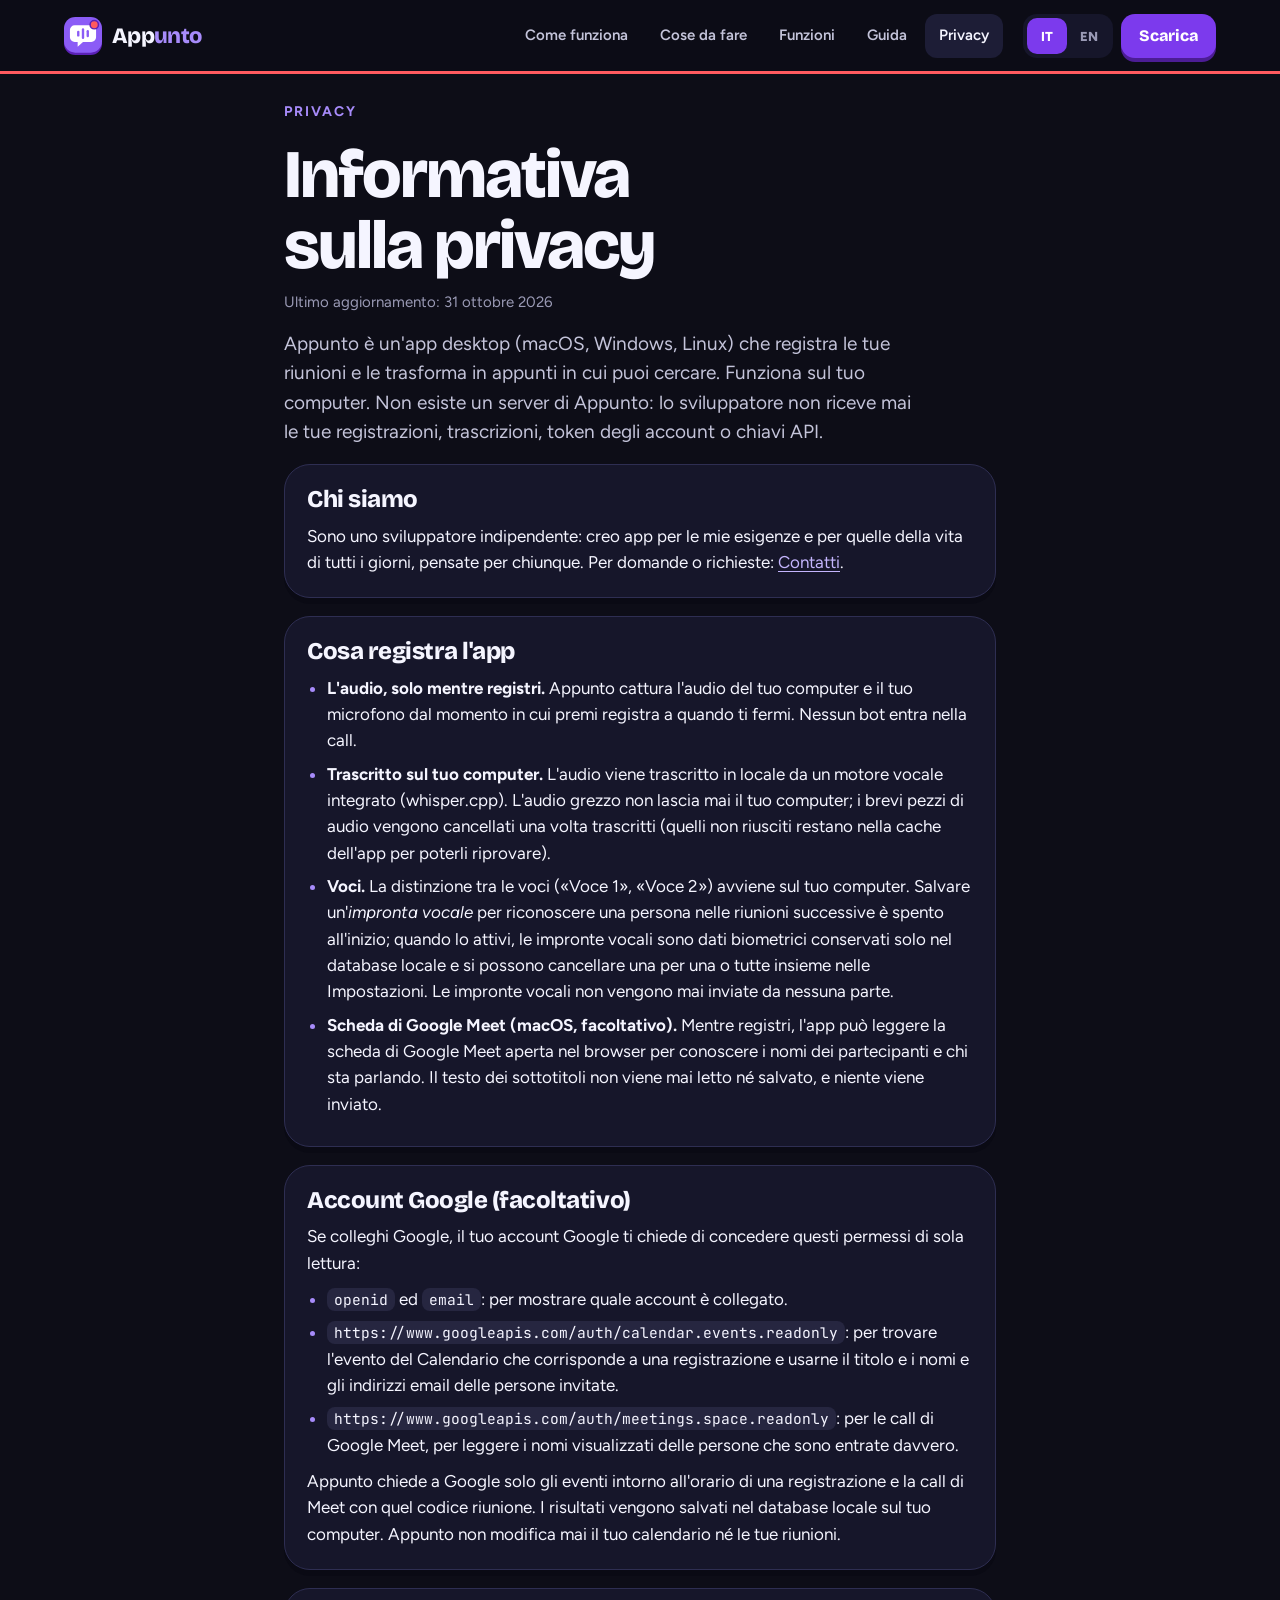
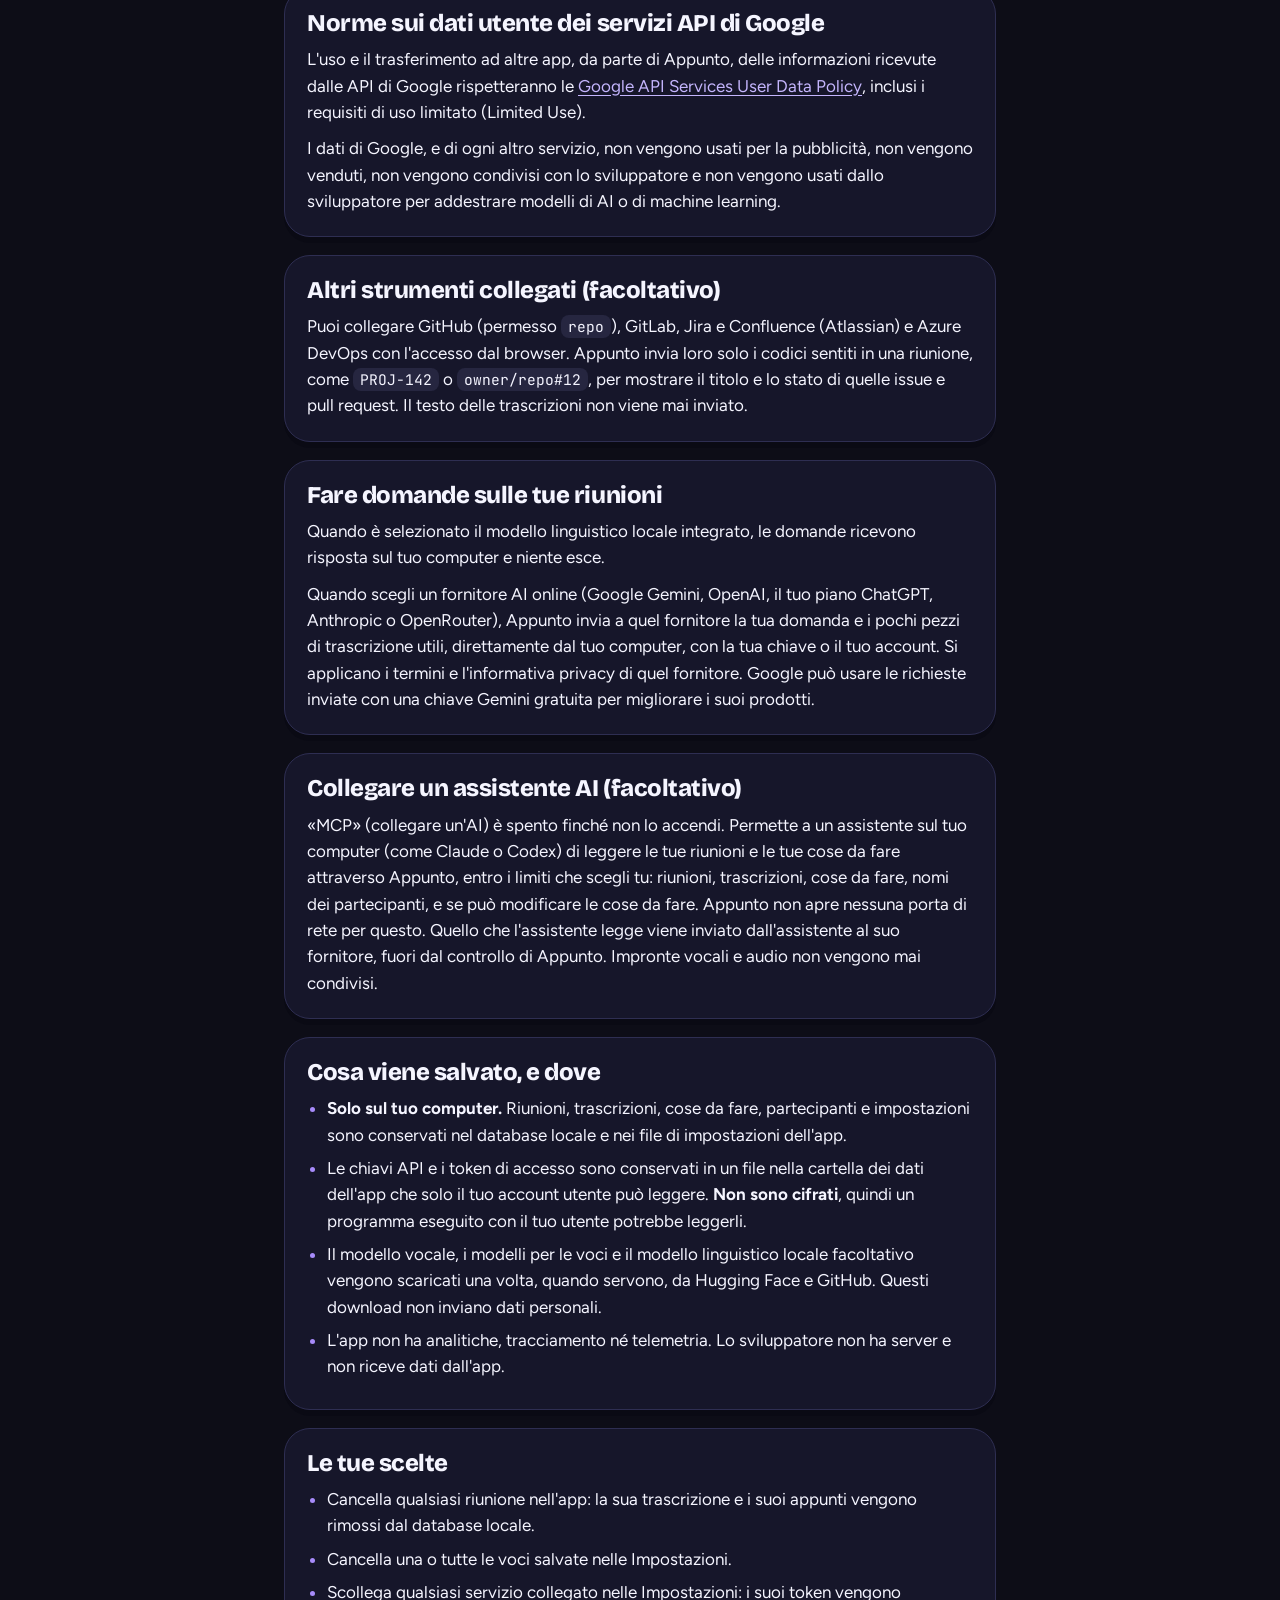
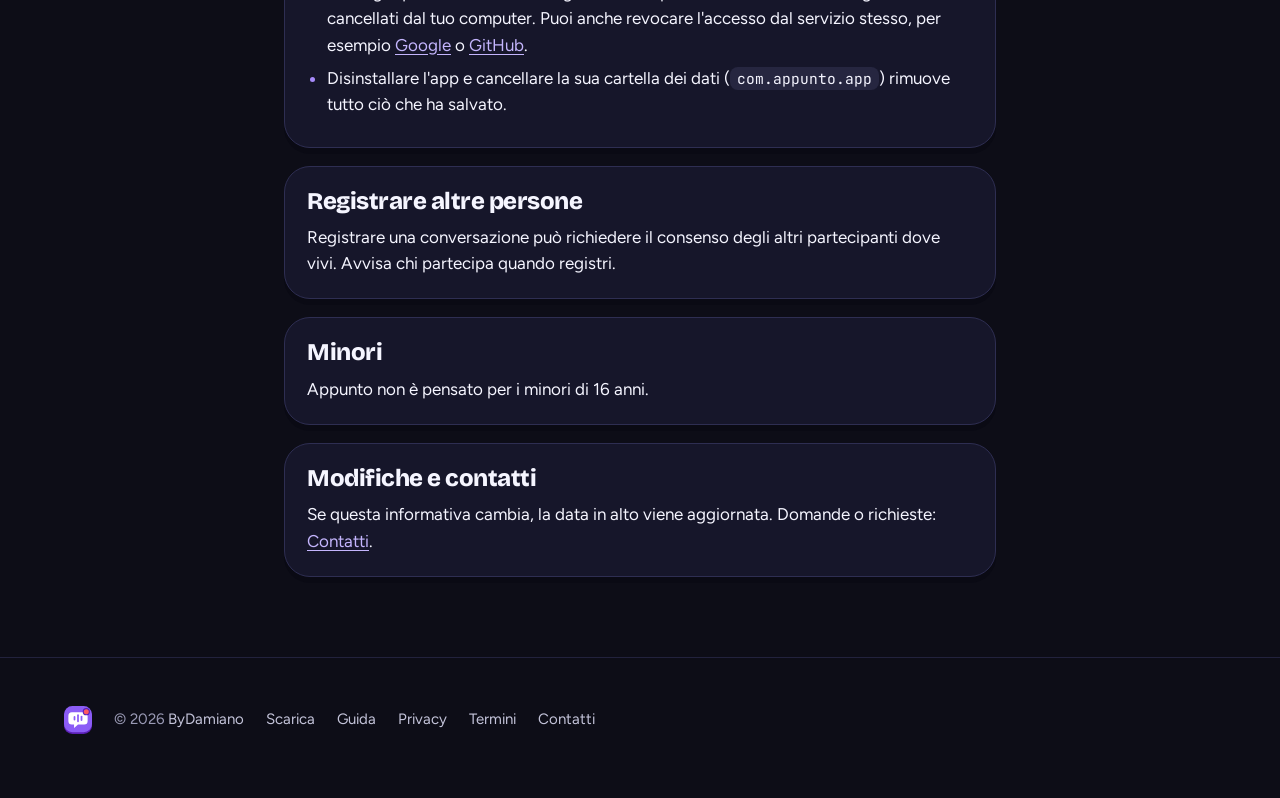
<file: privacy.html>
<!doctype html>
<html lang="it" data-i18n-page="privacy">
  <head>
    <meta charset="utf-8" />
    <meta name="viewport" content="width=device-width, initial-scale=1, viewport-fit=cover" />
    <title>Informativa privacy di Appunto: cosa resta sul tuo computer</title>
    <meta name="description" content="Cosa registra Appunto, cosa resta sul tuo computer, cosa viene inviato e dove, e come cancellarlo." />
    <link rel="canonical" href="https://bydamiano.github.io/appunto-site/privacy.html" />
    <meta name="robots" content="index, follow" />
    <meta name="theme-color" content="#0d0d17" />
    <link rel="icon" href="favicon.ico" sizes="any" />
    <link rel="icon" href="icon.svg" type="image/svg+xml" />
    <link rel="apple-touch-icon" href="apple-touch-icon.png" />
    <link rel="manifest" href="site.webmanifest" />
    <meta property="og:type" content="article" />
    <meta property="og:site_name" content="Appunto" />
    <meta property="og:title" content="Informativa privacy di Appunto: cosa resta sul tuo computer" />
    <meta property="og:description" content="Cosa registra Appunto, cosa resta sul tuo computer, cosa viene inviato e dove, e come cancellarlo." />
    <meta property="og:url" content="https://bydamiano.github.io/appunto-site/privacy.html" />
    <meta property="og:image" content="https://bydamiano.github.io/appunto-site/og.png" />
    <meta property="og:image:width" content="1200" />
    <meta property="og:image:height" content="630" />
    <meta property="og:locale" content="it_IT" />
    <meta property="og:locale:alternate" content="en_US" />
    <meta name="twitter:card" content="summary_large_image" />
    <meta name="twitter:title" content="Informativa privacy di Appunto: cosa resta sul tuo computer" />
    <meta name="twitter:description" content="Cosa registra Appunto, cosa resta sul tuo computer, cosa viene inviato e dove, e come cancellarlo." />
    <meta name="twitter:image" content="https://bydamiano.github.io/appunto-site/og.png" />
    <link rel="preconnect" href="https://fonts.googleapis.com" />
    <link rel="preconnect" href="https://fonts.gstatic.com" crossorigin />
    <link rel="stylesheet" href="https://fonts.googleapis.com/css2?family=Bricolage+Grotesque:opsz,wght@12..96,500..800&family=Figtree:wght@400;500;600;700;800&family=JetBrains+Mono:wght@500;700&display=swap" />
    <link rel="stylesheet" href="style.css" />
    <script src="site.js" defer></script>
  </head>
  <body>
    <header class="top">
      <div class="wrap top-in">
        <a class="brand" href="./"><img src="logo.svg" alt="" width="38" height="38" /><span>App<span class="unto">unto</span></span></a>
        <nav class="links" aria-label="Sito" data-i18n-label="nav.label">
          <a href="./#come-funziona" data-i18n="nav.how">Come funziona</a>
          <a href="./#cose-da-fare" data-i18n="nav.todos">Cose da fare</a>
          <a href="./#funzioni" data-i18n="nav.features">Funzioni</a>
          <a href="guide.html" data-i18n="nav.guide">Guida</a>
          <a href="privacy.html" aria-current="page" data-i18n="nav.privacy">Privacy</a>
        </nav>
        <div class="top-actions">
          <div class="lang" role="group" aria-label="Lingua" data-i18n-label="lang.label">
            <button type="button" data-lang="it" aria-pressed="true">IT</button>
            <button type="button" data-lang="en" aria-pressed="false">EN</button>
          </div>
          <a class="btn btn-primary btn-sm" href="download.html" data-i18n="cta.download">Scarica</a>
        </div>
      </div>
      <div class="progress" aria-hidden="true"></div>
    </header>

    <main class="wrap page prose">
      <div lang="it" data-lang-only="it">
        <p class="eyebrow">Privacy</p>
        <h1>Informativa sulla privacy</h1>
        <p class="meta">Ultimo aggiornamento: 31 ottobre 2026</p>
        <p class="lead">Appunto è un'app desktop (macOS, Windows, Linux) che registra le tue riunioni e le trasforma in appunti in cui puoi cercare. Funziona sul tuo computer. Non esiste un server di Appunto: lo sviluppatore non riceve mai le tue registrazioni, trascrizioni, token degli account o chiavi API.</p>

        <section class="card">
          <h2>Chi siamo</h2>
          <p>Sono uno sviluppatore indipendente: creo app per le mie esigenze e per quelle della vita di tutti i giorni, pensate per chiunque. Per domande o richieste: <a href="mailto:bydamiano07@gmail.com">Contatti</a>.</p>
        </section>

        <section class="card">
          <h2>Cosa registra l'app</h2>
          <ul>
            <li><strong>L'audio, solo mentre registri.</strong> Appunto cattura l'audio del tuo computer e il tuo microfono dal momento in cui premi registra a quando ti fermi. Nessun bot entra nella call.</li>
            <li><strong>Trascritto sul tuo computer.</strong> L'audio viene trascritto in locale da un motore vocale integrato (whisper.cpp). L'audio grezzo non lascia mai il tuo computer; i brevi pezzi di audio vengono cancellati una volta trascritti (quelli non riusciti restano nella cache dell'app per poterli riprovare).</li>
            <li><strong>Voci.</strong> La distinzione tra le voci («Voce 1», «Voce 2») avviene sul tuo computer. Salvare un'<em>impronta vocale</em> per riconoscere una persona nelle riunioni successive è spento all'inizio; quando lo attivi, le impronte vocali sono dati biometrici conservati solo nel database locale e si possono cancellare una per una o tutte insieme nelle Impostazioni. Le impronte vocali non vengono mai inviate da nessuna parte.</li>
            <li><strong>Scheda di Google Meet (macOS, facoltativo).</strong> Mentre registri, l'app può leggere la scheda di Google Meet aperta nel browser per conoscere i nomi dei partecipanti e chi sta parlando. Il testo dei sottotitoli non viene mai letto né salvato, e niente viene inviato.</li>
          </ul>
        </section>

        <section class="card">
          <h2>Account Google (facoltativo)</h2>
          <p>Se colleghi Google, il tuo account Google ti chiede di concedere questi permessi di sola lettura:</p>
          <ul>
            <li><code>openid</code> ed <code>email</code>: per mostrare quale account è collegato.</li>
            <li><code>https://www.googleapis.com/auth/calendar.events.readonly</code>: per trovare l'evento del Calendario che corrisponde a una registrazione e usarne il titolo e i nomi e gli indirizzi email delle persone invitate.</li>
            <li><code>https://www.googleapis.com/auth/meetings.space.readonly</code>: per le call di Google Meet, per leggere i nomi visualizzati delle persone che sono entrate davvero.</li>
          </ul>
          <p>Appunto chiede a Google solo gli eventi intorno all'orario di una registrazione e la call di Meet con quel codice riunione. I risultati vengono salvati nel database locale sul tuo computer. Appunto non modifica mai il tuo calendario né le tue riunioni.</p>
        </section>

        <section class="card">
          <h2>Norme sui dati utente dei servizi API di Google</h2>
          <p>L'uso e il trasferimento ad altre app, da parte di Appunto, delle informazioni ricevute dalle API di Google rispetteranno le <a href="https://developers.google.com/terms/api-services-user-data-policy">Google API Services User Data Policy</a>, inclusi i requisiti di uso limitato (Limited Use).</p>
          <p>I dati di Google, e di ogni altro servizio, non vengono usati per la pubblicità, non vengono venduti, non vengono condivisi con lo sviluppatore e non vengono usati dallo sviluppatore per addestrare modelli di AI o di machine learning.</p>
        </section>

        <section class="card">
          <h2>Altri strumenti collegati (facoltativo)</h2>
          <p>Puoi collegare GitHub (permesso <code>repo</code>), GitLab, Jira e Confluence (Atlassian) e Azure DevOps con l'accesso dal browser. Appunto invia loro solo i codici sentiti in una riunione, come <code>PROJ-142</code> o <code>owner/repo#12</code>, per mostrare il titolo e lo stato di quelle issue e pull request. Il testo delle trascrizioni non viene mai inviato.</p>
        </section>

        <section class="card">
          <h2>Fare domande sulle tue riunioni</h2>
          <p>Quando è selezionato il modello linguistico locale integrato, le domande ricevono risposta sul tuo computer e niente esce.</p>
          <p>Quando scegli un fornitore AI online (Google Gemini, OpenAI, il tuo piano ChatGPT, Anthropic o OpenRouter), Appunto invia a quel fornitore la tua domanda e i pochi pezzi di trascrizione utili, direttamente dal tuo computer, con la tua chiave o il tuo account. Si applicano i termini e l'informativa privacy di quel fornitore. Google può usare le richieste inviate con una chiave Gemini gratuita per migliorare i suoi prodotti.</p>
        </section>

        <section class="card">
          <h2>Collegare un assistente AI (facoltativo)</h2>
          <p>«MCP» (collegare un'AI) è spento finché non lo accendi. Permette a un assistente sul tuo computer (come Claude o Codex) di leggere le tue riunioni e le tue cose da fare attraverso Appunto, entro i limiti che scegli tu: riunioni, trascrizioni, cose da fare, nomi dei partecipanti, e se può modificare le cose da fare. Appunto non apre nessuna porta di rete per questo. Quello che l'assistente legge viene inviato dall'assistente al suo fornitore, fuori dal controllo di Appunto. Impronte vocali e audio non vengono mai condivisi.</p>
        </section>

        <section class="card">
          <h2>Cosa viene salvato, e dove</h2>
          <ul>
            <li><strong>Solo sul tuo computer.</strong> Riunioni, trascrizioni, cose da fare, partecipanti e impostazioni sono conservati nel database locale e nei file di impostazioni dell'app.</li>
            <li>Le chiavi API e i token di accesso sono conservati in un file nella cartella dei dati dell'app che solo il tuo account utente può leggere. <strong>Non sono cifrati</strong>, quindi un programma eseguito con il tuo utente potrebbe leggerli.</li>
            <li>Il modello vocale, i modelli per le voci e il modello linguistico locale facoltativo vengono scaricati una volta, quando servono, da Hugging Face e GitHub. Questi download non inviano dati personali.</li>
            <li>L'app non ha analitiche, tracciamento né telemetria. Lo sviluppatore non ha server e non riceve dati dall'app.</li>
          </ul>
        </section>

        <section class="card">
          <h2>Le tue scelte</h2>
          <ul>
            <li>Cancella qualsiasi riunione nell'app: la sua trascrizione e i suoi appunti vengono rimossi dal database locale.</li>
            <li>Cancella una o tutte le voci salvate nelle Impostazioni.</li>
            <li>Scollega qualsiasi servizio collegato nelle Impostazioni: i suoi token vengono cancellati dal tuo computer. Puoi anche revocare l'accesso dal servizio stesso, per esempio <a href="https://myaccount.google.com/permissions">Google</a> o <a href="https://github.com/settings/applications">GitHub</a>.</li>
            <li>Disinstallare l'app e cancellare la sua cartella dei dati (<code>com.appunto.app</code>) rimuove tutto ciò che ha salvato.</li>
          </ul>
        </section>

        <section class="card">
          <h2>Registrare altre persone</h2>
          <p>Registrare una conversazione può richiedere il consenso degli altri partecipanti dove vivi. Avvisa chi partecipa quando registri.</p>
        </section>

        <section class="card">
          <h2>Minori</h2>
          <p>Appunto non è pensato per i minori di 16 anni.</p>
        </section>

        <section class="card">
          <h2>Modifiche e contatti</h2>
          <p>Se questa informativa cambia, la data in alto viene aggiornata. Domande o richieste: <a href="mailto:bydamiano07@gmail.com">Contatti</a>.</p>
        </section>
      </div>

      <div lang="en" data-lang-only="en" hidden>
        <p class="eyebrow">Privacy</p>
        <h1>Privacy Policy</h1>
        <p class="meta">Last updated October 31, 2026</p>
        <p class="lead">Appunto is a desktop app (macOS, Windows, Linux) that records your meetings and turns them into searchable notes. It runs on your computer. There is no Appunto server: the developer never receives your recordings, transcripts, account tokens or API keys.</p>

        <section class="card">
          <h2>Who we are</h2>
          <p>I'm an independent developer: I build apps for my own needs and for everyday life, made for everyone. Questions or requests: <a href="mailto:bydamiano07@gmail.com">Contact</a>.</p>
        </section>

        <section class="card">
          <h2>What the app records</h2>
          <ul>
            <li><strong>Audio, only while you record.</strong> Appunto captures your computer's audio and your microphone between the moment you press record and the moment you stop. No bot joins the call.</li>
            <li><strong>Transcribed on your computer.</strong> The audio is transcribed locally by a built-in speech engine (whisper.cpp). Raw audio never leaves your computer; short audio pieces are deleted once transcribed (pieces that failed are kept in the app's cache so they can be retried).</li>
            <li><strong>Speakers.</strong> Telling voices apart (“Speaker 1”, “Speaker 2”) happens on your computer. Saving a <em>voice print</em> so a person is recognized in later meetings is off by default; when you turn it on, voice prints are biometric data kept only in the local database and can be deleted one by one or all at once in Settings. Voice prints are never sent anywhere.</li>
            <li><strong>Google Meet tab (macOS, optional).</strong> While recording, the app can read the open Google Meet tab in your browser to learn participant names and who is talking. Caption text is never read or stored, and nothing is sent anywhere.</li>
          </ul>
        </section>

        <section class="card">
          <h2>Google account (optional)</h2>
          <p>If you connect Google, your Google account asks you to allow these read-only permissions:</p>
          <ul>
            <li><code>openid</code> and <code>email</code>: to show which account is connected.</li>
            <li><code>https://www.googleapis.com/auth/calendar.events.readonly</code>: to find the Calendar event that matches a recording and use its title and the names and email addresses of the people invited.</li>
            <li><code>https://www.googleapis.com/auth/meetings.space.readonly</code>: for Google Meet calls, to read the display names of the people who actually joined.</li>
          </ul>
          <p>Appunto asks Google only for the events around the time of a recording and for the Meet call with that meeting code. The results are stored in the local database on your computer. Appunto never changes your calendar or your meetings.</p>
        </section>

        <section class="card">
          <h2>Google API Services User Data Policy</h2>
          <p>Appunto's use and transfer to any other app of information received from Google APIs will adhere to the <a href="https://developers.google.com/terms/api-services-user-data-policy">Google API Services User Data Policy</a>, including the Limited Use requirements.</p>
          <p>Data from Google, and from every other service, is not used for advertising, is not sold, is not shared with the developer and is not used by the developer to train AI or machine-learning models.</p>
        </section>

        <section class="card">
          <h2>Other connected tools (optional)</h2>
          <p>You can connect GitHub (permission <code>repo</code>), GitLab, Jira and Confluence (Atlassian) and Azure DevOps with a browser sign-in. Appunto sends them only identifiers it heard in a meeting, such as <code>PROJ-142</code> or <code>owner/repo#12</code>, to show the title and status of those issues and pull requests. Transcript text is never sent to them.</p>
        </section>

        <section class="card">
          <h2>Asking questions about your meetings</h2>
          <p>When the built-in local language model is selected, questions are answered on your computer and nothing leaves it.</p>
          <p>When you choose an online AI provider (Google Gemini, OpenAI, your ChatGPT plan, Anthropic or OpenRouter), Appunto sends that provider your question and the few transcript snippets relevant to it, directly from your computer, with your own key or account. That provider's terms and privacy policy apply. Google may use prompts sent with a free Gemini key to improve its products.</p>
        </section>

        <section class="card">
          <h2>Connecting an AI assistant (optional)</h2>
          <p>“MCP” (connecting an AI) is off until you turn it on. It lets an assistant on your computer (such as Claude or Codex) read your meetings and to-dos through Appunto, within the limits you choose: meetings, transcripts, to-dos, participant names, and whether it may change to-dos. Appunto opens no network port for it. What the assistant reads is sent by the assistant to its own provider, outside Appunto's control. Voice prints and audio are never shared.</p>
        </section>

        <section class="card">
          <h2>What is stored, and where</h2>
          <ul>
            <li><strong>On your computer only.</strong> Meetings, transcripts, to-dos, participants and settings are kept in the app's local database and settings files.</li>
            <li>API keys and sign-in tokens are kept in a file in the app's data folder that only your user account can read. They are <strong>not encrypted</strong>, so a program running as your user could read them.</li>
            <li>The speech model, the speaker models and the optional local language model are downloaded once, when needed, from Hugging Face and GitHub. Those downloads send no personal data.</li>
            <li>The app has no analytics, no tracking and no telemetry. The developer has no server and receives no data from the app.</li>
          </ul>
        </section>

        <section class="card">
          <h2>Your choices</h2>
          <ul>
            <li>Delete any meeting in the app: its transcript and notes are removed from the local database.</li>
            <li>Delete one or all saved voices in Settings.</li>
            <li>Disconnect any connected service in Settings: its tokens are deleted from your computer. You can also revoke access from the service, for example <a href="https://myaccount.google.com/permissions">Google</a> or <a href="https://github.com/settings/applications">GitHub</a>.</li>
            <li>Uninstalling the app and deleting its data folder (<code>com.appunto.app</code>) removes everything it stored.</li>
          </ul>
        </section>

        <section class="card">
          <h2>Recording other people</h2>
          <p>Recording a conversation may require the consent of the other participants where you live. Tell participants when you record.</p>
        </section>

        <section class="card">
          <h2>Children</h2>
          <p>Appunto is not intended for children under 16.</p>
        </section>

        <section class="card">
          <h2>Changes and contact</h2>
          <p>If this policy changes, the date above is updated. Questions or requests: <a href="mailto:bydamiano07@gmail.com">Contact</a>.</p>
        </section>
      </div>
    </main>

    <footer>
      <div class="wrap">
        <img src="logo.svg" alt="" width="28" height="28" />
        <span>© 2026 <a href="https://bydamiano.me">ByDamiano</a></span>
        <a href="download.html" data-i18n="nav.download">Scarica</a>
        <a href="guide.html" data-i18n="nav.guide">Guida</a>
        <a href="privacy.html" data-i18n="nav.privacy">Privacy</a>
        <a href="terms.html" data-i18n="nav.terms">Termini</a>
        <a href="mailto:bydamiano07@gmail.com" data-i18n="foot.contact">Contatti</a>
      </div>
    </footer>
  </body>
</html>
</file>
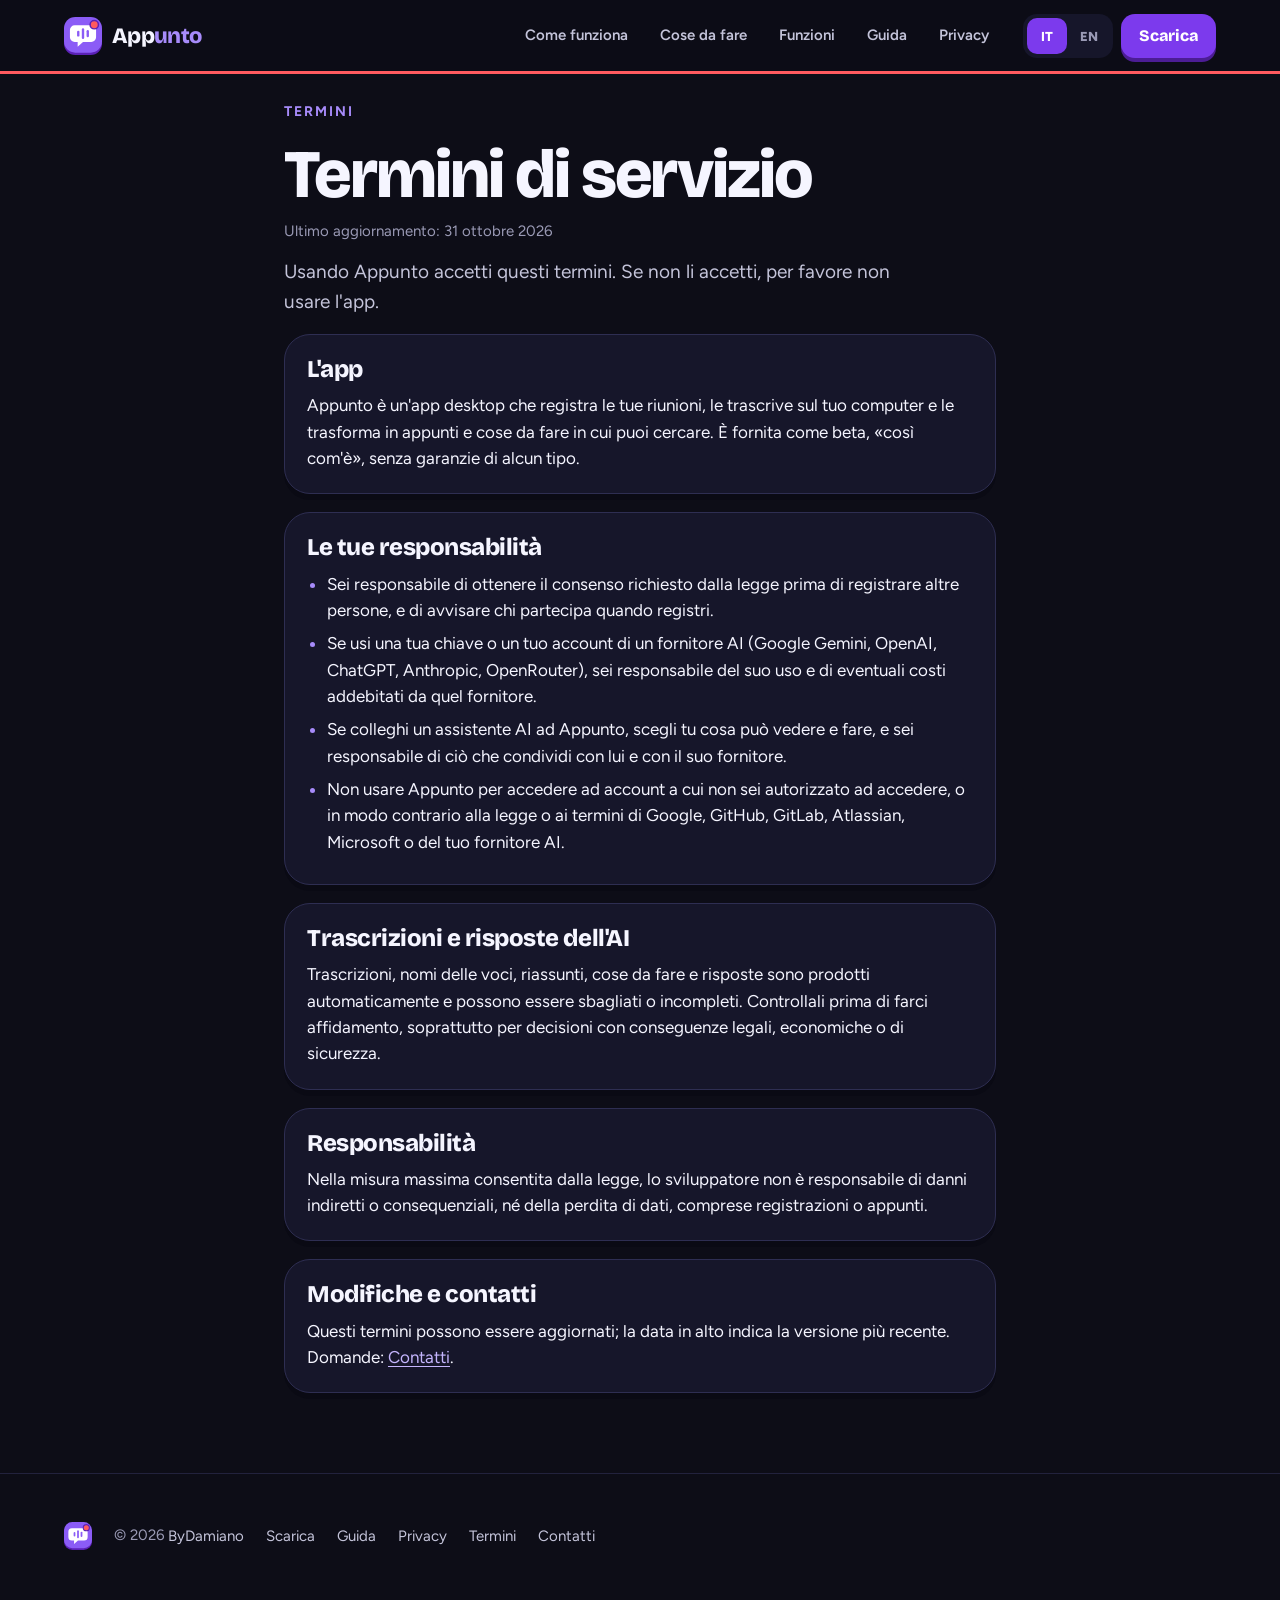
<file: terms.html>
<!doctype html>
<html lang="it" data-i18n-page="terms">
  <head>
    <meta charset="utf-8" />
    <meta name="viewport" content="width=device-width, initial-scale=1, viewport-fit=cover" />
    <title>Termini di servizio di Appunto</title>
    <meta name="description" content="Le condizioni per usare Appunto." />
    <link rel="canonical" href="https://bydamiano.github.io/appunto-site/terms.html" />
    <meta name="robots" content="index, follow" />
    <meta name="theme-color" content="#0d0d17" />
    <link rel="icon" href="favicon.ico" sizes="any" />
    <link rel="icon" href="icon.svg" type="image/svg+xml" />
    <link rel="apple-touch-icon" href="apple-touch-icon.png" />
    <link rel="manifest" href="site.webmanifest" />
    <meta property="og:type" content="article" />
    <meta property="og:site_name" content="Appunto" />
    <meta property="og:title" content="Termini di servizio di Appunto" />
    <meta property="og:description" content="Le condizioni per usare Appunto." />
    <meta property="og:url" content="https://bydamiano.github.io/appunto-site/terms.html" />
    <meta property="og:image" content="https://bydamiano.github.io/appunto-site/og.png" />
    <meta property="og:image:width" content="1200" />
    <meta property="og:image:height" content="630" />
    <meta property="og:locale" content="it_IT" />
    <meta property="og:locale:alternate" content="en_US" />
    <meta name="twitter:card" content="summary_large_image" />
    <meta name="twitter:title" content="Termini di servizio di Appunto" />
    <meta name="twitter:description" content="Le condizioni per usare Appunto." />
    <meta name="twitter:image" content="https://bydamiano.github.io/appunto-site/og.png" />
    <link rel="preconnect" href="https://fonts.googleapis.com" />
    <link rel="preconnect" href="https://fonts.gstatic.com" crossorigin />
    <link rel="stylesheet" href="https://fonts.googleapis.com/css2?family=Bricolage+Grotesque:opsz,wght@12..96,500..800&family=Figtree:wght@400;500;600;700;800&family=JetBrains+Mono:wght@500;700&display=swap" />
    <link rel="stylesheet" href="style.css" />
    <script src="site.js" defer></script>
  </head>
  <body>
    <header class="top">
      <div class="wrap top-in">
        <a class="brand" href="./"><img src="logo.svg" alt="" width="38" height="38" /><span>App<span class="unto">unto</span></span></a>
        <nav class="links" aria-label="Sito" data-i18n-label="nav.label">
          <a href="./#come-funziona" data-i18n="nav.how">Come funziona</a>
          <a href="./#cose-da-fare" data-i18n="nav.todos">Cose da fare</a>
          <a href="./#funzioni" data-i18n="nav.features">Funzioni</a>
          <a href="guide.html" data-i18n="nav.guide">Guida</a>
          <a href="privacy.html" data-i18n="nav.privacy">Privacy</a>
        </nav>
        <div class="top-actions">
          <div class="lang" role="group" aria-label="Lingua" data-i18n-label="lang.label">
            <button type="button" data-lang="it" aria-pressed="true">IT</button>
            <button type="button" data-lang="en" aria-pressed="false">EN</button>
          </div>
          <a class="btn btn-primary btn-sm" href="download.html" data-i18n="cta.download">Scarica</a>
        </div>
      </div>
      <div class="progress" aria-hidden="true"></div>
    </header>

    <main class="wrap page prose">
      <div lang="it" data-lang-only="it">
        <p class="eyebrow">Termini</p>
        <h1>Termini di servizio</h1>
        <p class="meta">Ultimo aggiornamento: 31 ottobre 2026</p>
        <p class="lead">Usando Appunto accetti questi termini. Se non li accetti, per favore non usare l'app.</p>

        <section class="card">
          <h2>L'app</h2>
          <p>Appunto è un'app desktop che registra le tue riunioni, le trascrive sul tuo computer e le trasforma in appunti e cose da fare in cui puoi cercare. È fornita come beta, «così com'è», senza garanzie di alcun tipo.</p>
        </section>

        <section class="card">
          <h2>Le tue responsabilità</h2>
          <ul>
            <li>Sei responsabile di ottenere il consenso richiesto dalla legge prima di registrare altre persone, e di avvisare chi partecipa quando registri.</li>
            <li>Se usi una tua chiave o un tuo account di un fornitore AI (Google Gemini, OpenAI, ChatGPT, Anthropic, OpenRouter), sei responsabile del suo uso e di eventuali costi addebitati da quel fornitore.</li>
            <li>Se colleghi un assistente AI ad Appunto, scegli tu cosa può vedere e fare, e sei responsabile di ciò che condividi con lui e con il suo fornitore.</li>
            <li>Non usare Appunto per accedere ad account a cui non sei autorizzato ad accedere, o in modo contrario alla legge o ai termini di Google, GitHub, GitLab, Atlassian, Microsoft o del tuo fornitore AI.</li>
          </ul>
        </section>

        <section class="card">
          <h2>Trascrizioni e risposte dell'AI</h2>
          <p>Trascrizioni, nomi delle voci, riassunti, cose da fare e risposte sono prodotti automaticamente e possono essere sbagliati o incompleti. Controllali prima di farci affidamento, soprattutto per decisioni con conseguenze legali, economiche o di sicurezza.</p>
        </section>

        <section class="card">
          <h2>Responsabilità</h2>
          <p>Nella misura massima consentita dalla legge, lo sviluppatore non è responsabile di danni indiretti o consequenziali, né della perdita di dati, comprese registrazioni o appunti.</p>
        </section>

        <section class="card">
          <h2>Modifiche e contatti</h2>
          <p>Questi termini possono essere aggiornati; la data in alto indica la versione più recente. Domande: <a href="mailto:bydamiano07@gmail.com">Contatti</a>.</p>
        </section>
      </div>

      <div lang="en" data-lang-only="en" hidden>
        <p class="eyebrow">Terms</p>
        <h1>Terms of Service</h1>
        <p class="meta">Last updated October 31, 2026</p>
        <p class="lead">By using Appunto you agree to these terms. If you do not agree, please do not use the app.</p>

        <section class="card">
          <h2>The app</h2>
          <p>Appunto is a desktop app that records your meetings, transcribes them on your computer and turns them into searchable notes and to-dos. It is provided as a beta, “as is”, without warranties of any kind.</p>
        </section>

        <section class="card">
          <h2>Your responsibilities</h2>
          <ul>
            <li>You are responsible for getting any consent the law requires before recording other people, and for telling participants when you record.</li>
            <li>If you use your own AI provider key or account (Google Gemini, OpenAI, ChatGPT, Anthropic, OpenRouter), you are responsible for its use and for any costs that provider charges.</li>
            <li>If you connect an AI assistant to Appunto, you choose what it can see and do, and you are responsible for what you share with it and its provider.</li>
            <li>Do not use Appunto to access accounts you are not authorized to access, or in a way that breaks the law or the terms of Google, GitHub, GitLab, Atlassian, Microsoft or your AI provider.</li>
          </ul>
        </section>

        <section class="card">
          <h2>Transcripts and AI answers</h2>
          <p>Transcripts, speaker names, summaries, to-dos and answers are produced automatically and can be wrong or incomplete. Check them before relying on them, especially for decisions with legal, financial or safety consequences.</p>
        </section>

        <section class="card">
          <h2>Liability</h2>
          <p>To the maximum extent permitted by law, the developer is not liable for indirect or consequential damages, or for loss of data, including recordings or notes.</p>
        </section>

        <section class="card">
          <h2>Changes and contact</h2>
          <p>These terms may be updated; the date above shows the latest version. Questions: <a href="mailto:bydamiano07@gmail.com">Contact</a>.</p>
        </section>
      </div>
    </main>

    <footer>
      <div class="wrap">
        <img src="logo.svg" alt="" width="28" height="28" />
        <span>© 2026 <a href="https://bydamiano.me">ByDamiano</a></span>
        <a href="download.html" data-i18n="nav.download">Scarica</a>
        <a href="guide.html" data-i18n="nav.guide">Guida</a>
        <a href="privacy.html" data-i18n="nav.privacy">Privacy</a>
        <a href="terms.html" aria-current="page" data-i18n="nav.terms">Termini</a>
        <a href="mailto:bydamiano07@gmail.com" data-i18n="foot.contact">Contatti</a>
      </div>
    </footer>
  </body>
</html>
</file>
<file: style.css>
/* Appunto site: the app's own tokens (src/styles.scss) and primitives. */
:root {
  color-scheme: dark;
  --bg: #0d0d17;
  --sidebar: #12121f;
  --card: #16162a;
  --raised: #1d1d36;
  --chip: #262640;
  --chip-grape: #2a1a4a;
  --border: #2e2e52;
  --border-strong: #4a4a78;
  --text: #f5f5ff;
  --text-soft: #c4c4da;
  --text-muted: #9a9ab5;
  --grape: #8b5cf6;
  --grape-fill: #7c3aed;
  --grape-deep: #4c1d95;
  --coral: #ff5a5f;
  --coral-deep: #b3262b;
  --coral-ink: #1a0507;
  --mint: #4ade80;
  --mint-ink: #0d2416;
  --amber: #f5b942;
  --sky-tile: #0e3a52;
  --accent: #a78bfa;
  --focus: #c4b5fd;
  --shade: #0a0a14;
  --display: 'Bricolage Grotesque', ui-sans-serif, system-ui, -apple-system, 'Segoe UI', sans-serif;
  --font: 'Figtree', ui-sans-serif, system-ui, -apple-system, 'Segoe UI', sans-serif;
  --mono: 'JetBrains Mono', ui-monospace, SFMono-Regular, Menlo, monospace;
  --gutter: clamp(20px, 5vw, 64px);
  --bounce: cubic-bezier(.3, 1.6, .5, 1);
}

*, *::before, *::after { box-sizing: border-box; }
html { scroll-behavior: smooth; -webkit-text-size-adjust: 100%; scroll-padding-top: 96px; }
body {
  margin: 0;
  background: var(--bg);
  color: var(--text);
  font: 17px/1.55 var(--font);
  -webkit-font-smoothing: antialiased;
  overflow-x: clip;
}
img, svg { display: block; max-width: 100%; }
a { color: var(--focus); text-underline-offset: 3px; }
a:hover { color: #ede9fe; }
:focus-visible { outline: 3px solid var(--focus); outline-offset: 3px; border-radius: 8px; }
h1, h2, h3 { margin: 0; font-family: var(--display); font-optical-sizing: auto; font-weight: 800; letter-spacing: -0.02em; line-height: 1.05; text-wrap: balance; }
p { margin: 0; }
code { font-family: var(--mono); font-size: 0.86em; background: var(--chip); border-radius: 8px; padding: 2px 7px; overflow-wrap: anywhere; }
pre { background: var(--sidebar); border-radius: 16px; padding: 14px 16px; overflow-x: auto; font-size: 0.86rem; line-height: 1.55; }
pre code { background: none; padding: 0; }
.wrap { width: 100%; max-width: 1296px; margin: 0 auto; padding: 0 var(--gutter); }
.ico { fill: none; stroke: currentColor; stroke-width: 2; stroke-linecap: round; stroke-linejoin: round; }

/* ------------------------------------------------------------ chunky game buttons */
.btn {
  --fill: var(--raised); --shade-c: var(--shade); --ink: var(--text);
  display: inline-flex; align-items: center; justify-content: center; gap: 10px;
  min-height: 56px; padding: 0 28px; border: 0; border-radius: 18px;
  background: var(--fill); box-shadow: 0 6px 0 var(--shade-c); color: var(--ink);
  font: 800 18px/1.1 var(--display); text-decoration: none; white-space: nowrap; cursor: pointer;
  transition: transform 120ms ease, box-shadow 120ms ease;
}
.btn:hover { color: var(--ink); transform: translateY(-2px); box-shadow: 0 8px 0 var(--shade-c); }
.btn:active { transform: translateY(6px); box-shadow: 0 0 0 var(--shade-c); }
.btn svg { flex: none; width: 20px; height: 20px; }
.btn-primary { --fill: var(--grape-fill); --shade-c: var(--grape-deep); --ink: #fff; }
.btn-coral { --fill: var(--coral); --shade-c: var(--coral-deep); --ink: var(--coral-ink); }
.btn-ghost { box-shadow: 0 6px 0 var(--shade-c), inset 0 0 0 2px #34345c; }
.btn-ghost:hover { box-shadow: 0 8px 0 var(--shade-c), inset 0 0 0 2px var(--grape); }
.btn-ghost:active { box-shadow: 0 0 0 var(--shade-c), inset 0 0 0 2px var(--grape); }
.btn-sm { min-height: 44px; padding: 0 18px; border-radius: 14px; font-size: 16px; box-shadow: 0 4px 0 var(--shade-c); }
.btn-sm:hover { box-shadow: 0 6px 0 var(--shade-c); }
.btn-sm:active { transform: translateY(4px); }
.btn-lg { min-height: 68px; padding: 0 36px; border-radius: 22px; font-size: 21px; }
.btn[aria-disabled='true'] { --fill: var(--chip); --shade-c: var(--shade); --ink: var(--text-muted); pointer-events: none; opacity: 0.7; }

/* ------------------------------------------------------------ header */
.top {
  position: sticky; top: 0; z-index: 50;
  background: rgb(13 13 23 / 0.8);
  -webkit-backdrop-filter: blur(14px); backdrop-filter: blur(14px);
  border-bottom: 1px solid #22223d;
}
.progress { display: none; }
@supports (animation-timeline: scroll()) {
  .progress {
    display: block; position: absolute; left: 0; right: 0; bottom: -2px; height: 3px;
    background: var(--coral); transform-origin: 0 50%;
    animation: grow linear both; animation-timeline: scroll(root);
  }
}
@keyframes grow { from { transform: scaleX(0); } to { transform: scaleX(1); } }
.top-in { display: grid; grid-template-columns: 1fr auto; grid-template-areas: 'brand actions' 'links links'; align-items: center; gap: 8px 12px; padding-block: 12px 8px; }
.top-in .brand { grid-area: brand; }
.top-in .links { grid-area: links; }
.top-in .top-actions { grid-area: actions; }
.brand { display: flex; align-items: center; gap: 10px; color: var(--text); text-decoration: none; font: 800 22px/1 var(--display); letter-spacing: -0.03em; }
.brand:hover { color: var(--text); }
.brand .unto { color: var(--accent); }
.brand img { width: 38px; height: 38px; transition: transform 300ms var(--bounce); }
.brand:hover img { transform: rotate(-10deg) scale(1.08); }
.top-actions { display: flex; align-items: center; gap: 8px; }
.links { display: flex; gap: 4px; overflow-x: auto; scrollbar-width: none; margin-inline: -6px; padding-bottom: 4px; }
.links::-webkit-scrollbar { display: none; }
.links a { flex: none; display: inline-flex; align-items: center; min-height: 44px; padding: 0 14px; border-radius: 12px; color: var(--text-soft); text-decoration: none; font-weight: 600; font-size: 15px; }
.links a:hover, .links a[aria-current='page'] { background: var(--raised); color: var(--text); }
@media (max-width: 380px) { .top-actions .btn-sm { display: none; } }
@media (min-width: 900px) {
  .top-in { grid-template-columns: auto 1fr auto; grid-template-areas: 'brand links actions'; padding-block: 14px; }
  .links { justify-self: end; margin: 0 8px 0 0; padding: 0; }
}

/* IT / EN switch, as in the app's top bar. */
.lang { display: flex; padding: 4px; gap: 2px; border-radius: 14px; background: var(--card); }
.lang button {
  min-width: 40px; min-height: 36px; border: 0; border-radius: 10px; background: none;
  color: var(--text-muted); font: 800 13px/1 var(--font); cursor: pointer;
}
.lang button[aria-pressed='true'] { background: var(--grape-fill); color: #fff; }

/* ------------------------------------------------------------ home: shared bits */
.display { font-family: var(--display); font-optical-sizing: auto; letter-spacing: -0.02em; }
.mono { font-family: var(--mono); }
.grape { color: var(--accent); }
.coral { color: #ff7a7e; }
.sec { position: relative; padding-block: 96px; }
.sec.tight { padding-top: 32px; }
.eyebrow { margin: 0 0 16px; color: var(--accent); font-weight: 700; font-size: 14px; text-transform: uppercase; letter-spacing: 0.14em; }
.h2 { font-size: clamp(36px, 5vw, 64px); line-height: 1; }
.sec-sub { margin-top: 20px; max-width: 620px; font-size: 19px; color: var(--text-soft); }
.pulse { flex: none; width: 10px; height: 10px; border-radius: 50%; background: var(--coral); animation: pulse 1.6s infinite; }
.float { animation: float 6s ease-in-out infinite; }
.float.d2 { animation-delay: -2s; animation-duration: 7s; }
.float.d3 { animation-delay: -4s; animation-duration: 5.5s; }
.spin-slow { animation: spin 18s linear infinite; }
.shape { position: absolute; z-index: 0; border-radius: 22px; pointer-events: none; }

/* ------------------------------------------------------------ hero */
.hero { position: relative; padding-block: 48px 80px; background-image: radial-gradient(#26264a 1.2px, transparent 1.2px); background-size: 28px 28px; }
.hero-grid { position: relative; z-index: 1; display: grid; gap: 56px; align-items: center; }
.pill { display: inline-flex; align-items: center; gap: 10px; margin-bottom: 28px; padding: 8px 16px 8px 12px; border-radius: 999px; background: var(--raised); border: 1px solid #34345c; color: #e4e4f0; font-weight: 600; font-size: 15px; }
.hero h1 { font-size: clamp(48px, 7vw, 96px); line-height: 0.95; }
.hero h1 > span { display: block; }
.sticker { display: inline-block !important; margin-top: 10px; padding: 2px 20px 10px; border-radius: 22px; background: var(--coral); color: var(--coral-ink); box-shadow: 0 8px 0 var(--coral-deep); transform: rotate(-2.5deg); animation: wobble 5s ease-in-out infinite; }
.hero-lead { margin: 32px 0 36px; max-width: 540px; font-size: clamp(18px, 2vw, 20px); color: var(--text-soft); }
.cta { display: flex; flex-wrap: wrap; gap: 16px; }
.hero-meta { margin-top: 28px; color: var(--text-muted); font-size: 15px; font-weight: 600; }
.hero-art { position: relative; min-height: 480px; display: flex; align-items: center; justify-content: center; }
@media (min-width: 1000px) {
  .hero { padding-block: 40px 64px; }
  .hero-grid { grid-template-columns: minmax(0, 1.05fr) minmax(0, 1fr); }
  .hero-art { min-height: 480px; }
}

.window { position: relative; width: 100%; max-width: 500px; margin: 0; border-radius: 28px; background: var(--card); border: 1px solid var(--border); box-shadow: 0 10px 0 var(--shade), 0 40px 80px rgb(0 0 0 / 0.55); overflow: hidden; transform: rotate(2deg); }
.win-bar { display: flex; align-items: center; gap: 8px; padding: 16px 20px; border-bottom: 1px solid #26264a; }
.win-bar .dot { width: 12px; height: 12px; border-radius: 50%; }
.win-bar .title { margin-left: 10px; min-width: 0; overflow: hidden; text-overflow: ellipsis; white-space: nowrap; font: 700 15px/1 var(--display); }
.rec { margin-left: auto; display: inline-flex; align-items: center; gap: 8px; padding: 6px 12px; border-radius: 999px; background: #2a1220; color: #ffb3b5; font: 700 13px/1 var(--mono); white-space: nowrap; }
.rec .pulse { width: 8px; height: 8px; }
.wave { display: flex; align-items: center; gap: 5px; height: 84px; margin: 20px 0 8px; padding: 0 24px; }
.wave i { flex: 1; height: var(--h, 60%); border-radius: 6px; background: var(--grape); animation: eq 1.1s ease-in-out infinite alternate; animation-delay: var(--d, 0s); }
.wave i:nth-child(3n) { background: var(--accent); }
.wave i:nth-child(5n) { background: var(--coral); }
.lines { display: grid; gap: 12px; padding: 12px 20px 24px; }
.line { display: flex; gap: 12px; align-items: flex-start; padding: 12px 14px; border-radius: 16px; background: var(--raised); }
.line.waiting { background: transparent; border: 1px dashed #34345c; }
.avatar { flex: none; width: 36px; height: 36px; border-radius: 12px; display: grid; place-items: center; font-weight: 800; font-size: 14px; color: var(--bg); }
.who { font-weight: 700; font-size: 14px; }
.when { margin-left: 6px; color: var(--text-muted); font: 500 12px/1 var(--mono); }
.said { margin-top: 4px; font-size: 15px; line-height: 1.4; color: #d8d8ea; }
.tag { display: inline-flex; margin-top: 8px; padding: 4px 10px; border-radius: 8px; font-size: 12px; font-weight: 700; }
.tag.decision { background: var(--chip-grape); color: var(--focus); }
.tag.todo { background: #132a1e; color: #bbf7d0; }
.typing { display: inline-flex; gap: 4px; padding: 6px 0; }
.typing span { width: 7px; height: 7px; border-radius: 50%; background: var(--text-muted); animation: typing 1.2s infinite; }
.typing span:nth-child(2) { animation-delay: 0.15s; }
.typing span:nth-child(3) { animation-delay: 0.3s; }
.float-chip { position: absolute; z-index: 3; display: inline-flex; align-items: center; gap: 8px; padding: 12px 16px; border-radius: 16px; font-weight: 700; font-size: 15px; white-space: nowrap; }
.float-chip svg { width: 18px; height: 18px; }
.float-chip.c1 { left: -8px; top: 34px; background: var(--coral); color: var(--coral-ink); box-shadow: 0 6px 0 var(--coral-deep); }
.float-chip.c2 { right: -14px; top: 46%; background: #fff; color: #2a0b5e; box-shadow: 0 6px 0 var(--focus); font: 700 14px/1 var(--mono); }
.float-chip.c3 { left: 6%; bottom: 0; background: var(--raised); border: 2px solid #34345c; box-shadow: 0 6px 0 var(--shade); }
.float-chip.c3 svg { color: var(--mint); }
@media (max-width: 720px) {
  .hero-art { min-height: 440px; }
  .float-chip { font-size: 13px; padding: 10px 12px; }
  .float-chip.c1 { left: 0; top: 0; }
  .float-chip.c2 { right: 0; }
}

/* ------------------------------------------------------------ marquee */
.marquee { overflow: hidden; margin: 0 -40px; background: var(--grape-fill); border-block: 4px solid var(--grape-deep); transform: rotate(-1.5deg); }
.track { display: flex; width: max-content; padding: 18px 0; animation: marquee 28s linear infinite; }
.track span { display: inline-flex; align-items: center; gap: 48px; padding-right: 48px; color: #fff; font: 800 24px/1 var(--display); white-space: nowrap; }
.track span::after { content: '✦'; color: #ffd6d7; }

/* ------------------------------------------------------------ how it works: levels */
.lvl-grid { position: relative; display: grid; gap: 28px; margin: 64px 0 0; padding: 0; list-style: none; }
.lvl-path { display: none; }
.level { position: relative; z-index: 1; padding: 32px; border-radius: 28px; background: var(--card); border: 1px solid var(--border); box-shadow: 0 8px 0 var(--shade); transition: transform 250ms var(--bounce); }
.level:hover { transform: translateY(-8px) rotate(-1deg); }
.lvl-badge { width: 72px; height: 72px; border-radius: 22px; display: flex; flex-direction: column; align-items: center; justify-content: center; font-family: var(--display); font-weight: 800; line-height: 1; }
.lvl-badge small { font-size: 11px; letter-spacing: 0.12em; opacity: 0.85; }
.lvl-badge b { font-size: 30px; }
.lvl-badge.b1 { background: var(--grape-fill); color: #fff; box-shadow: 0 6px 0 var(--grape-deep); }
.lvl-badge.b2 { background: var(--coral); color: var(--coral-ink); box-shadow: 0 6px 0 var(--coral-deep); }
.lvl-badge.b3 { background: #fff; color: #2a0b5e; box-shadow: 0 6px 0 var(--focus); }
.level h3 { margin: 28px 0 10px; font-size: 28px; }
.level p { color: var(--text-soft); }
.lvl-foot { display: flex; align-items: center; gap: 8px; margin-top: 24px; padding-top: 20px; border-top: 1px dashed #34345c; color: var(--text-muted); font-size: 14px; font-weight: 600; }
.lvl-foot svg { flex: none; width: 18px; height: 18px; color: var(--accent); }
@media (min-width: 960px) {
  .lvl-grid { grid-template-columns: repeat(3, minmax(0, 1fr)); }
  .lvl-path { display: block; position: absolute; left: 12%; right: 12%; top: 52px; height: 4px; background-image: linear-gradient(90deg, #34345c 50%, transparent 50%); background-size: 24px 4px; }
}

/* ------------------------------------------------------------ to-dos: quest log */
.split { display: grid; gap: 48px; align-items: center; }
@media (min-width: 960px) { .split { grid-template-columns: minmax(0, 1fr) minmax(0, 1.05fr); gap: 64px; } }
.sec-sub.strong { color: var(--text); font-weight: 700; }
.board { position: relative; padding: 22px 24px; border-radius: 32px; background: var(--card); border: 2px solid var(--border); box-shadow: 0 10px 0 var(--shade), 0 30px 60px rgb(0 0 0 / 0.4); overflow: hidden; }
.board-head { display: flex; flex-wrap: wrap; align-items: center; justify-content: space-between; gap: 16px; margin-bottom: 12px; }
.board-title { font: 800 22px/1.2 var(--display); }
.board-rank { margin-top: 4px; color: var(--text-muted); font-size: 14px; font-weight: 600; }
.xp { padding: 8px 14px; border-radius: 12px; background: var(--chip-grape); font: 700 15px/1 var(--mono); }
.xp-track { height: 20px; margin-bottom: 16px; border-radius: 999px; background: var(--bg); border: 2px solid var(--border); overflow: hidden; }
.xp-fill { width: 0; height: 100%; border-radius: 999px; background: var(--coral) repeating-linear-gradient(-45deg, rgb(255 255 255 / 0.18) 0 10px, transparent 10px 20px); background-size: 28px 28px; animation: stripes 1s linear infinite; transition: width 500ms var(--bounce); }
.quests { margin: 0; padding: 0; list-style: none; }
.quest { width: 100%; display: flex; align-items: center; gap: 16px; min-height: 60px; margin-bottom: 10px; padding: 10px 14px; border-radius: 20px; border: 2px solid var(--border); background: var(--raised); color: var(--text); font: inherit; text-align: left; cursor: pointer; box-shadow: 0 4px 0 var(--shade); transition: transform 150ms ease, box-shadow 150ms ease, border-color 150ms ease, background 200ms ease; }
.quest:hover { border-color: var(--grape); transform: translateY(-2px); box-shadow: 0 6px 0 var(--shade); }
.quest:active { transform: translateY(4px); box-shadow: 0 0 0 var(--shade); }
.check { flex: none; width: 34px; height: 34px; border-radius: 11px; border: 3px solid var(--border-strong); display: grid; place-items: center; background: var(--bg); color: transparent; }
.check svg { width: 20px; height: 20px; stroke-width: 3; }
.q-text { flex: 1; min-width: 0; display: grid; gap: 4px; }
.q-title { font-weight: 700; font-size: 17px; }
.q-meta { color: var(--text-muted); font-size: 13px; font-weight: 500; }
.xp-tag { flex: none; padding: 6px 10px; border-radius: 10px; background: var(--chip-grape); color: var(--focus); font: 800 13px/1 var(--mono); }
.quest[aria-pressed='true'] { background: #132a1e; border-color: #2f7a4e; }
.quest[aria-pressed='true'] .q-title { color: #a7d9b9; text-decoration: line-through; text-decoration-thickness: 2px; }
.quest[aria-pressed='true'] .check { background: var(--mint); border-color: var(--mint); color: var(--mint-ink); animation: pop 350ms cubic-bezier(.3, 1.8, .5, 1); }
.quest[aria-pressed='true'] .xp-tag { background: #1e4d33; color: #bbf7d0; }
.q-hint { margin-top: 4px; text-align: center; color: var(--text-muted); font-size: 15px; font-weight: 600; }
.levelup { position: relative; margin-top: 8px; padding: 24px; border-radius: 22px; background: var(--chip-grape); border: 2px solid var(--grape); text-align: center; overflow: hidden; animation: pop 450ms cubic-bezier(.3, 1.8, .5, 1); }
.levelup[hidden] { display: none; }
.levelup h3 { font-size: 30px; }
.levelup p { margin: 6px 0 16px; color: #ede9fe; }
.confetti { position: absolute; top: -12px; width: 10px; height: 16px; border-radius: 3px; animation: fall 1.8s ease-in infinite; }

/* ------------------------------------------------------------ features: bento */
.bento { display: grid; gap: 20px; margin-top: 64px; }
.feat { position: relative; padding: 28px; border-radius: 28px; background: var(--card); border: 1px solid var(--border); box-shadow: 0 8px 0 var(--shade); overflow: hidden; transition: transform 250ms var(--bounce), border-color 200ms; }
.feat:hover { transform: translateY(-6px); border-color: #5b4a9a; }
.feat h3 { margin-bottom: 10px; font-size: 24px; line-height: 1.15; }
.feat p { color: var(--text-soft); font-size: 16px; }
@media (min-width: 640px) { .bento { grid-template-columns: repeat(2, minmax(0, 1fr)); } .feat.wide { grid-column: span 2; } }
@media (min-width: 960px) {
  .bento { grid-template-columns: repeat(6, minmax(0, 1fr)); }
  .feat { grid-column: span 2; }
  .feat.wide { grid-column: span 4; }
  .feat.half { grid-column: span 3; }
}
.feat-ico { width: 52px; height: 52px; margin-bottom: 20px; border-radius: 16px; display: grid; place-items: center; }
.feat-ico svg { width: 26px; height: 26px; }
.feat-ico.grape { background: var(--chip-grape); color: var(--focus); }
.feat-ico.coral { background: #3a1418; color: #ffb3b5; }
.feat-ico.mint { background: #132a1e; color: #bbf7d0; }
.kicker { display: inline-block; margin-left: 8px; padding: 3px 8px; border-radius: 8px; background: var(--raised); color: var(--text-muted); font: 700 12px/1.3 var(--font); letter-spacing: 0; vertical-align: middle; }
.chat { display: flex; flex-direction: column; gap: 12px; margin-top: 24px; }
.bubble { max-width: 85%; padding: 14px 18px; border-radius: 20px; line-height: 1.45; }
.bubble.me { align-self: flex-end; background: var(--grape-fill); color: #fff; border-bottom-right-radius: 6px; }
.bubble.app { align-self: flex-start; background: var(--raised); color: #e4e4f0; border: 1px solid var(--border); border-bottom-left-radius: 6px; }
.cite { margin-top: 10px; color: var(--text-muted); font-size: 13px; font-weight: 600; }
.cite b { color: #ffb3b5; }
.tl { position: relative; margin: 22px 0 0; padding: 0 0 0 22px; list-style: none; }
.tl::before { content: ''; position: absolute; left: 6px; top: 8px; bottom: 8px; width: 3px; border-radius: 3px; background: var(--border); }
.tl li { position: relative; display: flex; justify-content: space-between; gap: 10px; padding: 8px 0; font-size: 15px; font-weight: 600; }
.tl li::before { content: ''; position: absolute; left: -22px; top: 12px; width: 15px; height: 15px; border-radius: 50%; background: var(--card); border: 3px solid var(--grape); }
.tl time { color: var(--text-muted); font: 500 14px/1.6 var(--mono); }
.pills { display: flex; flex-wrap: wrap; gap: 8px; margin: 20px 0 0; padding: 0; list-style: none; }
.pills li { padding: 8px 14px; border-radius: 12px; background: var(--raised); border: 1px solid #34345c; font-size: 14px; font-weight: 700; transition: transform 200ms cubic-bezier(.3, 1.8, .5, 1); }
.pills li:hover { transform: translateY(-3px) rotate(-3deg); }
.swap { position: relative; display: block; height: 44px; margin-top: 22px; }
.swap span { position: absolute; left: 0; top: 0; display: inline-flex; align-items: center; height: 44px; padding: 0 16px; border-radius: 14px; font-weight: 800; font-size: 17px; }
.swap .s-a { background: var(--raised); color: var(--text-muted); border: 1px dashed var(--border-strong); animation: swapA 4s ease-in-out infinite; }
.swap .s-b { background: var(--coral); color: var(--coral-ink); animation: swapB 4s ease-in-out infinite; }
.avatars { display: flex; margin-top: 22px; }
.avatars span { width: 46px; height: 46px; margin-right: -10px; border-radius: 50%; border: 3px solid var(--card); display: grid; place-items: center; color: var(--bg); font-weight: 800; font-size: 14px; }

/* ------------------------------------------------------------ privacy vault */
.vault { position: relative; padding: 40px 22px; border-radius: 30px; background: var(--card); border: 2px solid var(--border); box-shadow: 0 12px 0 var(--shade); overflow: hidden; }
.vault .h2 { max-width: 820px; font-size: clamp(30px, 3.8vw, 46px); }
.stats { display: grid; gap: 16px; margin: 28px 0 0; padding: 0; list-style: none; }
.stat { padding: 18px 22px; border-radius: 20px; background: var(--bg); border: 1px solid var(--border); }
.stat b { display: block; font: 800 44px/1 var(--display); }
.stat span { display: block; margin-top: 6px; color: var(--text-soft); font-size: 15px; font-weight: 600; }
.vault-facts { display: grid; gap: 12px 32px; margin: 24px 0 0; padding: 0; list-style: none; }
.vault-facts li { display: flex; gap: 12px; align-items: flex-start; font-size: 16px; line-height: 1.5; color: var(--text-soft); }
.vault-facts svg { flex: none; width: 22px; height: 22px; margin-top: 1px; color: var(--mint); }
.vault .more { display: inline-block; margin-top: 24px; font-weight: 700; }
.shield { display: none; position: absolute; right: 40px; top: 36px; width: 84px; height: 84px; border-radius: 26px; background: var(--grape-fill); box-shadow: 0 8px 0 var(--grape-deep); place-items: center; color: #fff; }
.shield svg { width: 42px; height: 42px; }
@media (min-width: 960px) {
  .vault { padding: 40px 48px; border-radius: 36px; }
  .stats { grid-template-columns: repeat(3, minmax(0, 1fr)); }
  .vault-facts { grid-template-columns: repeat(2, minmax(0, 1fr)); }
  .shield { display: grid; }
}

/* ------------------------------------------------------------ download panel */
.dl { position: relative; padding: 40px 22px; border-radius: 30px; background: var(--grape-fill); box-shadow: 0 14px 0 var(--grape-deep), 0 40px 80px rgb(124 58 237 / 0.35); overflow: hidden; color: #fff; }
.dl > * { position: relative; z-index: 1; }
.dl .shape { position: absolute; z-index: 0; }
.dl .eyebrow { color: #ffd6d7; }
/* Compact enough to fit one laptop screen below the sticky header. */
.dl .h2 { font-size: clamp(32px, 4vw, 52px); }
.dl .btn-lg { min-height: 60px; }
.tabs { display: grid; gap: 14px; margin-top: 28px; }
@media (min-width: 640px) { .tabs { grid-template-columns: repeat(2, minmax(0, 1fr)); } }
@media (min-width: 960px) { .dl { padding: 48px 56px; border-radius: 40px; } .tabs { grid-template-columns: repeat(4, minmax(0, 1fr)); } }
.tab { display: flex; flex-direction: column; align-items: flex-start; gap: 4px; min-height: 72px; padding: 14px 18px; border-radius: 20px; border: 3px solid transparent; background: #5b21b6; color: #fff; font: inherit; text-align: left; cursor: pointer; box-shadow: 0 5px 0 #3b0f85; transition: transform 150ms ease, box-shadow 150ms ease, background 200ms; }
.tab:hover { transform: translateY(-2px); box-shadow: 0 7px 0 #3b0f85; }
.tab:active { transform: translateY(5px); box-shadow: 0 0 0 #3b0f85; }
.tab[aria-pressed='true'] { background: #fff; color: #2a0b5e; border-color: #fff; box-shadow: 0 5px 0 var(--focus); }
.tab b { font: 800 20px/1.1 var(--display); }
.tab span { font-size: 14px; font-weight: 600; opacity: 0.85; }
.dl-hint { margin: 20px 0 24px; max-width: 640px; color: #ede9fe; }
.dl-note { margin-top: 20px; color: #ede9fe; font-size: 14px; font-weight: 600; }

/* ------------------------------------------------------------ scroll-driven reveals: content stays visible where unsupported */
@supports (animation-timeline: view()) {
  .reveal { animation: rise linear both; animation-timeline: view(); animation-range: entry 0% entry 70%; }
  .deal-l { animation: dealL linear both; animation-timeline: view(); animation-range: entry 0% entry 80%; }
  .deal-r { animation: dealR linear both; animation-timeline: view(); animation-range: entry 0% entry 80%; }
  .pop-in { animation: popIn linear both; animation-timeline: view(); animation-range: entry 5% entry 85%; }
  .hero-out { animation: heroOut linear both; animation-timeline: scroll(root); animation-range: 0px 760px; }
  .lvl-grid .level:nth-child(3) { animation-range: entry 10% entry 90%; }
  .lvl-grid .level:nth-child(4) { animation-range: entry 20% entry 100%; }
  .bento .feat:nth-child(2n) { animation-range: entry 10% entry 90%; }
}

/* ------------------------------------------------------------ inner pages */
.page { padding-block: 28px 80px; }
.page h1 { font-size: clamp(40px, 10vw, 68px); letter-spacing: -0.03em; }
.lead { margin-top: 14px; max-width: 40rem; font-size: 19px; color: var(--text-soft); }
.meta { margin-top: 10px; color: var(--text-muted); font-size: 15px; }
.prose { max-width: 840px; }
.card { margin-top: 18px; padding: 22px; border-radius: 26px; background: var(--card); border: 1px solid var(--border); box-shadow: 0 6px 0 var(--shade); }
.card h2 { font-size: 24px; margin-bottom: 10px; }
.card h3 { font-size: 18px; margin: 16px 0 6px; }
.card p + p, .card p + ul, .card p + ol, .card ul + p, .card ol + p, .card p + pre, .card pre + p, .card p + table, .card table + p { margin-top: 10px; }
.card ul, .card ol { margin: 8px 0 0; padding-left: 1.25rem; }
.card li { margin-bottom: 7px; }
.card li::marker { color: var(--accent); }
table { width: 100%; border-collapse: collapse; font-size: 15px; display: block; overflow-x: auto; }
th, td { text-align: left; padding: 9px 10px; border-bottom: 1px solid var(--border); vertical-align: top; }
th { color: var(--text-muted); }
.tile { flex: none; width: 46px; height: 46px; border-radius: 15px; display: grid; place-items: center; }
.tile svg { width: 24px; height: 24px; }
.tile.grape { background: var(--chip-grape); color: var(--focus); }
.tile.sky { background: var(--sky-tile); color: #7dd3fc; }
.tile.amber { background: #3b2a0a; color: #fcd34d; }

/* Download page. */
.os-grid { display: grid; gap: 18px; margin-top: 26px; }
@media (min-width: 900px) { .os-grid { grid-template-columns: repeat(3, 1fr); align-items: start; } }
.os { padding: 22px; border-radius: 28px; background: var(--card); border: 1px solid var(--border); box-shadow: 0 8px 0 var(--shade); display: grid; gap: 14px; }
.os.recommended { background: var(--raised); outline: 3px solid var(--grape); }
.os-head { display: flex; align-items: center; gap: 12px; }
.os-head h2 { font-size: 24px; }
.you { margin-left: auto; padding: 5px 12px; border-radius: 999px; background: var(--coral); color: var(--coral-ink); font-size: 13px; font-weight: 800; }
.dl-list { display: grid; gap: 14px; margin: 0; padding: 0; list-style: none; }
.dl-list li { display: grid; gap: 8px; }
.dl-list .what { font-weight: 700; }
.dl-list .what small { display: block; color: var(--text-muted); font-weight: 500; font-size: 14px; }
.dl-list .btn { width: 100%; }
.hint { color: var(--text-muted); font-size: 14.5px; }
.status { display: inline-flex; align-items: center; gap: 10px; margin-top: 16px; padding: 8px 14px; border-radius: 999px; background: var(--card); color: var(--text-soft); font-weight: 600; font-size: 15px; }
.status::before { content: ''; flex: none; width: 10px; height: 10px; border-radius: 50%; background: var(--amber); }
.status.ok::before { background: var(--mint); }
.status.err::before { background: var(--coral); }

/* ------------------------------------------------------------ footer */
footer { border-top: 1px solid #22223d; padding-block: 40px 56px; color: var(--text-muted); font-size: 15px; }
footer .wrap { display: flex; flex-wrap: wrap; gap: 12px 22px; align-items: center; }
footer img { width: 28px; height: 28px; }
footer a { display: inline-flex; align-items: center; min-height: 44px; color: var(--text-soft); text-decoration: none; }
footer a:hover { color: var(--text); }

/* ------------------------------------------------------------ keyframes */
@keyframes pulse { 0% { box-shadow: 0 0 0 0 rgb(255 90 95 / 0.7); } 70% { box-shadow: 0 0 0 12px rgb(255 90 95 / 0); } 100% { box-shadow: 0 0 0 0 rgb(255 90 95 / 0); } }
@keyframes wobble { 0%, 100% { transform: rotate(-2.5deg); } 50% { transform: rotate(1.5deg) translateY(-3px); } }
@keyframes eq { from { transform: scaleY(0.25); } to { transform: scaleY(1); } }
@keyframes typing { 0%, 60%, 100% { transform: translateY(0); opacity: 0.5; } 30% { transform: translateY(-5px); opacity: 1; } }
@keyframes float { 0%, 100% { transform: translateY(0) rotate(-2deg); } 50% { transform: translateY(-16px) rotate(2deg); } }
@keyframes spin { to { transform: rotate(360deg); } }
@keyframes marquee { to { transform: translateX(-50%); } }
@keyframes stripes { to { background-position: 28px 0; } }
@keyframes pop { from { transform: scale(0.6); } to { transform: scale(1); } }
@keyframes fall { from { transform: translateY(0) rotate(0); opacity: 1; } to { transform: translateY(240px) rotate(540deg); opacity: 0; } }
@keyframes swapA { 0%, 35% { opacity: 1; transform: translateY(0); } 45%, 90% { opacity: 0; transform: translateY(-14px); } 100% { opacity: 1; transform: translateY(0); } }
@keyframes swapB { 0%, 35% { opacity: 0; transform: translateY(14px) scale(0.9); } 45%, 90% { opacity: 1; transform: none; } 100% { opacity: 0; transform: translateY(14px) scale(0.9); } }
@keyframes rise { from { opacity: 0; transform: translateY(60px) scale(0.96); } to { opacity: 1; transform: none; } }
@keyframes dealL { from { opacity: 0; transform: translateX(-80px) rotate(-8deg); } to { opacity: 1; transform: none; } }
@keyframes dealR { from { opacity: 0; transform: translateX(80px) rotate(8deg); } to { opacity: 1; transform: none; } }
@keyframes popIn { 0% { opacity: 0; transform: scale(0.7) rotate(-4deg); } 70% { opacity: 1; transform: scale(1.04) rotate(1deg); } 100% { opacity: 1; transform: none; } }
@keyframes heroOut { to { transform: translateY(90px) scale(0.92); opacity: 0.35; } }

/* ------------------------------------------------------------ reduced motion: final states, no movement */
@media (prefers-reduced-motion: reduce) {
  html { scroll-behavior: auto; }
  *, *::before, *::after { animation: none !important; transition: none !important; }
  .progress { display: none; }
  .swap .s-a { opacity: 0; }
}
</file>
